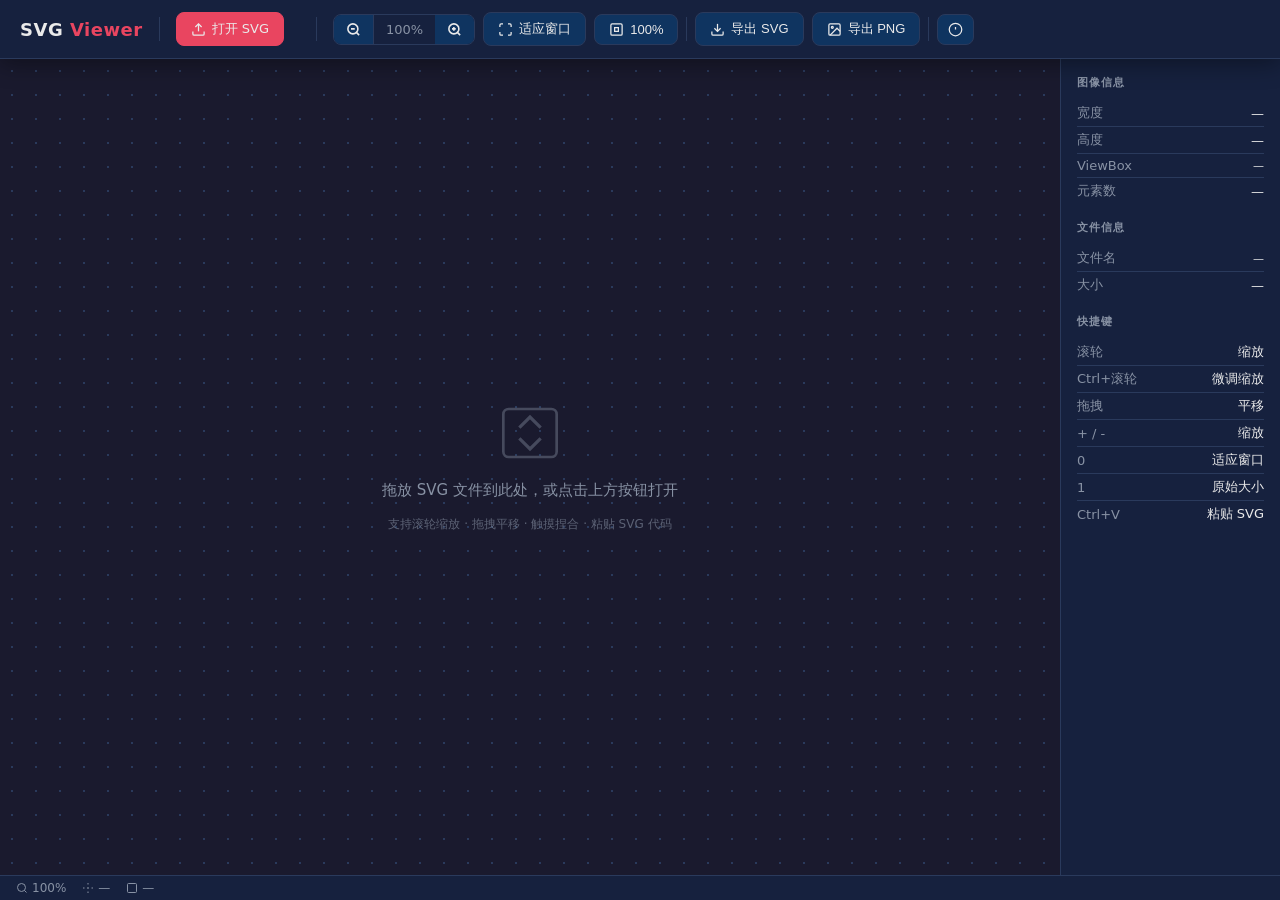
<file: A5/index.html>
<!DOCTYPE html>
<html lang="zh-CN">
<head>
  <meta charset="UTF-8" />
  <meta name="viewport" content="width=device-width, initial-scale=1.0, maximum-scale=1.0, user-scalable=no" />
  <title>SVG Viewer</title>
  <link rel="stylesheet" href="css/style.css" />
</head>
<body>

<!-- ═══════════════════════════ HEADER ═══════════════════════════ -->
<header>
  <h1>SVG <span>Viewer</span></h1>
  <div class="header-divider"></div>

  <!-- File open -->
  <input type="file" id="file-input" accept=".svg,image/svg+xml" />
  <label id="file-label" for="file-input" class="btn primary">
    <svg viewBox="0 0 24 24" fill="none" stroke="currentColor" stroke-width="2">
      <path d="M21 15v4a2 2 0 0 1-2 2H5a2 2 0 0 1-2-2v-4"/>
      <polyline points="17 8 12 3 7 8"/>
      <line x1="12" y1="3" x2="12" y2="15"/>
    </svg>
    打开 SVG
  </label>
  <span id="file-name"></span>

  <div class="header-divider"></div>

  <!-- Zoom controls -->
  <div class="toolbar">
    <div class="zoom-group">
      <button class="btn btn-icon" id="btn-zoom-out" title="缩小 (-)">
        <svg viewBox="0 0 24 24" fill="none" stroke="currentColor" stroke-width="2.5">
          <circle cx="11" cy="11" r="8"/><line x1="21" y1="21" x2="16.65" y2="16.65"/>
          <line x1="8" y1="11" x2="14" y2="11"/>
        </svg>
      </button>
      <span id="zoom-display">100%</span>
      <button class="btn btn-icon" id="btn-zoom-in" title="放大 (+)">
        <svg viewBox="0 0 24 24" fill="none" stroke="currentColor" stroke-width="2.5">
          <circle cx="11" cy="11" r="8"/><line x1="21" y1="21" x2="16.65" y2="16.65"/>
          <line x1="11" y1="8" x2="11" y2="14"/><line x1="8" y1="11" x2="14" y2="11"/>
        </svg>
      </button>
    </div>

    <button class="btn" id="btn-fit" title="适应窗口 (0)">
      <svg viewBox="0 0 24 24" fill="none" stroke="currentColor" stroke-width="2">
        <path d="M8 3H5a2 2 0 0 0-2 2v3m18 0V5a2 2 0 0 0-2-2h-3m0 18h3a2 2 0 0 0 2-2v-3M3 16v3a2 2 0 0 0 2 2h3"/>
      </svg>
      适应窗口
    </button>

    <button class="btn" id="btn-actual" title="原始大小 (1)">
      <svg viewBox="0 0 24 24" fill="none" stroke="currentColor" stroke-width="2">
        <rect x="3" y="3" width="18" height="18" rx="2"/>
        <path d="M9 9h6v6H9z"/>
      </svg>
      100%
    </button>

    <div class="header-divider"></div>

    <button class="btn" id="btn-export-svg">
      <svg viewBox="0 0 24 24" fill="none" stroke="currentColor" stroke-width="2">
        <path d="M21 15v4a2 2 0 0 1-2 2H5a2 2 0 0 1-2-2v-4"/>
        <polyline points="7 10 12 15 17 10"/>
        <line x1="12" y1="15" x2="12" y2="3"/>
      </svg>
      导出 SVG
    </button>

    <button class="btn" id="btn-export-png">
      <svg viewBox="0 0 24 24" fill="none" stroke="currentColor" stroke-width="2">
        <rect x="3" y="3" width="18" height="18" rx="2"/><circle cx="8.5" cy="8.5" r="1.5"/>
        <polyline points="21 15 16 10 5 21"/>
      </svg>
      导出 PNG
    </button>

    <div class="header-divider"></div>

    <button class="btn btn-icon" id="btn-toggle-panel" title="信息面板">
      <svg viewBox="0 0 24 24" fill="none" stroke="currentColor" stroke-width="2">
        <circle cx="12" cy="12" r="10"/>
        <line x1="12" y1="8" x2="12" y2="12"/>
        <line x1="12" y1="16" x2="12.01" y2="16"/>
      </svg>
    </button>
  </div>
</header>

<!-- ════════════════════════════ MAIN ════════════════════════════ -->
<div class="main">

  <!-- Canvas -->
  <div id="canvas-wrapper">

    <!-- Drop overlay -->
    <div id="drop-overlay">
      <svg viewBox="0 0 24 24" fill="none" stroke="currentColor" stroke-width="1.5">
        <path d="M21 15v4a2 2 0 0 1-2 2H5a2 2 0 0 1-2-2v-4"/>
        <polyline points="17 8 12 3 7 8"/>
        <line x1="12" y1="3" x2="12" y2="15"/>
      </svg>
      <p>释放以加载 SVG</p>
    </div>

    <!-- Empty state hint -->
    <div id="empty-hint">
      <svg viewBox="0 0 24 24" fill="none" stroke="currentColor" stroke-width="1">
        <rect x="2" y="3" width="20" height="18" rx="2"/>
        <path d="M8 10l4-4 4 4M8 14l4 4 4-4" stroke-width="1.2"/>
      </svg>
      <p>拖放 SVG 文件到此处，或点击上方按钮打开</p>
      <small>支持滚轮缩放 · 拖拽平移 · 触摸捏合 · 粘贴 SVG 代码</small>
    </div>

    <!-- SVG renders here -->
    <div id="svg-container"></div>
  </div>

  <!-- Info panel -->
  <aside id="info-panel">
    <div class="panel-section">
      <h3>图像信息</h3>
      <div class="info-row">
        <span class="info-label">宽度</span>
        <span class="info-value" id="info-width">—</span>
      </div>
      <div class="info-row">
        <span class="info-label">高度</span>
        <span class="info-value" id="info-height">—</span>
      </div>
      <div class="info-row">
        <span class="info-label">ViewBox</span>
        <span class="info-value" id="info-viewbox" style="font-size:11px">—</span>
      </div>
      <div class="info-row">
        <span class="info-label">元素数</span>
        <span class="info-value" id="info-element-count">—</span>
      </div>
    </div>
    <div class="panel-section">
      <h3>文件信息</h3>
      <div class="info-row">
        <span class="info-label">文件名</span>
        <span class="info-value" id="info-filename" style="font-size:11px;word-break:break-all">—</span>
      </div>
      <div class="info-row">
        <span class="info-label">大小</span>
        <span class="info-value" id="info-filesize">—</span>
      </div>
    </div>
    <div class="panel-section">
      <h3>快捷键</h3>
      <div class="info-row"><span class="info-label">滚轮</span><span class="info-value">缩放</span></div>
      <div class="info-row"><span class="info-label">Ctrl+滚轮</span><span class="info-value">微调缩放</span></div>
      <div class="info-row"><span class="info-label">拖拽</span><span class="info-value">平移</span></div>
      <div class="info-row"><span class="info-label">+ / -</span><span class="info-value">缩放</span></div>
      <div class="info-row"><span class="info-label">0</span><span class="info-value">适应窗口</span></div>
      <div class="info-row"><span class="info-label">1</span><span class="info-value">原始大小</span></div>
      <div class="info-row"><span class="info-label">Ctrl+V</span><span class="info-value">粘贴 SVG</span></div>
    </div>
  </aside>

</div>

<!-- ════════════════════════════ STATUS BAR ══════════════════════ -->
<div id="status-bar">
  <span title="缩放比例">
    <svg width="12" height="12" viewBox="0 0 24 24" fill="none" stroke="currentColor" stroke-width="2">
      <circle cx="11" cy="11" r="8"/><line x1="21" y1="21" x2="16.65" y2="16.65"/>
    </svg>
    <span id="status-zoom">100%</span>
  </span>
  <span title="鼠标坐标">
    <svg width="12" height="12" viewBox="0 0 24 24" fill="none" stroke="currentColor" stroke-width="2">
      <circle cx="12" cy="12" r="1"/><path d="M12 2v3M12 19v3M2 12h3M19 12h3"/>
    </svg>
    <span id="status-pos">—</span>
  </span>
  <span title="图像尺寸">
    <svg width="12" height="12" viewBox="0 0 24 24" fill="none" stroke="currentColor" stroke-width="2">
      <rect x="3" y="3" width="18" height="18" rx="2"/>
    </svg>
    <span id="status-dim">—</span>
  </span>
  <span id="status-msg"></span>
</div>

<!-- Toast -->
<div id="toast"></div>

<script src="js/main.js"></script>
</body>
</html>
</file>
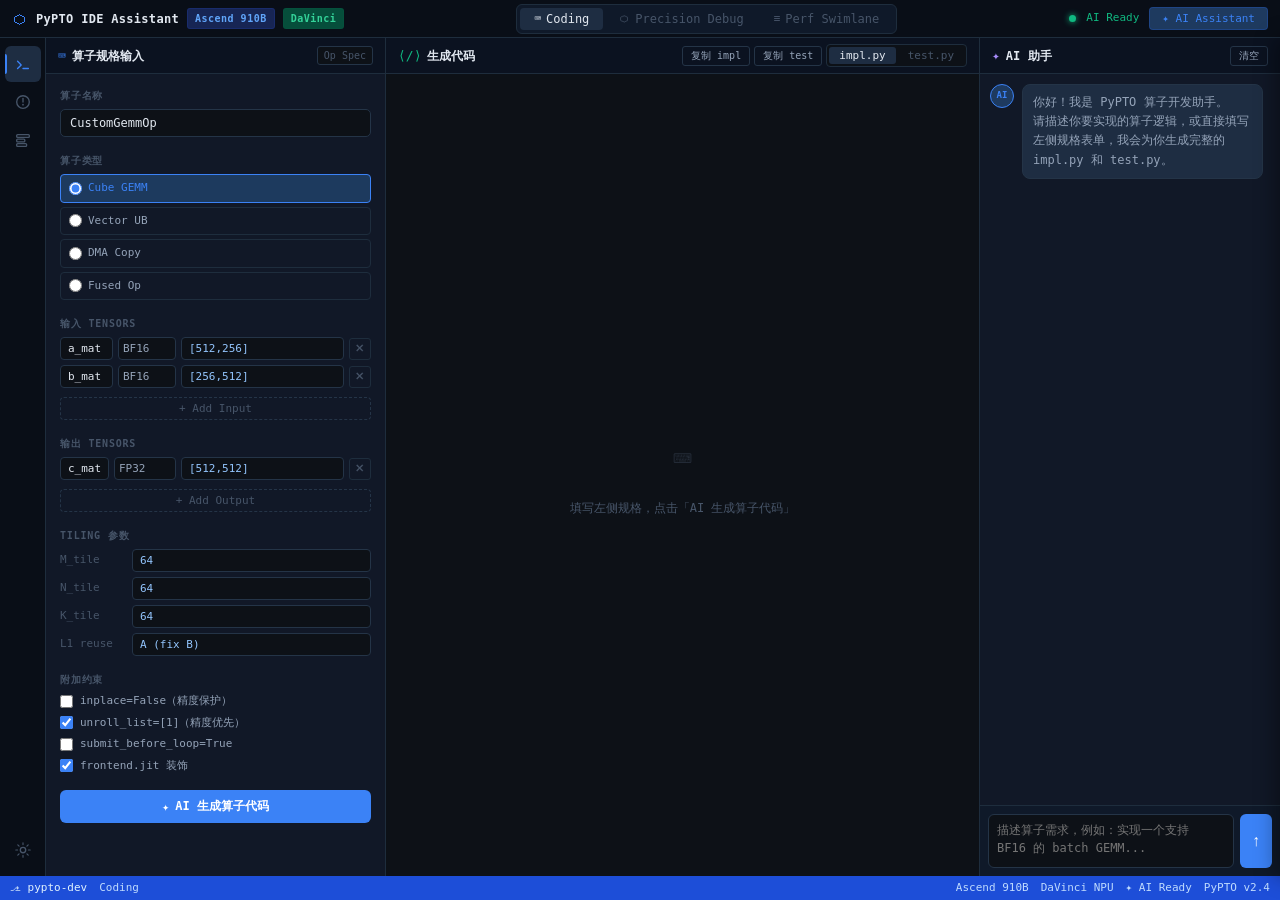
<file: op-ide-assistant/index.html>
<!DOCTYPE html>
<html lang="zh-CN">
<head>
<meta charset="UTF-8">
<meta name="viewport" content="width=device-width, initial-scale=1.0">
<title>PyPTO IDE Assistant — Ascend 910B</title>
<link rel="stylesheet" href="css/ide.css">
<link rel="stylesheet" href="css/components.css">
</head>
<body>

<!-- ═══════════════════════════════ TITLE BAR ═══════════════════════════════ -->
<div id="titlebar">
  <div class="tb-left">
    <span class="tb-icon">⬡</span>
    <span class="tb-title">PyPTO IDE Assistant</span>
    <span class="tb-badge chip">Ascend 910B</span>
    <span class="tb-badge framework">DaVinci</span>
  </div>
  <div class="tb-center">
    <div class="tb-tabs">
      <button class="tb-tab active" data-scenario="coding" onclick="switchScenario('coding')">
        <span class="tab-icon">⌨</span> Coding
      </button>
      <button class="tb-tab" data-scenario="precision" onclick="switchScenario('precision')">
        <span class="tab-icon">⬡</span> Precision Debug
      </button>
      <button class="tb-tab" data-scenario="swimlane" onclick="switchScenario('swimlane')">
        <span class="tab-icon">≡</span> Perf Swimlane
      </button>
    </div>
  </div>
  <div class="tb-right">
    <span class="tb-status-dot"></span>
    <span class="tb-status-text">AI Ready</span>
    <button class="tb-btn" onclick="toggleAIPanel()">✦ AI Assistant</button>
  </div>
</div>

<!-- ═══════════════════════════════ MAIN LAYOUT ══════════════════════════════ -->
<div id="main-layout">

  <!-- ── ACTIVITY BAR ── -->
  <div id="activity-bar">
    <div class="ab-group">
      <button class="ab-btn active" data-scenario="coding" onclick="switchScenario('coding')" title="算子 Coding">
        <svg viewBox="0 0 20 20" fill="none"><polyline points="4,7 8,11 4,15" stroke="currentColor" stroke-width="1.5" stroke-linecap="round" stroke-linejoin="round"/><line x1="10" y1="15" x2="16" y2="15" stroke="currentColor" stroke-width="1.5" stroke-linecap="round"/></svg>
      </button>
      <button class="ab-btn" data-scenario="precision" onclick="switchScenario('precision')" title="精度调试">
        <svg viewBox="0 0 20 20" fill="none"><circle cx="10" cy="10" r="7" stroke="currentColor" stroke-width="1.5"/><line x1="10" y1="6" x2="10" y2="10" stroke="currentColor" stroke-width="1.5" stroke-linecap="round"/><circle cx="10" cy="13" r="1" fill="currentColor"/></svg>
      </button>
      <button class="ab-btn" data-scenario="swimlane" onclick="switchScenario('swimlane')" title="性能泳道图">
        <svg viewBox="0 0 20 20" fill="none"><rect x="3" y="4" width="14" height="3" rx="1" stroke="currentColor" stroke-width="1.5"/><rect x="3" y="9" width="9" height="3" rx="1" stroke="currentColor" stroke-width="1.5"/><rect x="3" y="14" width="11" height="3" rx="1" stroke="currentColor" stroke-width="1.5"/></svg>
      </button>
    </div>
    <div class="ab-group ab-bottom">
      <button class="ab-btn" title="设置">
        <svg viewBox="0 0 20 20" fill="none"><circle cx="10" cy="10" r="3" stroke="currentColor" stroke-width="1.5"/><path d="M10 2v2M10 16v2M2 10h2M16 10h2M4.22 4.22l1.42 1.42M14.36 14.36l1.42 1.42M4.22 15.78l1.42-1.42M14.36 5.64l1.42-1.42" stroke="currentColor" stroke-width="1.3" stroke-linecap="round"/></svg>
      </button>
    </div>
  </div>

  <!-- ── EDITOR AREA ── -->
  <div id="editor-area">

    <!-- ============================== SCENARIO: CODING ============================== -->
    <div id="scenario-coding" class="scenario active">

      <!-- Left: Spec Input Panel -->
      <div class="panel panel-left" style="width:340px;min-width:260px;max-width:400px;">
        <div class="panel-header">
          <span class="ph-icon" style="color:#3b82f6">⌨</span>
          <span class="ph-title">算子规格输入</span>
          <span class="ph-badge">Op Spec</span>
        </div>
        <div class="panel-body scroll">

          <div class="form-section">
            <div class="form-label">算子名称</div>
            <input class="form-input" id="op-name" placeholder="e.g. MyGemmOp" value="CustomGemmOp">
          </div>

          <div class="form-section">
            <div class="form-label">算子类型</div>
            <div class="radio-group">
              <label class="radio-opt active" data-val="gemm"><input type="radio" name="op-type" value="gemm" checked> Cube GEMM</label>
              <label class="radio-opt" data-val="vector"><input type="radio" name="op-type" value="vector"> Vector UB</label>
              <label class="radio-opt" data-val="dma"><input type="radio" name="op-type" value="dma"> DMA Copy</label>
              <label class="radio-opt" data-val="fused"><input type="radio" name="op-type" value="fused"> Fused Op</label>
            </div>
          </div>

          <div class="form-section">
            <div class="form-label">输入 Tensors</div>
            <div id="input-tensors-list">
              <div class="tensor-row" data-idx="0">
                <input class="ti-name" placeholder="a_mat" value="a_mat">
                <select class="ti-dtype">
                  <option>BF16</option><option>FP16</option><option>FP32</option><option>INT8</option>
                </select>
                <input class="ti-shape" placeholder="[M,K]" value="[512,256]">
                <button class="ti-del" onclick="removeTensor(this)">✕</button>
              </div>
              <div class="tensor-row" data-idx="1">
                <input class="ti-name" placeholder="b_mat" value="b_mat">
                <select class="ti-dtype">
                  <option>BF16</option><option>FP16</option><option>FP32</option><option>INT8</option>
                </select>
                <input class="ti-shape" placeholder="[K,N]" value="[256,512]">
                <button class="ti-del" onclick="removeTensor(this)">✕</button>
              </div>
            </div>
            <button class="btn-add" onclick="addInputTensor()">+ Add Input</button>
          </div>

          <div class="form-section">
            <div class="form-label">输出 Tensors</div>
            <div id="output-tensors-list">
              <div class="tensor-row out-row" data-idx="0">
                <input class="ti-name" placeholder="c_mat" value="c_mat">
                <select class="ti-dtype">
                  <option>FP32</option><option>BF16</option><option>FP16</option><option>INT32</option>
                </select>
                <input class="ti-shape" placeholder="[M,N]" value="[512,512]">
                <button class="ti-del" onclick="removeTensor(this)">✕</button>
              </div>
            </div>
            <button class="btn-add" onclick="addOutputTensor()">+ Add Output</button>
          </div>

          <div class="form-section">
            <div class="form-label">Tiling 参数</div>
            <div class="kv-grid">
              <div class="kv-row">
                <span class="kv-k">M_tile</span>
                <input class="kv-v" id="m-tile" value="64">
              </div>
              <div class="kv-row">
                <span class="kv-k">N_tile</span>
                <input class="kv-v" id="n-tile" value="64">
              </div>
              <div class="kv-row">
                <span class="kv-k">K_tile</span>
                <input class="kv-v" id="k-tile" value="64">
              </div>
              <div class="kv-row">
                <span class="kv-k">L1 reuse</span>
                <select class="kv-v" id="l1-reuse">
                  <option value="A">A (fix B)</option>
                  <option value="B">B (fix A)</option>
                  <option value="none">none</option>
                </select>
              </div>
            </div>
          </div>

          <div class="form-section">
            <div class="form-label">附加约束</div>
            <div class="check-list">
              <label class="ck-item"><input type="checkbox" id="ck-inplace"> inplace=False（精度保护）</label>
              <label class="ck-item"><input type="checkbox" id="ck-unroll" checked> unroll_list=[1]（精度优先）</label>
              <label class="ck-item"><input type="checkbox" id="ck-submit"> submit_before_loop=True</label>
              <label class="ck-item"><input type="checkbox" id="ck-jit" checked> frontend.jit 装饰</label>
            </div>
          </div>

          <button class="btn-primary full-width" onclick="generateCode()">
            <span>✦</span> AI 生成算子代码
          </button>

        </div>
      </div>

      <!-- Center: Generated Code -->
      <div class="panel panel-center flex-grow">
        <div class="panel-header">
          <span class="ph-icon" style="color:#10b981">⟨/⟩</span>
          <span class="ph-title">生成代码</span>
          <div class="ph-actions">
            <button class="ph-act-btn" onclick="copyCode('code-impl')">复制 impl</button>
            <button class="ph-act-btn" onclick="copyCode('code-test')">复制 test</button>
            <div class="file-tabs">
              <button class="ftab active" data-tab="impl" onclick="switchCodeTab('impl',this)">impl.py</button>
              <button class="ftab" data-tab="test" onclick="switchCodeTab('test',this)">test.py</button>
            </div>
          </div>
        </div>
        <div class="panel-body" style="padding:0;position:relative;">
          <div id="code-impl" class="code-pane active">
            <div class="code-placeholder">
              <div class="cp-icon">⌨</div>
              <div class="cp-text">填写左侧规格，点击「AI 生成算子代码」</div>
            </div>
          </div>
          <div id="code-test" class="code-pane">
            <div class="code-placeholder">
              <div class="cp-icon">⟨/⟩</div>
              <div class="cp-text">生成 impl.py 后自动生成对应 test.py</div>
            </div>
          </div>

          <!-- Constraint Checker Overlay -->
          <div id="constraint-panel" class="constraint-panel hidden">
            <div class="ct-header">
              <span class="ct-title">⚡ 实时约束检查</span>
              <button onclick="this.closest('.constraint-panel').classList.add('hidden')">✕</button>
            </div>
            <div id="constraint-list"></div>
          </div>
        </div>
      </div>

      <!-- Right: AI Chat -->
      <div class="panel panel-right" style="width:300px;min-width:240px;">
        <div class="panel-header">
          <span class="ph-icon" style="color:#a78bfa">✦</span>
          <span class="ph-title">AI 助手</span>
          <button class="ph-act-btn" onclick="clearChat('coding-chat')">清空</button>
        </div>
        <div class="panel-body flex-col" style="padding:0;">
          <div class="chat-messages" id="coding-chat">
            <div class="chat-msg ai">
              <div class="cm-avatar">AI</div>
              <div class="cm-bubble">你好！我是 PyPTO 算子开发助手。<br>请描述你要实现的算子逻辑，或直接填写左侧规格表单，我会为你生成完整的 impl.py 和 test.py。</div>
            </div>
          </div>
          <div class="chat-input-area">
            <textarea class="chat-input" id="coding-input" placeholder="描述算子需求，例如：实现一个支持 BF16 的 batch GEMM..." onkeydown="handleChatKey(event,'coding')"></textarea>
            <button class="chat-send" onclick="sendChat('coding')">↑</button>
          </div>
        </div>
      </div>
    </div>

    <!-- ============================== SCENARIO: PRECISION DEBUG ============================== -->
    <div id="scenario-precision" class="scenario">

      <!-- Left: Compute Graph -->
      <div class="panel panel-left" style="width:480px;min-width:360px;flex-shrink:0;">
        <div class="panel-header">
          <span class="ph-icon" style="color:#3b82f6">⬡</span>
          <span class="ph-title">计算图</span>
          <div class="ph-actions">
            <button class="ph-act-btn active-toggle" id="risk-overlay-btn" onclick="toggleRiskOverlay()">精度风险</button>
            <button class="ph-act-btn" onclick="fitGraph()">Fit</button>
          </div>
        </div>
        <div class="panel-body" style="padding:0;position:relative;overflow:hidden;">
          <svg id="precision-graph" width="100%" height="100%">
            <defs>
              <filter id="glow-red"><feGaussianBlur stdDeviation="3" result="blur"/><feMerge><feMergeNode in="blur"/><feMergeNode in="SourceGraphic"/></feMerge></filter>
              <filter id="glow-orange"><feGaussianBlur stdDeviation="2" result="blur"/><feMerge><feMergeNode in="blur"/><feMergeNode in="SourceGraphic"/></feMerge></filter>
            </defs>
            <g id="pg-transform"></g>
          </svg>
          <div class="graph-legend">
            <div class="gl-item"><span class="gl-dot" style="background:#ef4444"></span>High Risk</div>
            <div class="gl-item"><span class="gl-dot" style="background:#f97316"></span>Medium</div>
            <div class="gl-item"><span class="gl-dot" style="background:#10b981"></span>Normal</div>
            <div class="gl-item"><span class="gl-dot" style="background:#3b82f6;border:2px dashed #60a5fa;background:transparent"></span>Checkpoint</div>
          </div>
        </div>
      </div>

      <!-- Center: Debug Workbench -->
      <div class="panel panel-center flex-grow">
        <div class="panel-header">
          <span class="ph-icon" style="color:#ef4444">⊘</span>
          <span class="ph-title">精度调试工作台</span>
          <div class="ph-actions">
            <button class="ph-act-btn" onclick="runBinarySearch()">⟳ 二分定位</button>
            <button class="ph-act-btn" onclick="insertCheckpoint()">+ 插入检查点</button>
          </div>
        </div>
        <div class="panel-body scroll" style="padding:16px;">

          <div class="debug-section" id="selected-op-info">
            <div class="ds-title">选中算子</div>
            <div class="ds-placeholder">← 点击计算图中的算子节点</div>
          </div>

          <div class="debug-section">
            <div class="ds-title">精度风险矩阵</div>
            <div class="risk-matrix" id="risk-matrix"></div>
          </div>

          <div class="debug-section">
            <div class="ds-title">修复策略推荐</div>
            <div id="workaround-list" class="wa-list">
              <div class="wa-item prio-1">
                <div class="wa-prio">P1</div>
                <div class="wa-content">
                  <div class="wa-name">frontend.jit 装饰</div>
                  <div class="wa-desc">在 kernel 函数上添加 <code>@pypto.frontend.jit</code>，触发编译器精度优化路径</div>
                  <div class="wa-actions"><button class="btn-mini apply-btn" onclick="applyWorkaround('jit')">应用</button><button class="btn-mini" onclick="previewWorkaround('jit')">预览</button></div>
                </div>
              </div>
              <div class="wa-item prio-2">
                <div class="wa-prio">P2</div>
                <div class="wa-content">
                  <div class="wa-name">inplace=False</div>
                  <div class="wa-desc">为 inplace 算子添加 <code>inplace=False</code> 参数，避免数据覆盖精度损失</div>
                  <div class="wa-actions"><button class="btn-mini apply-btn" onclick="applyWorkaround('inplace')">应用</button><button class="btn-mini" onclick="previewWorkaround('inplace')">预览</button></div>
                </div>
              </div>
              <div class="wa-item prio-3">
                <div class="wa-prio">P3</div>
                <div class="wa-content">
                  <div class="wa-name">unroll_list=[1]</div>
                  <div class="wa-desc">关闭 loop unroll 展开，消除浮点累积误差</div>
                  <div class="wa-actions"><button class="btn-mini apply-btn" onclick="applyWorkaround('unroll')">应用</button><button class="btn-mini" onclick="previewWorkaround('unroll')">预览</button></div>
                </div>
              </div>
              <div class="wa-item prio-4">
                <div class="wa-prio">P4</div>
                <div class="wa-content">
                  <div class="wa-name">submit_before_loop=True</div>
                  <div class="wa-desc">在循环前强制 pipeline submit，确保中间结果刷写</div>
                  <div class="wa-actions"><button class="btn-mini apply-btn" onclick="applyWorkaround('submit')">应用</button><button class="btn-mini" onclick="previewWorkaround('submit')">预览</button></div>
                </div>
              </div>
              <div class="wa-item prio-5">
                <div class="wa-prio">P5</div>
                <div class="wa-content">
                  <div class="wa-name">+0.0 精度技巧</div>
                  <div class="wa-desc">关键累加点插入 <code>tensor = tensor + 0.0</code> 强制类型提升</div>
                  <div class="wa-actions"><button class="btn-mini apply-btn" onclick="applyWorkaround('plus0')">应用</button><button class="btn-mini" onclick="previewWorkaround('plus0')">预览</button></div>
                </div>
              </div>
              <div class="wa-item prio-6">
                <div class="wa-prio">P6</div>
                <div class="wa-content">
                  <div class="wa-name">Shape 调整</div>
                  <div class="wa-desc">调整 tile shape 使边界对齐 32B，消除 padding 引入的精度问题</div>
                  <div class="wa-actions"><button class="btn-mini apply-btn" onclick="applyWorkaround('shape')">应用</button><button class="btn-mini" onclick="previewWorkaround('shape')">预览</button></div>
                </div>
              </div>
            </div>
          </div>

          <div class="debug-section" id="checkpoint-section" style="display:none;">
            <div class="ds-title">检查点对比</div>
            <div id="checkpoint-results"></div>
          </div>

        </div>
      </div>

      <!-- Right: AI Precision Chat -->
      <div class="panel panel-right" style="width:300px;min-width:240px;">
        <div class="panel-header">
          <span class="ph-icon" style="color:#ef4444">✦</span>
          <span class="ph-title">精度分析助手</span>
          <button class="ph-act-btn" onclick="clearChat('precision-chat')">清空</button>
        </div>
        <div class="panel-body flex-col" style="padding:0;">
          <div class="chat-messages" id="precision-chat">
            <div class="chat-msg ai">
              <div class="cm-avatar">AI</div>
              <div class="cm-bubble">精度调试助手已就绪。<br>点击计算图中的节点，我会分析该算子的精度风险并推荐修复策略。</div>
            </div>
          </div>
          <div class="chat-input-area">
            <textarea class="chat-input" id="precision-input" placeholder="描述精度问题，例如：softmax 输出与 PyTorch 对比误差超过 1e-3..." onkeydown="handleChatKey(event,'precision')"></textarea>
            <button class="chat-send" onclick="sendChat('precision')">↑</button>
          </div>
        </div>
      </div>
    </div>

    <!-- ============================== SCENARIO: SWIMLANE ============================== -->
    <div id="scenario-swimlane" class="scenario">

      <!-- Left: Config -->
      <div class="panel panel-left" style="width:280px;min-width:220px;flex-shrink:0;">
        <div class="panel-header">
          <span class="ph-icon" style="color:#f97316">≡</span>
          <span class="ph-title">任务配置</span>
        </div>
        <div class="panel-body scroll" style="padding:14px;">

          <div class="form-section">
            <div class="form-label">Profile 数据源</div>
            <div class="file-drop-area" id="profile-drop" onclick="document.getElementById('profile-file').click()">
              <input type="file" id="profile-file" style="display:none" accept=".json,.csv" onchange="loadProfile(this)">
              <div class="fda-icon">⬆</div>
              <div class="fda-text">拖拽 profile JSON/CSV<br>或点击上传</div>
            </div>
            <button class="btn-secondary full-width" style="margin-top:8px;" onclick="loadDemoProfile()">载入演示数据</button>
          </div>

          <div class="form-section">
            <div class="form-label">AIC 核数</div>
            <input class="form-input" id="aic-count" value="24" type="number" min="1" max="64">
          </div>
          <div class="form-section">
            <div class="form-label">AIV 核数</div>
            <input class="form-input" id="aiv-count" value="24" type="number" min="1" max="64">
          </div>

          <div class="form-section">
            <div class="form-label">高亮模式</div>
            <div class="radio-group">
              <label class="radio-opt active"><input type="radio" name="highlight-mode" value="bubble" checked> Bubble 检测</label>
              <label class="radio-opt"><input type="radio" name="highlight-mode" value="hot"> 热点任务</label>
              <label class="radio-opt"><input type="radio" name="highlight-mode" value="imbalance"> 负载不均</label>
            </div>
          </div>

          <button class="btn-primary full-width" onclick="analyzePerf()">
            <span>✦</span> AI 分析性能瓶颈
          </button>

          <div class="stat-cards" id="perf-stats" style="margin-top:16px;">
            <div class="sc-card">
              <div class="sc-label">核利用率</div>
              <div class="sc-val" id="st-util">—</div>
            </div>
            <div class="sc-card">
              <div class="sc-label">Bubble 率</div>
              <div class="sc-val warning" id="st-bubble">—</div>
            </div>
            <div class="sc-card">
              <div class="sc-label">最长任务</div>
              <div class="sc-val" id="st-longest">—</div>
            </div>
            <div class="sc-card">
              <div class="sc-label">负载方差</div>
              <div class="sc-val" id="st-variance">—</div>
            </div>
          </div>

        </div>
      </div>

      <!-- Center: Canvas -->
      <div class="panel panel-center flex-grow" style="min-width:0;">
        <div class="panel-header">
          <span class="ph-icon" style="color:#f97316">≡</span>
          <span class="ph-title">任务泳道图</span>
          <div class="ph-actions">
            <div class="legend-row">
              <span class="lg-dot" style="background:#3b82f6"></span><span>DMA</span>
              <span class="lg-dot" style="background:#f97316"></span><span>Cube</span>
              <span class="lg-dot" style="background:#10b981"></span><span>Vector</span>
              <span class="lg-dot bubble-dot"></span><span>Bubble</span>
            </div>
            <button class="ph-act-btn" onclick="zoomSwimlane(1.2)">+</button>
            <button class="ph-act-btn" onclick="zoomSwimlane(0.8)">−</button>
            <button class="ph-act-btn" onclick="resetSwimlane()">Fit</button>
          </div>
        </div>
        <div class="panel-body" style="padding:0;position:relative;overflow:hidden;">
          <canvas id="swimlane-canvas"></canvas>
          <div id="swimlane-placeholder" class="canvas-placeholder">
            <div class="cp-icon">≡</div>
            <div class="cp-text">载入 Profile 数据后展示泳道图<br>或点击「载入演示数据」快速体验</div>
          </div>
          <div id="task-tooltip" class="task-tooltip hidden"></div>
        </div>
        <div id="timeline-ruler" class="timeline-ruler"></div>
      </div>

      <!-- Right: Optimization -->
      <div class="panel panel-right" style="width:320px;min-width:260px;">
        <div class="panel-header">
          <span class="ph-icon" style="color:#f97316">✦</span>
          <span class="ph-title">优化建议</span>
          <span class="ph-badge" id="opt-score-badge">—</span>
        </div>
        <div class="panel-body flex-col" style="padding:0;">
          <div class="scroll" style="padding:12px;flex:1 1 0;overflow-y:auto;" id="opt-list">
            <div class="opt-placeholder">点击「AI 分析性能瓶颈」后查看优化建议</div>
          </div>
          <div class="chat-divider">AI 性能助手</div>
          <div class="chat-messages short" id="swimlane-chat">
            <div class="chat-msg ai">
              <div class="cm-avatar">AI</div>
              <div class="cm-bubble">性能分析助手已就绪。载入 profile 数据后我会自动分析 bubble、负载不均等问题。</div>
            </div>
          </div>
          <div class="chat-input-area">
            <textarea class="chat-input" id="swimlane-input" placeholder="询问性能优化问题..." onkeydown="handleChatKey(event,'swimlane')"></textarea>
            <button class="chat-send" onclick="sendChat('swimlane')">↑</button>
          </div>
        </div>
      </div>
    </div>

  </div><!-- end editor-area -->

</div><!-- end main-layout -->

<!-- ═══════════════════════════════ STATUS BAR ═══════════════════════════════ -->
<div id="statusbar">
  <div class="sb-left">
    <span class="sb-item sb-branch">⎇ pypto-dev</span>
    <span class="sb-item" id="sb-scenario">Coding</span>
  </div>
  <div class="sb-right">
    <span class="sb-item" id="sb-chip">Ascend 910B</span>
    <span class="sb-item">DaVinci NPU</span>
    <span class="sb-item" id="sb-ai-status">✦ AI Ready</span>
    <span class="sb-item">PyPTO v2.4</span>
  </div>
</div>

<!-- ═══════════════════════════════ AI SIDE PANEL ════════════════════════════ -->
<div id="ai-side-panel" class="hidden">
  <div class="asp-header">
    <span class="asp-title">✦ PyPTO AI Assistant</span>
    <button class="asp-close" onclick="toggleAIPanel()">✕</button>
  </div>
  <div class="asp-tabs">
    <button class="asp-tab active" onclick="switchAspTab('chat',this)">Chat</button>
    <button class="asp-tab" onclick="switchAspTab('snippets',this)">代码片段</button>
    <button class="asp-tab" onclick="switchAspTab('docs',this)">API 文档</button>
  </div>
  <div class="asp-body" id="asp-chat-panel">
    <div class="chat-messages tall" id="global-chat">
      <div class="chat-msg ai">
        <div class="cm-avatar">AI</div>
        <div class="cm-bubble">PyPTO AI 全局助手。你可以问我任何关于算子开发、精度调试、性能优化的问题。</div>
      </div>
    </div>
    <div class="chat-input-area">
      <textarea class="chat-input" id="global-input" placeholder="Ask anything about PyPTO..." onkeydown="handleChatKey(event,'global')"></textarea>
      <button class="chat-send" onclick="sendChat('global')">↑</button>
    </div>
  </div>
  <div class="asp-body hidden" id="asp-snippets-panel">
    <div class="snippet-list" id="snippet-list"></div>
  </div>
  <div class="asp-body hidden" id="asp-docs-panel">
    <div class="docs-search">
      <input class="form-input" placeholder="搜索 API..." id="docs-search-input" oninput="searchDocs(this.value)">
    </div>
    <div class="docs-list" id="docs-list"></div>
  </div>
</div>

<script src="js/ide.js"></script>
<script src="js/coding.js"></script>
<script src="js/graph.js"></script>
<script src="js/swimlane.js"></script>
</body>
</html>
</file>
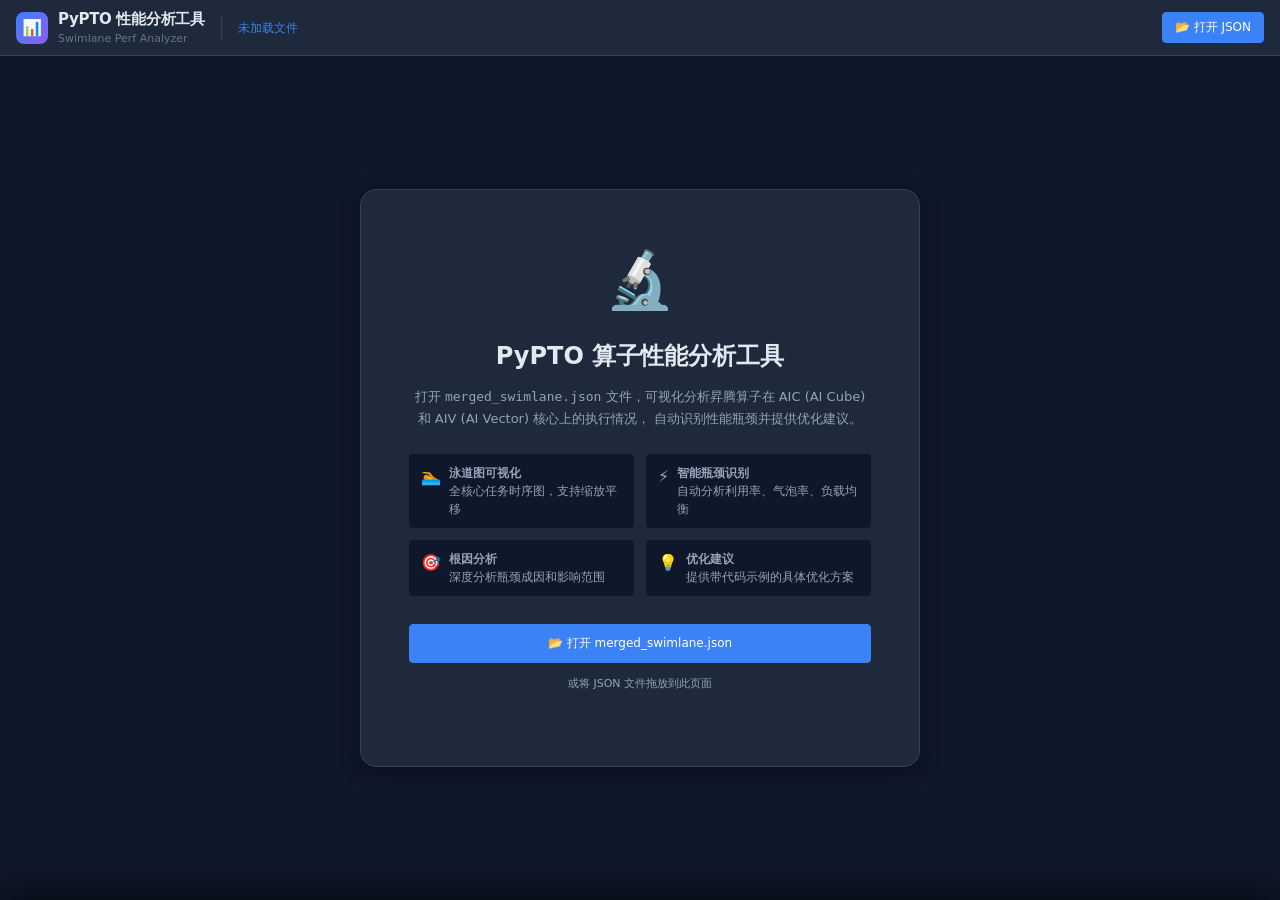
<file: pypto-swimlane-perf-tool/index.html>
<!DOCTYPE html>
<html lang="zh-CN">
<head>
  <meta charset="UTF-8">
  <meta name="viewport" content="width=device-width, initial-scale=1.0">
  <title>PyPTO 泳道图性能分析工具</title>
  <link rel="stylesheet" href="css/styles.css">
</head>
<body>

<div class="app-layout">

  <!-- ===== 顶部导航栏 ===== -->
  <header class="header">
    <div class="header-logo">
      <div class="header-logo-icon">📊</div>
      <div>
        <div class="header-title">PyPTO 性能分析工具</div>
        <div class="header-subtitle">Swimlane Perf Analyzer</div>
      </div>
    </div>

    <div class="header-divider"></div>

    <div class="header-file-info">
      <span id="fileName" class="file-name">未加载文件</span>
      <span id="eventCount" class="file-stats"></span>
      <span id="coreCount" class="file-stats"></span>
    </div>

    <div class="header-spacer"></div>

    <div class="header-controls">
      <button class="btn btn-primary" id="loadBtn">
        📂 打开 JSON
      </button>
      <input type="file" id="fileInput" accept=".json" style="display:none">
    </div>
  </header>

  <!-- ===== 主区域 ===== -->
  <div class="main-area">

    <!-- ===== 欢迎页 ===== -->
    <div id="welcomePanel">
      <div class="welcome-card">
        <div class="welcome-icon">🔬</div>
        <h1>PyPTO 算子性能分析工具</h1>
        <p>
          打开 <code>merged_swimlane.json</code> 文件，可视化分析昇腾算子在
          AIC (AI Cube) 和 AIV (AI Vector) 核心上的执行情况，
          自动识别性能瓶颈并提供优化建议。
        </p>
        <div class="welcome-features">
          <div class="welcome-feature">
            <span class="welcome-feature-icon">🏊</span>
            <div>
              <strong>泳道图可视化</strong><br>
              全核心任务时序图，支持缩放平移
            </div>
          </div>
          <div class="welcome-feature">
            <span class="welcome-feature-icon">⚡</span>
            <div>
              <strong>智能瓶颈识别</strong><br>
              自动分析利用率、气泡率、负载均衡
            </div>
          </div>
          <div class="welcome-feature">
            <span class="welcome-feature-icon">🎯</span>
            <div>
              <strong>根因分析</strong><br>
              深度分析瓶颈成因和影响范围
            </div>
          </div>
          <div class="welcome-feature">
            <span class="welcome-feature-icon">💡</span>
            <div>
              <strong>优化建议</strong><br>
              提供带代码示例的具体优化方案
            </div>
          </div>
        </div>
        <button class="btn btn-primary" id="loadBtn2" onclick="document.getElementById('fileInput').click()" style="width:100%;justify-content:center;padding:10px">
          📂 打开 merged_swimlane.json
        </button>
        <p class="drop-hint">或将 JSON 文件拖放到此页面</p>
      </div>
    </div>

    <!-- ===== 主内容区 ===== -->
    <div id="mainContent" style="display:none; flex-direction:column; flex:1; overflow:hidden;">

      <!-- 指标概览条 -->
      <div class="metrics-strip">
        <div class="metric-card" id="metricUtilization" style="border-left-color:#3B82F6">
          <div class="metric-card-title">平均核心利用率</div>
          <div class="metric-value">--</div>
          <div class="metric-subtitle">--</div>
          <canvas width="100" height="24"></canvas>
        </div>
        <div class="metric-card" id="metricBubble" style="border-left-color:#EF4444">
          <div class="metric-card-title">平均气泡率</div>
          <div class="metric-value">--</div>
          <div class="metric-subtitle">--</div>
          <canvas width="100" height="24"></canvas>
        </div>
        <div class="metric-card" id="metricBalance" style="border-left-color:#10B981">
          <div class="metric-card-title">负载均衡度</div>
          <div class="metric-value">--</div>
          <div class="metric-subtitle">--</div>
          <canvas width="100" height="24"></canvas>
        </div>
        <div class="metric-card" id="metricTime" style="border-left-color:#8B5CF6">
          <div class="metric-card-title">总执行时长</div>
          <div class="metric-value">--</div>
          <div class="metric-subtitle">--</div>
        </div>
        <div class="metric-card" id="metricRating" style="border-left-color:#F59E0B; min-width:110px">
          <div class="metric-card-title">综合评级</div>
          <div class="metric-stars">☆☆☆☆☆</div>
          <div class="metric-label">--</div>
          <div class="metric-score">-- 分</div>
        </div>
      </div>

      <!-- 内容分割 -->
      <div class="content-split">

        <!-- ===== 泳道图区域 ===== -->
        <div class="swimlane-area">
          <!-- 泳道工具栏 -->
          <div class="toolbar">
            <div class="toolbar-group">
              <button class="btn btn-sm btn-icon" id="fitBtn" title="适应视图">⊡</button>
              <button class="btn btn-sm btn-icon" id="zoomInBtn" title="放大">+</button>
              <button class="btn btn-sm btn-icon" id="zoomOutBtn" title="缩小">−</button>
              <button class="btn btn-sm btn-icon" id="exportBtn" title="导出图片">💾</button>
            </div>
            <div class="toolbar-divider"></div>
            <div class="toggle-group">
              <label class="toggle-label">
                <input type="checkbox" id="showAIC" checked>
                <span style="color:#60A5FA">AIC 核心</span>
              </label>
              <label class="toggle-label">
                <input type="checkbox" id="showAIV" checked>
                <span style="color:#34D399">AIV 核心</span>
              </label>
              <label class="toggle-label">
                <input type="checkbox" id="showBubbles" checked>
                <span>显示气泡</span>
              </label>
              <label class="toggle-label">
                <input type="checkbox" id="highlightBottlenecks" checked>
                <span>标记瓶颈</span>
              </label>
              <label class="toggle-label">
                <input type="checkbox" id="showGroups" checked>
                <span style="color:#A78BFA">分组标记</span>
              </label>
            </div>
            <div class="toolbar-divider"></div>
            <span style="font-size:11px; color:var(--text-muted)">
              滚轮缩放时间粒度 · Shift+滚轮横向平移 · 拖拽平移 · 点击行查看详情
            </span>
          </div>

          <!-- 泳道图视口: 单一滚动容器, 横纵均可滚动 -->
          <div class="swimlane-viewport" id="swimlaneViewport">
            <div class="swimlane-inner">
              <!-- 左侧标签: sticky left, 随内容纵向滚动 -->
              <div class="swimlane-labels" id="swimlaneLabel"></div>
              <!-- 主泳道 canvas -->
              <div id="swimlaneCanvas"></div>
            </div>
          </div>

          <!-- 核心点击详情浮层 -->
          <div id="coreDetailPanel" style="display:none; position:absolute; bottom:0; left:0; right:0; background:var(--bg-secondary); border-top:1px solid var(--border); z-index:10; max-height:200px; overflow-y:auto;"></div>
        </div>

        <!-- ===== 侧边分析面板 ===== -->
        <div class="sidebar">
          <div class="tab-nav">
            <button class="tab-btn active" data-tab="bottlenecks">
              瓶颈分析
              <span class="tab-badge" id="bottleneckCount">0</span>
            </button>
            <button class="tab-btn" data-tab="recommendations">
              优化建议
              <span class="tab-badge" id="recCount" style="background:var(--accent-blue)">0</span>
            </button>
            <button class="tab-btn" data-tab="charts">图表</button>
            <button class="tab-btn" data-tab="cores">核心详情</button>
          </div>

          <!-- Tab: 瓶颈分析 -->
          <div id="tab-bottlenecks" class="tab-panel active">
            <div style="font-size:11px; color:var(--text-muted); margin-bottom:4px;">
              点击瓶颈条目可在泳道图中高亮对应核心
            </div>
            <div id="bottleneckList">
              <div class="no-issues">
                <span class="no-issues-icon">🔍</span>
                <p>加载数据后自动分析</p>
              </div>
            </div>
          </div>

          <!-- Tab: 优化建议 -->
          <div id="tab-recommendations" class="tab-panel">
            <div style="font-size:11px; color:var(--text-muted); margin-bottom:4px;">
              点击展开查看详细说明和代码示例
            </div>
            <div id="recommendationList">
              <div class="no-issues">
                <span class="no-issues-icon">💡</span>
                <p>加载数据后生成建议</p>
              </div>
            </div>
          </div>

          <!-- Tab: 图表 -->
          <div id="tab-charts" class="tab-panel">
            <div class="charts-section">

              <div class="chart-block">
                <div class="chart-title">📊 AIC 核心利用率</div>
                <div class="chart-container" id="chartUtilAIC"></div>
              </div>

              <div class="chart-block">
                <div class="chart-title">📊 AIV 核心利用率</div>
                <div class="chart-container" id="chartUtilAIV"></div>
              </div>

              <div class="chart-block">
                <div class="chart-title">🫧 核心气泡率 (越低越好)</div>
                <div class="chart-container" id="chartBubble"></div>
              </div>

              <div class="chart-block">
                <div class="chart-title">🔥 利用率热力图</div>
                <div class="chart-container-sm" id="chartHeatmap"></div>
              </div>

              <div class="chart-block">
                <div class="chart-title">🎨 操作类型耗时分布 Top 10</div>
                <div class="chart-container-op" id="chartOps"></div>
              </div>

            </div>
          </div>

          <!-- Tab: 核心详情 -->
          <div id="tab-cores" class="tab-panel">
            <div class="table-filters">
              <select class="table-filter-select" id="coreTypeFilter">
                <option value="ALL">全部核心</option>
                <option value="AIC">AIC 核心</option>
                <option value="AIV">AIV 核心</option>
              </select>
              <input type="text" class="table-search" id="coreSearch" placeholder="搜索核心名称...">
            </div>
            <div class="core-table-wrap">
              <table class="core-table">
                <thead>
                  <tr>
                    <th>核心</th>
                    <th>任务数</th>
                    <th>活跃(μs)</th>
                    <th>利用率</th>
                    <th>气泡率</th>
                    <th>均值(μs)</th>
                    <th>峰值(μs)</th>
                    <th>空闲(μs)</th>
                  </tr>
                </thead>
                <tbody id="coreTableBody">
                  <tr>
                    <td colspan="8" style="text-align:center; color:var(--text-muted); padding:20px">
                      加载数据后显示
                    </td>
                  </tr>
                </tbody>
              </table>
            </div>
          </div>

        </div><!-- /sidebar -->
      </div><!-- /content-split -->
    </div><!-- /mainContent -->

  </div><!-- /main-area -->
</div><!-- /app-layout -->

<!-- 加载覆盖层 -->
<div id="loadingOverlay" style="display:none">
  <div class="loading-spinner"></div>
  <div class="loading-msg">正在加载...</div>
</div>

<!-- 错误提示 -->
<div id="errorToast" style="display:none"></div>

<!-- ===== 计算图面板 (从底部滑出) ===== -->
<div id="computeGraphPanel" class="cg-panel">
  <div class="cg-panel-resize" id="cgPanelResize"></div>
  <div class="cg-panel-header">
    <div class="cg-panel-title">
      <span class="cg-panel-icon">⊞</span>
      <span id="cgPanelTaskName">计算图</span>
    </div>
    <div class="cg-panel-header-right">
      <div id="cgPanelSummary" class="cg-panel-summary-inline"></div>
      <button class="cg-panel-close" id="cgPanelClose" title="关闭">✕</button>
    </div>
  </div>
  <div class="cg-panel-body">
    <div class="cg-panel-info" id="cgPanelInfo"></div>
    <div class="cg-panel-graph" id="cgPanelGraph">
      <div class="cg-empty">选择任务后显示计算图</div>
    </div>
  </div>
</div>

<!-- 脚本 (顺序重要) -->
<script src="js/parser.js"></script>
<script src="js/analyzer.js"></script>
<script src="js/swimlane.js"></script>
<script src="js/charts.js"></script>
<script src="js/compute-graph.js"></script>
<script src="js/main.js"></script>

</body>
</html>
</file>
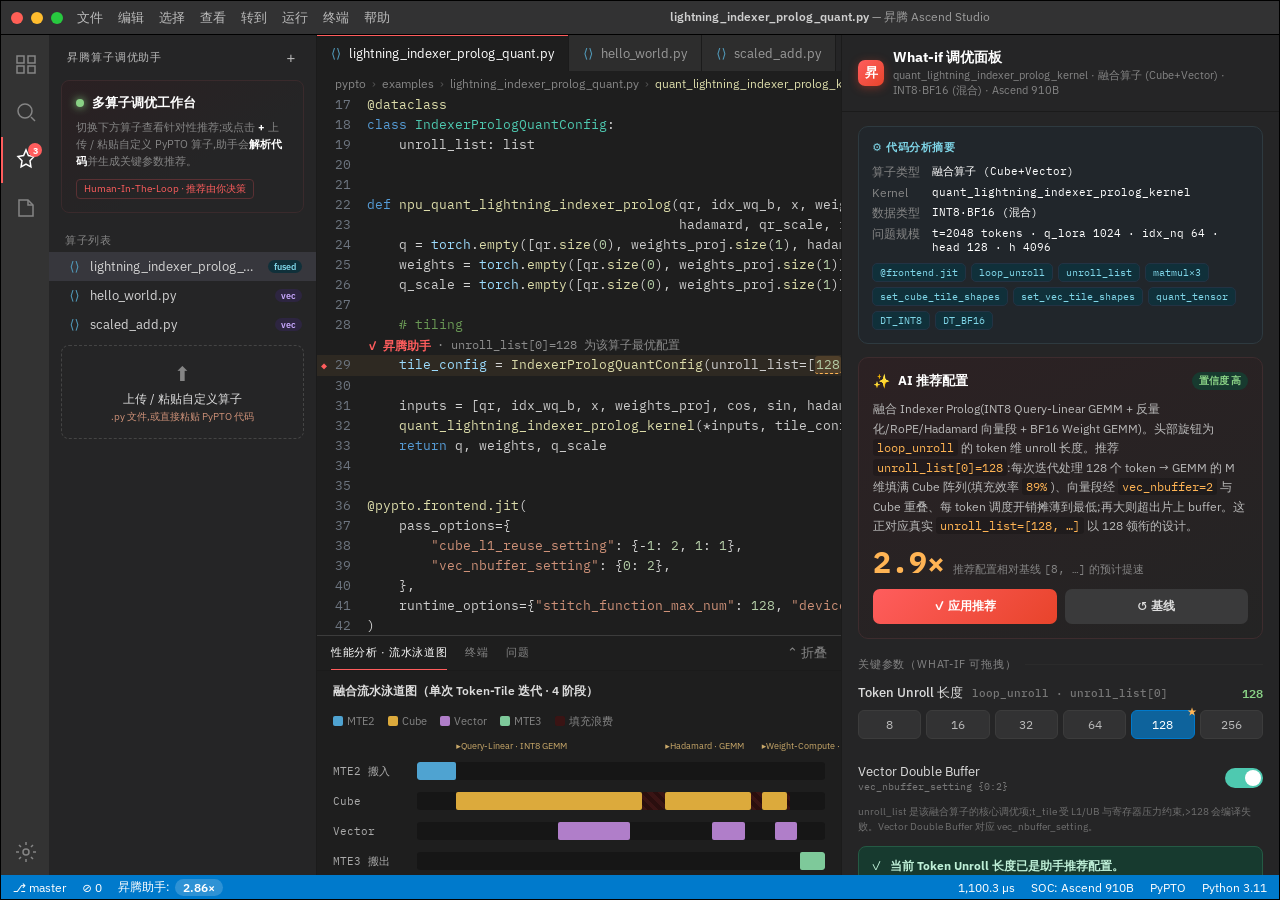
<file: ascend-operator-tuning-assistant_V4.html>
<!DOCTYPE html>
<html lang="zh-CN">
<head>
<meta charset="UTF-8">
<meta name="viewport" content="width=device-width, initial-scale=1.0">
<title>昇腾算子调优助手 · 多算子 + 自定义上传 (Demo)</title>
<link rel="preconnect" href="https://fonts.googleapis.com">
<link rel="preconnect" href="https://fonts.gstatic.com" crossorigin>
<link href="https://fonts.googleapis.com/css2?family=IBM+Plex+Mono:wght@400;500;600&family=IBM+Plex+Sans:wght@400;500;600;700&display=swap" rel="stylesheet">
<style>
:root{
  --bg-editor:#1e1e1e; --bg-side:#252526; --bg-activity:#333333; --bg-title:#323233;
  --bg-panel:#1e1e1e; --bg-input:#3c3c3c; --bg-hover:#2a2d2e;
  --line:#1b1b1b; --border:#3c3c3c; --border-soft:#2b2b2b;
  --text:#cccccc; --text-dim:#858585; --text-bright:#ffffff;
  --blue:#007acc; --blue-hi:#0e639c; --link:#3794ff; --sel:#264f78;
  --accent:#ff5d5d; --accent-deep:#e8442b; --gold:#ffb454;
  --green:#4ec9b0; --green-bar:#89d185; --red:#f14c4c; --purple:#c586c0;
  --kw:#569cd6; --type:#4ec9b0; --fn:#dcdcaa; --str:#ce9178; --num:#b5cea8;
  --com:#6a9955; --ns:#9cdcfe; --op:#d4d4d4;
}
*{box-sizing:border-box;margin:0;padding:0}
html,body{height:100%}
body{font-family:'IBM Plex Sans',system-ui,sans-serif;background:#181818;color:var(--text);
  font-size:13px;overflow:hidden;-webkit-font-smoothing:antialiased;}
.mono{font-family:'IBM Plex Mono',monospace}
.app{display:flex;flex-direction:column;height:100vh;width:100vw;border:1px solid #000;background:var(--bg-editor)}

.titlebar{height:34px;background:var(--bg-title);display:flex;align-items:center;padding:0 10px;flex-shrink:0;border-bottom:1px solid #000;user-select:none}
.traffic{display:flex;gap:8px;margin-right:14px}
.traffic span{width:12px;height:12px;border-radius:50%}
.traffic .r{background:#ff5f56}.traffic .y{background:#ffbd2e}.traffic .g{background:#27c93f}
.menu{display:flex;gap:15px;color:#bbb;font-size:12.5px}.menu span:hover{color:#fff}
.title-center{flex:1;text-align:center;color:#9d9d9d;font-size:12px}.title-center b{color:#cfcfcf;font-weight:600}

.main{flex:1;display:flex;min-height:0}
.activity{width:48px;background:var(--bg-activity);display:flex;flex-direction:column;align-items:center;padding-top:6px;flex-shrink:0;justify-content:space-between}
.act-top,.act-bot{display:flex;flex-direction:column;align-items:center;gap:2px}
.act{width:48px;height:46px;display:flex;align-items:center;justify-content:center;color:#858585;cursor:pointer;position:relative;border-left:2px solid transparent}
.act:hover{color:#fff}.act.active{color:#fff;border-left:2px solid var(--text-bright)}
.act svg{width:24px;height:24px;fill:none;stroke:currentColor;stroke-width:1.5}
.act.ascend.active{border-left:2px solid var(--accent)}
.act .badge{position:absolute;top:6px;right:7px;background:var(--accent);color:#fff;font-size:9px;min-width:14px;height:14px;border-radius:7px;display:flex;align-items:center;justify-content:center;font-weight:700;padding:0 3px}

.sidebar{width:268px;background:var(--bg-side);flex-shrink:0;display:flex;flex-direction:column;border-right:1px solid var(--line);overflow:hidden}
.side-head{padding:11px 14px 6px 18px;font-size:11px;letter-spacing:.9px;color:#bbb;text-transform:uppercase;display:flex;justify-content:space-between;align-items:center}
.side-head .add{display:flex;gap:6px}
.side-head .add button{background:none;border:none;color:#bbb;cursor:pointer;font-size:15px;width:22px;height:22px;border-radius:4px;line-height:1}
.side-head .add button:hover{background:#ffffff15;color:#fff}
.side-scroll{overflow-y:auto;flex:1}
.assistant-hero{margin:6px 12px 10px;padding:13px 14px;border-radius:8px;background:linear-gradient(150deg,#2a2022,#252526 60%);border:1px solid #3a2a2c}
.assistant-hero .h-title{display:flex;align-items:center;gap:8px;font-weight:600;color:#fff;font-size:13px}
.assistant-hero .dot{width:8px;height:8px;border-radius:50%;background:var(--green-bar);box-shadow:0 0 8px var(--green-bar)}
.assistant-hero p{color:var(--text-dim);font-size:11px;margin-top:7px;line-height:1.55}
.assistant-hero code{color:#9cdcfe;font-family:'IBM Plex Mono'}
.assistant-hero .tag{display:inline-block;margin-top:9px;font-size:10px;color:var(--accent);border:1px solid #5a3033;border-radius:4px;padding:2px 7px}
.tree-section{font-size:11px;color:var(--text-dim);padding:10px 16px 4px;text-transform:uppercase;letter-spacing:.5px}
.op-item{display:flex;align-items:center;gap:8px;padding:6px 14px 6px 18px;cursor:pointer;font-size:13px}
.op-item:hover{background:var(--bg-hover)}.op-item.sel{background:#37373d}
.op-item .ico{width:15px;text-align:center}
.op-item .nm{flex:1;color:#d4d4d4;white-space:nowrap;overflow:hidden;text-overflow:ellipsis}
.op-item .st{font-size:9px;padding:1px 6px;border-radius:9px;font-weight:600;white-space:nowrap}
.st.vec{background:#2d2540;color:#c9a9ff}.st.cube{background:#3a2a12;color:var(--gold)}
.st.fused{background:#10303a;color:#7fd6e8}.st.custom{background:#4a1d1f;color:var(--accent)}
.upload-tile{margin:6px 12px 12px;border:1.5px dashed #444;border-radius:8px;padding:14px;text-align:center;cursor:pointer;color:var(--text-dim);transition:.15s}
.upload-tile:hover{border-color:var(--accent);color:#ddd;background:#2a2022}
.upload-tile .big{font-size:20px}.upload-tile .t{font-size:12px;margin-top:4px;color:#ddd}.upload-tile .s{font-size:10px;margin-top:2px}

.center{flex:1;display:flex;flex-direction:column;min-width:0}
.tabs{height:36px;background:#252526;display:flex;flex-shrink:0;align-items:flex-end;overflow-x:auto}
.tab{height:36px;display:flex;align-items:center;gap:8px;padding:0 14px;font-size:13px;color:#9a9a9a;background:#2d2d2d;border-right:1px solid var(--line);cursor:pointer;position:relative;white-space:nowrap}
.tab.active{background:var(--bg-editor);color:#fff}
.tab.active::before{content:"";position:absolute;top:0;left:0;right:0;height:1px;background:var(--accent)}
.tab .ico{color:#519aba}
.editor-wrap{flex:1;display:flex;flex-direction:column;min-height:0;background:var(--bg-editor)}
.breadcrumb{height:24px;display:flex;align-items:center;padding:0 18px;font-size:11.5px;color:var(--text-dim);gap:6px;flex-shrink:0}
.breadcrumb .sep{opacity:.5}
.code{flex:1;overflow:auto;font-family:'IBM Plex Mono',monospace;font-size:13px;line-height:20px;padding-bottom:14px}
.row{display:flex;min-height:20px}
.gutter{width:50px;text-align:right;padding-right:16px;color:#6e7681;flex-shrink:0;user-select:none}
.gutter .marker{color:var(--accent);font-size:10px}
.ln{flex:1;white-space:pre;padding-right:24px}
.row:hover{background:#ffffff08}.row.cur{background:rgba(255,180,84,.07)}
.row.flash{animation:flash 1s ease}
@keyframes flash{0%{background:rgba(255,93,93,.28)}100%{background:transparent}}
.lens-row{display:flex;min-height:19px;align-items:center}
.lens-gutter{width:50px;flex-shrink:0}
.lens{font-size:11.5px;color:#8c8c8c;display:flex;align-items:center;gap:6px;padding-left:2px}
.lens .ai{color:var(--accent);font-weight:600}.lens a{color:var(--link);cursor:pointer}.lens a:hover{text-decoration:underline}
.lens .delta{color:var(--green-bar);font-weight:600}
.k{color:var(--kw)}.t{color:var(--type)}.f{color:var(--fn)}.s{color:var(--str)}.n{color:var(--num)}.c{color:var(--com)}.ns{color:var(--ns)}.o{color:var(--op)}
.hl{background:rgba(255,180,84,.16);border-radius:3px;padding:0 1px;border-bottom:1px dashed var(--gold)}

.bottom{height:240px;background:var(--bg-panel);border-top:1px solid var(--border);flex-shrink:0;display:flex;flex-direction:column;transition:height .2s}
.bottom.collapsed{height:35px}
.panel-tabs{height:35px;display:flex;align-items:center;padding:0 14px;gap:18px;flex-shrink:0;border-bottom:1px solid var(--line)}
.ptab{font-size:11px;letter-spacing:.6px;text-transform:uppercase;color:var(--text-dim);cursor:pointer;padding:9px 0;border-bottom:1px solid transparent}
.ptab.active{color:#fff;border-bottom:1px solid var(--accent)}
.panel-actions{margin-left:auto;display:flex;gap:10px;color:var(--text-dim)}.panel-actions span{cursor:pointer}.panel-actions span:hover{color:#fff}
.panel-body{flex:1;overflow:auto;padding:12px 16px}
.swim-head{display:flex;align-items:center;gap:14px;margin-bottom:11px;flex-wrap:wrap}
.swim-head .title{font-size:12px;color:#ddd;font-weight:600}
.swim-head .legend{display:flex;gap:13px;font-size:10.5px;color:var(--text-dim)}
.swim-head .legend i{display:inline-block;width:10px;height:10px;border-radius:2px;margin-right:4px;vertical-align:-1px}
.lane{display:flex;align-items:center;height:26px;margin-bottom:4px}
.lane-label{width:84px;font-size:11px;color:#aaa;flex-shrink:0;font-family:'IBM Plex Mono'}
.lane-track{flex:1;height:18px;position:relative;background:#161616;border-radius:3px;overflow:hidden}
.blk{position:absolute;top:0;height:18px;border-radius:2px;transition:left .35s,width .35s}
.bubble{position:absolute;top:0;height:18px;background:repeating-linear-gradient(45deg,#3a1414,#3a1414 4px,#2a0e0e 4px,#2a0e0e 8px);border-radius:2px;transition:left .35s,width .35s}
.swim-note{margin-top:10px;font-size:11px;color:var(--text-dim);line-height:1.6}.swim-note b{color:var(--gold)}
.swim-foot{display:flex;gap:24px;margin-top:12px;border-top:1px solid var(--border-soft);padding-top:11px}
.swim-foot .fm .v{font-size:17px;font-weight:700;color:#fff;font-family:'IBM Plex Mono'}.swim-foot .fm .v.good{color:var(--green-bar)}
.swim-foot .fm .l{font-size:10px;color:var(--text-dim)}
.term{font-family:'IBM Plex Mono';font-size:12.5px;line-height:1.7;color:#cfcfcf}
.term .pmt{color:var(--green-bar)}.term .dim{color:var(--text-dim)}.term .acc{color:var(--gold)}.term .ok{color:var(--green-bar)}

.rpanel{width:438px;flex-shrink:0;background:var(--bg-side);border-left:1px solid var(--line);display:flex;flex-direction:column;overflow:hidden}
.rp-head{padding:13px 16px;border-bottom:1px solid var(--line);display:flex;align-items:center;gap:9px;flex-shrink:0}
.rp-head .logo{width:26px;height:26px;border-radius:7px;background:linear-gradient(135deg,var(--accent),var(--accent-deep));display:flex;align-items:center;justify-content:center;font-weight:800;color:#fff;font-size:13px;flex-shrink:0;box-shadow:0 2px 10px rgba(232,68,43,.4)}
.rp-head .ti{font-weight:700;color:#fff;font-size:13.5px}.rp-head .sub{font-size:10.5px;color:var(--text-dim);margin-top:1px}
.rp-scroll{flex:1;overflow-y:auto;padding:14px 16px 60px}
.rp-scroll::-webkit-scrollbar,.side-scroll::-webkit-scrollbar,.panel-body::-webkit-scrollbar,.code::-webkit-scrollbar{width:11px;height:11px}
.rp-scroll::-webkit-scrollbar-thumb,.side-scroll::-webkit-scrollbar-thumb,.panel-body::-webkit-scrollbar-thumb,.code::-webkit-scrollbar-thumb{background:#4a4a4a;border-radius:6px;border:3px solid transparent;background-clip:content-box}

.analysis{background:#21262b;border:1px solid #2e3a40;border-radius:10px;padding:13px;margin-bottom:13px}
.analysis .at{display:flex;align-items:center;gap:7px;font-size:11px;text-transform:uppercase;letter-spacing:.6px;color:#7fd6e8;font-weight:600;margin-bottom:9px}
.analysis .grid{display:grid;grid-template-columns:auto 1fr;gap:5px 12px;font-size:11.5px}
.analysis .grid .lab{color:var(--text-dim)}.analysis .grid .val{color:#fff;font-family:'IBM Plex Mono';font-size:11px}
.chips{display:flex;flex-wrap:wrap;gap:5px;margin-top:9px}
.chip{font-family:'IBM Plex Mono';font-size:10px;background:#10303a;color:#7fd6e8;border:1px solid #234;border-radius:5px;padding:2px 7px}
.chip.warn{background:#3a3112;color:var(--gold);border-color:#5a4a20}

.rec-card{background:linear-gradient(155deg,#2c2123,#242424);border:1px solid #3e2c2e;border-radius:10px;padding:14px;margin-bottom:14px}
.rec-card .rc-top{display:flex;align-items:center;gap:8px;margin-bottom:9px}
.rec-card .spark{font-size:14px}.rec-card .rc-title{font-weight:700;color:#fff;font-size:13px;flex:1}
.rec-card .conf{font-size:10px;color:var(--green-bar);background:#173a2f;padding:2px 7px;border-radius:9px;font-weight:600}
.rec-card .reason{font-size:11.5px;color:#b9b9b9;line-height:1.7}
.rec-card .reason code{font-family:'IBM Plex Mono';color:var(--gold);background:#0003;padding:1px 4px;border-radius:3px}
.rec-card .speedup{margin-top:11px;display:flex;align-items:baseline;gap:8px}
.rec-card .speedup .big{font-size:30px;font-weight:800;color:var(--gold);font-family:'IBM Plex Mono';line-height:1}
.rec-card .speedup .lbl{font-size:11px;color:var(--text-dim)}
.btn-row{display:flex;gap:8px;margin-top:12px}
.btn{flex:1;border:none;border-radius:7px;padding:9px;font-size:12px;font-weight:600;cursor:pointer;font-family:inherit;transition:.15s;display:flex;align-items:center;justify-content:center;gap:6px}
.btn.primary{background:linear-gradient(135deg,var(--accent),var(--accent-deep));color:#fff}.btn.primary:hover{filter:brightness(1.1)}
.btn.ghost{background:#3a3a3b;color:#ddd}.btn.ghost:hover{background:#454547}

.sec-title{font-size:11px;text-transform:uppercase;letter-spacing:.8px;color:var(--text-dim);margin:18px 0 11px;display:flex;align-items:center;gap:8px}
.sec-title::after{content:"";flex:1;height:1px;background:var(--border-soft)}
.ctrl{margin-bottom:15px}
.ctrl .clab{display:flex;justify-content:space-between;align-items:center;margin-bottom:7px}
.ctrl .clab .name{font-size:12.5px;color:#ddd;font-weight:500}
.ctrl .clab .name .api{font-family:'IBM Plex Mono';font-size:10.5px;color:#777;margin-left:6px}
.ctrl .clab .val{font-family:'IBM Plex Mono';font-size:12px;color:var(--gold);font-weight:600}
.ctrl .clab .val.rec-match{color:var(--green-bar)}
.seg{display:flex;gap:5px}
.seg button{flex:1;background:#323233;border:1px solid #3c3c3c;color:#bbb;border-radius:6px;padding:6px 0;font-size:11.5px;cursor:pointer;font-family:'IBM Plex Mono';transition:.12s;position:relative}
.seg button:hover{background:#3a3a3c;color:#fff}.seg button.on{background:var(--blue-hi);border-color:var(--blue);color:#fff}
.seg button .star{position:absolute;top:-6px;right:-3px;color:var(--gold);font-size:10px}
.toggle-row{display:flex;justify-content:space-between;align-items:center;padding:9px 0}
.toggle-row .tt{font-size:12.5px;color:#ddd}.toggle-row .tt .api{font-family:'IBM Plex Mono';font-size:10px;color:#777;display:block;margin-top:1px}
.sw{width:38px;height:20px;background:#4a4a4a;border-radius:11px;position:relative;cursor:pointer;transition:.2s;flex-shrink:0}
.sw.on{background:var(--green)}.sw::after{content:"";position:absolute;top:2px;left:2px;width:16px;height:16px;border-radius:50%;background:#fff;transition:.2s}.sw.on::after{left:20px}
.gen-note{font-size:10px;color:#6f6f6f;margin:2px 0 6px;line-height:1.5}

.metrics{display:grid;grid-template-columns:1fr 1fr;gap:9px;margin-bottom:6px}
.metric{background:#2d2d2e;border-radius:8px;padding:11px 12px;border:1px solid transparent}
.metric.hero{grid-column:span 2;background:linear-gradient(135deg,#22302c,#242424);border-color:#2e463f}
.metric .mv{font-size:21px;font-weight:700;color:#fff;font-family:'IBM Plex Mono';display:flex;align-items:baseline;gap:5px}
.metric.hero .mv{font-size:25px;color:var(--green-bar)}
.metric .mv .u{font-size:12px;color:var(--text-dim);font-weight:400}
.metric .ml{font-size:10.5px;color:var(--text-dim);margin-top:3px}
.metric .trend{font-size:10px;font-weight:600;margin-left:auto}.trend.up{color:var(--green-bar)}.trend.down{color:var(--red)}
.bar-block{margin-top:13px}
.bar-item{margin-bottom:11px}
.bar-item .bt{display:flex;justify-content:space-between;font-size:11.5px;margin-bottom:5px}
.bar-item .bt .bn{color:#cfcfcf}.bar-item .bt .bv{font-family:'IBM Plex Mono';color:#aaa}
.bar-track{height:7px;background:#161616;border-radius:4px;overflow:hidden}
.bar-fill{height:100%;border-radius:4px;transition:width .4s,background .3s}
.alert{margin-top:12px;padding:10px 12px;border-radius:8px;font-size:11.5px;line-height:1.6;display:none;gap:8px;align-items:flex-start}
.alert.show{display:flex}
.alert.warn{background:#3a3112;border:1px solid #6a5a20;color:#ffe0a0}
.alert.good{background:#173a2f;border:1px solid #245a44;color:#bff0d8}
.alert.bad{background:#3a1414;border:1px solid #6a2020;color:#ffb0b0}
.sweep-wrap{margin-top:8px}
canvas{display:block;width:100%}

.statusbar{height:24px;background:var(--blue);display:flex;align-items:center;padding:0 12px;font-size:11.5px;color:#fff;flex-shrink:0;gap:16px}
.statusbar .seg-s{display:flex;align-items:center;gap:5px}.statusbar .right{margin-left:auto;display:flex;gap:16px;align-items:center}
.statusbar .sp{background:rgba(255,255,255,.18);padding:1px 8px;border-radius:10px;font-weight:600}
.glow{animation:glow 1.4s ease}@keyframes glow{0%,100%{box-shadow:0 0 0 transparent}50%{box-shadow:0 0 0 2px var(--gold)}}

/* modal */
.mask{position:fixed;inset:0;background:rgba(0,0,0,.55);display:none;align-items:center;justify-content:center;z-index:50}
.mask.show{display:flex}
.modal{width:620px;max-width:92vw;max-height:88vh;overflow:auto;background:#252526;border:1px solid #3c3c3c;border-radius:12px;box-shadow:0 20px 60px #000a}
.modal .mh{padding:16px 20px;border-bottom:1px solid var(--line);display:flex;align-items:center;gap:10px}
.modal .mh .logo{width:28px;height:28px;border-radius:7px;background:linear-gradient(135deg,var(--accent),var(--accent-deep));display:flex;align-items:center;justify-content:center;font-weight:800;color:#fff}
.modal .mh .t{font-weight:700;color:#fff;font-size:15px}.modal .mh .s{font-size:11px;color:var(--text-dim)}
.modal .mh .close{margin-left:auto;color:#999;cursor:pointer;font-size:20px}
.modal .mb{padding:18px 20px}
.drop{border:1.5px dashed #4a4a4a;border-radius:10px;padding:22px;text-align:center;color:var(--text-dim);cursor:pointer;transition:.15s}
.drop:hover,.drop.over{border-color:var(--accent);background:#2a2022;color:#ddd}
.drop .big{font-size:26px}.drop .t{color:#fff;margin-top:6px;font-size:13px}.drop .s{font-size:11px;margin-top:3px}
.modal .or{text-align:center;color:#666;font-size:11px;margin:14px 0;position:relative}
.modal label{font-size:11px;color:var(--text-dim);display:block;margin-bottom:6px}
.modal input[type=text],.modal textarea{width:100%;background:#1e1e1e;border:1px solid #3c3c3c;border-radius:7px;color:#ddd;font-family:'IBM Plex Mono';font-size:12px;padding:9px 11px}
.modal textarea{height:200px;resize:vertical;line-height:1.5}
.modal .samples{display:flex;gap:8px;margin-top:10px;flex-wrap:wrap}
.modal .samples button{background:#2d2d2e;border:1px solid #3c3c3c;color:#bbb;border-radius:6px;padding:6px 11px;font-size:11px;cursor:pointer}
.modal .samples button:hover{color:#fff;border-color:var(--accent)}
.modal .mf{display:flex;gap:10px;justify-content:flex-end;padding:14px 20px;border-top:1px solid var(--line)}
.modal .mf .btn{flex:none;padding:9px 18px}

.toast{position:fixed;bottom:34px;right:24px;background:#1d2b24;border:1px solid #2e5a44;color:#bff0d8;padding:12px 16px;border-radius:9px;font-size:12.5px;box-shadow:0 8px 30px #0008;z-index:60;opacity:0;transform:translateY(10px);transition:.25s;max-width:340px;line-height:1.5}
.toast.show{opacity:1;transform:translateY(0)}
.toast b{color:#fff}

/* API hover 浮层 */
.api-link{border-bottom:1px dotted rgba(156,220,254,.55);cursor:help}
.api-link:hover{background:rgba(156,220,254,.12);border-radius:3px}
.apipop{position:fixed;z-index:80;display:none;width:392px;max-width:92vw;background:#21252b;
  border:1px solid #3a4350;border-radius:11px;box-shadow:0 14px 44px #000c;padding:15px 16px;
  font-family:'IBM Plex Sans';font-size:12px;color:#cfcfcf;line-height:1.6}
.ap-head{display:flex;align-items:center;gap:8px;margin-bottom:8px}
.ap-title{font-family:'IBM Plex Mono';font-size:13.5px;font-weight:600;color:#9cdcfe}
.ap-tag{font-size:10px;color:#7fd6e8;background:#10303a;border:1px solid #234;border-radius:5px;padding:2px 7px;margin-left:auto}
.ap-sum{color:#cdcdcd;margin-bottom:11px}
.ap-diag{background:#181c20;border:1px solid #2b333b;border-radius:8px;padding:11px 11px 9px;margin-bottom:11px}
.ap-diag .cap{font-size:10.5px;color:#8a9aa8;margin-top:8px;line-height:1.55}
.ap-diag .cap b{color:var(--gold)}
.ap-sig{background:#181c20;border:1px solid #2b333b;border-radius:6px;padding:8px 10px;font-family:'IBM Plex Mono';
  font-size:10.5px;color:#dcdcaa;margin-bottom:10px;white-space:pre-wrap;word-break:break-word}
.ap-sec{font-size:10px;text-transform:uppercase;letter-spacing:.6px;color:#7f8a96;margin:10px 0 6px}
.ap-p{display:flex;gap:9px;margin-bottom:6px}
.ap-pk{font-family:'IBM Plex Mono';color:#9cdcfe;font-size:10.5px;flex-shrink:0;width:38%;word-break:break-word}
.ap-pd{color:#b4b4b4;font-size:11px;flex:1}
.ap-ret{color:#b4b4b4}
.ap-warn{margin-top:10px;background:#3a3112;border:1px solid #5a4a20;color:#ffe0a0;border-radius:7px;padding:8px 10px;font-size:11px}
.ap-note{margin-top:10px;background:#1d2b24;border:1px solid #2e5a44;color:#bff0d8;border-radius:7px;padding:8px 10px;font-size:11px}
.ap-note code,.ap-warn code{font-family:'IBM Plex Mono';color:#fff;background:#0004;padding:0 3px;border-radius:3px}
.ap-doc{display:inline-block;margin-top:11px;color:#3794ff;font-size:11.5px;text-decoration:none}
.ap-doc:hover{text-decoration:underline}
</style>
</head>
<body>
<div class="app">
  <div class="titlebar">
    <div class="traffic"><span class="r"></span><span class="y"></span><span class="g"></span></div>
    <div class="menu"><span>文件</span><span>编辑</span><span>选择</span><span>查看</span><span>转到</span><span>运行</span><span>终端</span><span>帮助</span></div>
    <div class="title-center"><b id="tbName">hello_world.py</b> — 昇腾 Ascend Studio</div>
  </div>

  <div class="main">
    <div class="activity">
      <div class="act-top">
        <div class="act"><svg viewBox="0 0 24 24"><path d="M3 4h7v7H3zM14 4h7v7h-7zM3 14h7v7H3zM14 14h7v7h-7z"/></svg></div>
        <div class="act"><svg viewBox="0 0 24 24"><circle cx="11" cy="11" r="7"/><path d="M21 21l-4-4"/></svg></div>
        <div class="act ascend active" title="昇腾算子调优助手">
          <svg viewBox="0 0 24 24"><path d="M12 2l2.4 5.6L20 8.6l-4 4.2.9 6L12 16l-4.9 2.8.9-6-4-4.2 5.6-1z"/></svg>
          <span class="badge" id="actBadge">2</span>
        </div>
        <div class="act"><svg viewBox="0 0 24 24"><path d="M5 4h9l5 5v11H5z"/><path d="M14 4v5h5"/></svg></div>
      </div>
      <div class="act-bot">
        <div class="act"><svg viewBox="0 0 24 24"><circle cx="12" cy="12" r="3"/><path d="M12 2v3M12 19v3M2 12h3M19 12h3M5 5l2 2M17 17l2 2M19 5l-2 2M7 17l-2 2"/></svg></div>
      </div>
    </div>

    <div class="sidebar">
      <div class="side-head"><span>昇腾算子调优助手</span><span class="add"><button id="btnUpload" title="上传/粘贴自定义算子">+</button></span></div>
      <div class="side-scroll">
        <div class="assistant-hero">
          <div class="h-title"><span class="dot"></span>多算子调优工作台</div>
          <p>切换下方算子查看针对性推荐;或点击 <b style="color:#fff">+</b> 上传 / 粘贴自定义 PyPTO 算子,助手会<b style="color:#fff">解析代码</b>并生成关键参数推荐。</p>
          <span class="tag">Human-In-The-Loop · 推荐由你决策</span>
        </div>
        <div class="tree-section">算子列表</div>
        <div id="opList"></div>
        <div class="upload-tile" id="uploadTile">
          <div class="big">⬆</div>
          <div class="t">上传 / 粘贴自定义算子</div>
          <div class="s">.py 文件,或直接粘贴 PyPTO 代码</div>
        </div>
      </div>
    </div>

    <div class="center">
      <div class="tabs" id="tabs"></div>
      <div class="editor-wrap">
        <div class="breadcrumb" id="breadcrumb"></div>
        <div class="code" id="code"></div>
      </div>
      <div class="bottom" id="bottom">
        <div class="panel-tabs">
          <div class="ptab active" data-p="prof">性能分析 · 流水泳道图</div>
          <div class="ptab" data-p="term">终端</div>
          <div class="ptab" data-p="prob">问题</div>
          <div class="panel-actions"><span id="collapseBtn">⌃ 折叠</span></div>
        </div>
        <div class="panel-body" id="panel-prof">
          <div class="swim-head">
            <span class="title" id="swimTitle">流水线泳道图</span>
            <span class="legend" id="swimLegend"></span>
          </div>
          <div id="swim"></div>
          <div class="swim-note" id="swim-note"></div>
          <div class="swim-foot" id="swimFoot"></div>
        </div>
        <div class="panel-body term" id="panel-term" style="display:none"><div id="termBody"></div></div>
        <div class="panel-body term" id="panel-prob" style="display:none"><div id="probBody"></div></div>
      </div>
    </div>

    <div class="rpanel">
      <div class="rp-head">
        <div class="logo">昇</div>
        <div><div class="ti">What-if 调优面板</div><div class="sub" id="rpSub">—</div></div>
      </div>
      <div class="rp-scroll">
        <div class="analysis" id="analysis"></div>
        <div class="rec-card" id="recCard">
          <div class="rc-top"><span class="spark">✨</span><span class="rc-title">AI 推荐配置</span><span class="conf" id="recConf">置信度 高</span></div>
          <div class="reason" id="recReason"></div>
          <div class="speedup"><span class="big" id="recBig">—</span><span class="lbl" id="recLbl"></span></div>
          <div class="btn-row"><button class="btn primary" id="applyBtn">✓ 应用推荐</button><button class="btn ghost" id="resetBtn">↺ 基线</button></div>
        </div>
        <div class="sec-title">关键参数（What-if 可拖拽）</div>
        <div id="ctrls"></div>
        <div class="gen-note" id="genNote"></div>
        <div class="alert" id="alertBox"><span class="ai"></span><span id="alertText"></span></div>
        <div class="sec-title">实时性能预估</div>
        <div class="metrics">
          <div class="metric hero"><div class="mv"><span id="m-hero">—</span><span class="u" id="m-hero-u"></span><span class="trend up" id="m-tr"></span></div><div class="ml" id="m-hero-l"></div></div>
          <div class="metric"><div class="mv"><span id="m-2">—</span></div><div class="ml" id="m-2-l"></div></div>
          <div class="metric"><div class="mv"><span id="m-3">—</span><span class="u">×</span></div><div class="ml" id="m-3-l">vs 基线</div></div>
        </div>
        <div class="bar-block" id="bars"></div>
        <div class="sec-title" id="sweepTitle">调优空间扫描</div>
        <div class="sweep-wrap"><canvas id="sweep" height="150"></canvas></div>
      </div>
    </div>
  </div>

  <div class="statusbar">
    <span class="seg-s">⎇ master</span>
    <span class="seg-s" id="stProblems">⊘ 0</span>
    <span class="seg-s">昇腾助手: <span class="sp" id="status-speedup">—</span></span>
    <div class="right">
      <span class="seg-s" id="status-cyc">—</span>
      <span class="seg-s">SOC: Ascend 910B</span>
      <span class="seg-s">PyPTO</span>
      <span class="seg-s">Python 3.11</span>
    </div>
  </div>
</div>

<!-- 上传/粘贴弹窗 -->
<div class="mask" id="mask">
  <div class="modal">
    <div class="mh">
      <div class="logo">昇</div>
      <div><div class="t">上传自定义 PyPTO 算子</div><div class="s">助手将解析代码,识别算子类型与可调 API,并生成关键参数推荐</div></div>
      <div class="close" id="modalClose">×</div>
    </div>
    <div class="mb">
      <div class="drop" id="drop">
        <div class="big">⬆</div>
        <div class="t">点击选择 .py 文件,或拖拽到此处</div>
        <div class="s">文件不会上传到服务器,全部在本地浏览器解析</div>
        <input type="file" id="fileInput" accept=".py,.txt" style="display:none">
      </div>
      <div class="or">— 或直接粘贴代码 —</div>
      <label>算子名称</label>
      <input type="text" id="opName" placeholder="例如 my_fused_op">
      <label style="margin-top:12px">PyPTO 算子代码</label>
      <textarea id="opCode" placeholder="将 PyPTO 算子源码粘贴到这里…"></textarea>
      <div class="samples">
        <span style="font-size:11px;color:#666;align-self:center">试用示例:</span>
        <button data-sample="matmul">融合 MatMul + 量化（Cube）</button>
        <button data-sample="softmax">Softmax（向量）</button>
      </div>
    </div>
    <div class="mf">
      <button class="btn ghost" id="modalCancel">取消</button>
      <button class="btn primary" id="analyzeBtn">⚙ 分析并生成推荐</button>
    </div>
  </div>
</div>
<div class="toast" id="toast"></div>
<div class="apipop" id="apiPop"></div>

<!-- 内置算子源码 -->
<script type="text/plain" id="src-hello">#!/usr/bin/env python3
# coding: utf-8
# Copyright (c) 2025 Huawei Technologies Co., Ltd.
# CANN Open Software License Agreement Version 2.0.
"""
Hello World Example for PyPTO
This example demonstrates the simplest tensor addition.
"""
import os
import argparse
import pypto
import torch
import numpy as np


def create_add_kernel(shape: tuple, run_mode: str = "npu"):
    if run_mode == "npu":
        mode = pypto.RunMode.NPU
    elif run_mode == "sim":
        mode = pypto.RunMode.SIM
    else:
        raise ValueError(f"Invalid run_mode: {run_mode}.")

    @pypto.frontend.jit(runtime_options={"run_mode": mode})
    def add_kernel(
        x: pypto.Tensor([...], pypto.DT_FP32),
        y: pypto.Tensor([...], pypto.DT_FP32),
        out: pypto.Tensor([...], pypto.DT_FP32),
    ):
        pypto.set_vec_tile_shapes(1, 4, 1, 64)
        out[:] = x + y

    return add_kernel


def test_add_direct(device_id=None, run_mode: str = "npu") -> None:
    device = f'npu:{device_id}' if run_mode == "npu" else 'cpu'
    shape = (1, 4, 1, 64)
    input_data0 = torch.rand(shape, dtype=torch.float, device=device)
    input_data1 = torch.rand(shape, dtype=torch.float, device=device)
    output_data = torch.empty(shape, dtype=torch.float32, device=device)
    create_add_kernel(shape, run_mode)(input_data0, input_data1, output_data)
    golden = torch.add(input_data0, input_data1)
    print("Output shape:", output_data.shape)
    print("Hello world example passed")
</script>

<script type="text/plain" id="src-veclarge">#!/usr/bin/env python3
# coding: utf-8
# 示例变体: 大张量逐元素融合 (scale + add)
# 使用与 hello_world 相同的真实 API: pypto.set_vec_tile_shapes
import pypto
import torch


def create_scaled_add_kernel(run_mode: str = "sim"):
    mode = pypto.RunMode.SIM if run_mode == "sim" else pypto.RunMode.NPU

    @pypto.frontend.jit(runtime_options={"run_mode": mode})
    def scaled_add_kernel(
        x: pypto.Tensor([...], pypto.DT_FP16),
        y: pypto.Tensor([...], pypto.DT_FP16),
        out: pypto.Tensor([...], pypto.DT_FP16),
    ):
        # 大张量需切 Tile;下面是一个未调优的保守初值
        pypto.set_vec_tile_shapes(8, 16, 8, 32)
        out[:] = x * 0.5 + y

    return scaled_add_kernel


shape = (8, 16, 128, 512)
</script>

<script type="text/plain" id="src-indexer">#!/usr/bin/env python3
# coding: utf-8
# Copyright (c) 2026 Huawei Technologies Co., Ltd.
# CANN Open Software License Agreement Version 2.0.
"""
Lightning Indexer Prolog Quantization Module (DeepSeek serie)
- Query computation with dynamic quantization
- Weight computation for indexer attention
"""
import pypto
import math
import torch
from dataclasses import dataclass
from common import inverse_rope_3d, quant_tensor


@dataclass
class IndexerPrologQuantConfig:
    unroll_list: list


def npu_quant_lightning_indexer_prolog(qr, idx_wq_b, x, weights_proj, cos, sin,
                                       hadamard, qr_scale, idx_wq_b_scale):
    q = torch.empty([qr.size(0), weights_proj.size(1), hadamard.size(0)], dtype=qr.dtype, device=qr.device)
    weights = torch.empty([qr.size(0), weights_proj.size(1)], dtype=torch.float16, device=weights_proj.device)
    q_scale = torch.empty([qr.size(0), weights_proj.size(1)], dtype=torch.float16, device=weights_proj.device)

    # tiling
    tile_config = IndexerPrologQuantConfig(unroll_list=[128, 64, 32, 16, 8, 1])

    inputs = [qr, idx_wq_b, x, weights_proj, cos, sin, hadamard, qr_scale, idx_wq_b_scale, q, weights, q_scale]
    quant_lightning_indexer_prolog_kernel(*inputs, tile_config)
    return q, weights, q_scale


@pypto.frontend.jit(
    pass_options={
        "cube_l1_reuse_setting": {-1: 2, 1: 1},
        "vec_nbuffer_setting": {0: 2},
    },
    runtime_options={"stitch_function_max_num": 128, "device_sched_mode": 1},
)
def quant_lightning_indexer_prolog_kernel(
    qr: pypto.Tensor([pypto.DYNAMIC, pypto.STATIC], pypto.DT_INT8),
    idx_wq_b: pypto.Tensor([pypto.STATIC, pypto.STATIC], pypto.DT_INT8, format=pypto.TileOpFormat.TILEOP_NZ),
    x: pypto.Tensor([pypto.DYNAMIC, pypto.STATIC], pypto.DT_BF16),
    weights_proj: pypto.Tensor([pypto.STATIC, pypto.STATIC], pypto.DT_BF16, format=pypto.TileOpFormat.TILEOP_NZ),
    cos: pypto.Tensor([pypto.DYNAMIC, pypto.STATIC], pypto.DT_BF16),
    sin: pypto.Tensor([pypto.DYNAMIC, pypto.STATIC], pypto.DT_BF16),
    hadamard: pypto.Tensor([pypto.STATIC, pypto.STATIC], pypto.DT_BF16),
    qr_scale: pypto.Tensor([pypto.DYNAMIC, pypto.STATIC], pypto.DT_FP32),
    idx_wq_b_scale: pypto.Tensor([pypto.STATIC, pypto.STATIC], pypto.DT_FP32),
    q: pypto.Tensor([pypto.DYNAMIC, pypto.STATIC, pypto.STATIC], pypto.DT_INT8),
    weights: pypto.Tensor([pypto.DYNAMIC, pypto.STATIC], pypto.DT_FP16),
    q_scale: pypto.Tensor([pypto.DYNAMIC, pypto.STATIC], pypto.DT_FP16),
    tile_config
):
    """Lightning Indexer Prolog Quantization: INT8 Query-Linear + dequant/RoPE/Hadamard + BF16 Weight."""
    idx_wq_b.set_cache_policy(pypto.CachePolicy.NONE_CACHEABLE, True)
    weights_proj.set_cache_policy(pypto.CachePolicy.NONE_CACHEABLE, True)
    hadamard.set_cache_policy(pypto.CachePolicy.NONE_CACHEABLE, True)
    x_dtype = x.dtype
    t = qr.shape[0]                 # dynamic axis (tokens)
    q_lora_rank = qr.shape[1]       # 1024
    h = x.shape[1]                  # 4096
    idx_nq = weights_proj.shape[1]  # 64
    head_dim = hadamard.shape[0]    # 128
    rope_dim = cos.shape[1]         # 64

    w_qb_scale = pypto.reshape(idx_wq_b_scale, [1, idx_nq * head_dim], inplace=True)
    hadamard_q = pypto.reshape(hadamard, [1, head_dim, head_dim], inplace=True)

    unroll_list = tile_config.unroll_list
    for t_idx, unrollLength in pypto.loop_unroll(
        0, t, 1, name="IndexerPrologLoop", idx_name="t_idx", unroll_list=unroll_list,
    ):
        pypto.experimental.set_operation_options(combine_axis=True)
        t_tile = unrollLength
        qr_in = pypto.view(qr, [t_tile, q_lora_rank], [t_idx, 0])
        qs_in = pypto.view(qr_scale, [t_tile, 1], [t_idx, 0])

        pypto.set_semantic_label("Query-Linear")
        # (t_tile, q_lora_rank) @ (q_lora_rank, idx_nq*head_dim) -> (t_tile, idx_nq*head_dim)
        pypto.set_cube_tile_shapes([128, 128], [256, 1024], [256, 256])
        q_s32 = pypto.matmul(qr_in, idx_wq_b, pypto.DT_INT32)

        pypto.set_semantic_label("Query-Dequant")
        pypto.set_vec_tile_shapes(1, idx_nq * head_dim)
        q_f32 = pypto.cast(q_s32, pypto.DT_FP32)
        q_f32 = q_f32 * qs_in
        q_f32 = q_f32 * w_qb_scale
        q_cast = pypto.cast(q_f32, x_dtype)
        q_re = pypto.reshape(q_cast, [t_tile, idx_nq, head_dim])

        q_nope = pypto.view(q_re, [t_tile, idx_nq, head_dim - rope_dim], [0, 0, 0])
        q_rope = pypto.view(q_re, [t_tile, idx_nq, rope_dim], [0, 0, head_dim - rope_dim])
        rope_cos = pypto.view(cos, [t_tile, rope_dim], [t_idx, 0])
        rope_sin = pypto.view(sin, [t_tile, rope_dim], [t_idx, 0])
        q_roped = inverse_rope_3d(q_rope, rope_cos, rope_sin)

        pypto.set_vec_tile_shapes(1, idx_nq, head_dim)
        q_assemble = pypto.tensor([t_tile, idx_nq, head_dim], x_dtype, "q_assemble")
        pypto.assemble(pypto.clone(q_nope), [0, 0, 0], q_assemble)
        pypto.assemble(q_roped, [0, 0, head_dim - rope_dim], q_assemble)

        pypto.set_semantic_label("Hadamard-Compute")
        pypto.set_cube_tile_shapes([idx_nq, idx_nq], [head_dim, head_dim], [head_dim, head_dim])
        q_hadamard = pypto.matmul(q_assemble, hadamard_q, x_dtype)
        pypto.set_vec_tile_shapes(1, idx_nq, head_dim)
        q_res, q_scale_res = quant_tensor(q_hadamard)
        q_scale_out = pypto.reshape(q_scale_res, [t_tile, idx_nq])
        pypto.set_vec_tile_shapes(t_tile, idx_nq)
        q_scale_cast = pypto.cast(q_scale_out, pypto.DT_FP16)
        pypto.assemble(q_res, [t_idx, 0, 0], q)
        pypto.assemble(q_scale_cast, [t_idx, 0], q_scale)

        pypto.set_semantic_label("Weight-Compute")
        x_in = pypto.view(x, [t_tile, h], [t_idx, 0])
        # (t_tile, h) @ (h, idx_nq) -> (t_tile, idx_nq)
        pypto.set_cube_tile_shapes([32, 64], [h // 4, h], [idx_nq // 4, idx_nq // 4])
        pypto.set_vec_tile_shapes(t_tile, idx_nq)
        weights_fp32 = pypto.cast(pypto.matmul(x_in, weights_proj, x_dtype), pypto.DT_FP32)
        weights_mul = pypto.mul(weights_fp32, 1.0 / (math.sqrt(idx_nq) * math.sqrt(head_dim)))
        weights_fp16 = pypto.cast(weights_mul, pypto.DT_FP16)
        pypto.assemble(weights_fp16, [t_idx, 0], weights)
</script>

<script type="text/plain" id="sample-matmul">#!/usr/bin/env python3
# coding: utf-8
# 示例: 融合 MatMul + 量化 (Cube 类算子) —— API 为示意
import pypto
import torch


def create_matmul_quant_kernel(run_mode: str = "sim"):
    mode = pypto.RunMode.SIM if run_mode == "sim" else pypto.RunMode.NPU

    @pypto.frontend.jit(runtime_options={"run_mode": mode})
    def matmul_quant_kernel(
        a: pypto.Tensor([...], pypto.DT_FP16),
        b: pypto.Tensor([...], pypto.DT_FP16),
        out: pypto.Tensor([...], pypto.DT_INT8),
    ):
        pypto.set_pass_option("enable_double_buffer", True)
        pypto.set_pass_option("unroll_factor", 4)
        # 关键: Cube TileShape (M, N, K)
        pypto.set_cube_tile_shapes(128, 128, 64)
        c = pypto.matmul(a, b)
        out[:] = pypto.quant(c)

    return matmul_quant_kernel


shape = (4096, 4096, 4096)
</script>

<script type="text/plain" id="sample-softmax">#!/usr/bin/env python3
# coding: utf-8
# 示例: Softmax (向量类算子)
import pypto
import torch


def create_softmax_kernel(run_mode: str = "sim"):
    mode = pypto.RunMode.SIM if run_mode == "sim" else pypto.RunMode.NPU

    @pypto.frontend.jit(runtime_options={"run_mode": mode})
    def softmax_kernel(
        x: pypto.Tensor([...], pypto.DT_FP16),
        out: pypto.Tensor([...], pypto.DT_FP16),
    ):
        pypto.set_vec_tile_shapes(4, 8, 16, 64)
        out[:] = pypto.softmax(x, axis=-1)

    return softmax_kernel


shape = (4, 32, 128, 1024)
</script>

<script>
/* ============================================================
   硬件常量 (Ascend 910B 级, illustrative)
   ============================================================ */
const HW={ freqGHz:1.8, bw:256/*B/cyc*/, ovhV:12, residV:4, UB:192*1024, cubeMac:4096, L0:128*1024, baseOvhC:18 };
const DT_BYTES={FP32:4,FP16:2,BF16:2,INT8:1,INT32:4};
function ceilDiv(a,b){return Math.ceil(a/b);}
function prod(a){return a.reduce((x,y)=>x*y,1);}
function fmt(n,d=1){return n.toLocaleString('en-US',{maximumFractionDigits:d,minimumFractionDigits:d});}
function fmt0(n){return n.toLocaleString('en-US',{maximumFractionDigits:0});}

/* ============================================================
   代价模型
   ============================================================ */
function vecMetrics(op,cfg){
  const S=op.shape, bytes=op.bytes, lanes=Math.max(1,Math.floor(256/bytes));
  const T=S.map((d,i)=> op.tunSet.has(i)? cfg['t'+i] : d);
  const tileElems=prod(T);
  const nIter=S.reduce((a,d,i)=>a*ceilDiv(d,T[i]),1);
  const comp=Math.max(1,Math.ceil(tileElems/lanes));
  const load=op.nIn*tileElems*bytes/HW.bw, store=op.nOut*tileElems*bytes/HW.bw;
  let ovh=HW.ovhV*ceilDiv(nIter,cfg.unroll)+HW.residV*nIter; if(cfg.unroll>4) ovh+=(cfg.unroll-4)*2*ceilDiv(nIter,cfg.unroll);
  let cycles,ov=0;
  if(cfg.db){cycles=nIter*Math.max(load,comp)+store+load+ovh; ov=Math.min(nIter*load,nIter*comp);}
  else cycles=nIter*(load+comp+store)+ovh;
  const ub=tileElems*bytes*(op.nIn+op.nOut)*(cfg.db?2:1)/HW.UB;
  return {kind:'vector',valid:ub<=1,cycles,ns:cycles/HW.freqGHz,nIter,tileElems,ovhRatio:ovh/cycles,
    vecUtil:Math.min(1,nIter*comp/cycles),mteUtil:Math.min(1,nIter*load/cycles),ub,overlap:ov/cycles};
}
function cubeMetrics(op,cfg){
  const P=op.problem, bytes=op.bytes, L0=Math.floor(HW.L0/bytes);
  const m=cfg.tileM,n=cfg.tileN,k=cfg.tileK;
  const l0a=m*k*(cfg.db?2:1)/L0, l0b=k*n*(cfg.db?2:1)/L0, l0c=m*n/L0;
  const valid=l0a<=1&&l0b<=1&&l0c<=1;
  const nm=ceilDiv(P.M,m),nn=ceilDiv(P.N,n),nk=ceilDiv(P.K,k),tiles=nm*nn*nk;
  const comp=m*n*k/HW.cubeMac, load=(m*k+k*n)*bytes/HW.bw, store=m*n*bytes/HW.bw;
  const tC=comp*tiles,tL=load*tiles,tS=store*nm*nn;
  let ovh=HW.baseOvhC/cfg.unroll*tiles; if(cfg.unroll>4) ovh+=(cfg.unroll-4)*0.9*tiles;
  const bub=cfg.align?1:1.27;
  let cycles=cfg.db? Math.max(tL,tC*bub)+tS+load+ovh : tL+tC*bub+tS+ovh;
  return {kind:'cube',valid,cycles,ns:cycles/HW.freqGHz,latencyUs:cycles/(HW.freqGHz*1000),
    cubeUtil:Math.min(1,tC/cycles),mteUtil:Math.min(1,tL/cycles),l0a,l0b,l0c,tiles,
    bubble:cfg.align?0:tC*0.27/cycles,overlap:cfg.db?Math.min(tL,tC)/cycles:0};
}

/* 网格搜索推荐 / 基线 */
function searchVec(op){
  const axes=op.tunAxes, A0=op.optMap[axes[0]], A1=axes[1]!=null?op.optMap[axes[1]]:[null];
  let best=1e30,rec=null;
  for(const u of (op.hasUnroll?[1,2,4,8]:[1]))for(const db of [true,false])for(const v0 of A0)for(const v1 of A1){
    const c={unroll:u,db}; c['t'+axes[0]]=v0; if(axes[1]!=null)c['t'+axes[1]]=v1;
    const r=vecMetrics(op,c); if(r.valid&&r.cycles<best){best=r.cycles;rec=c;}
  }
  const baseC={unroll:1,db:false}; baseC['t'+axes[0]]=op.optMap[axes[0]][0]; if(axes[1]!=null)baseC['t'+axes[1]]=op.optMap[axes[1]][0];
  return {rec,base:baseC};
}
function searchCube(op){
  const O=[64,128,256,512]; let best=1e30,rec=null;
  for(const tM of O)for(const tN of O)for(const tK of O)for(const u of (op.hasUnroll?[1,2,4,8]:[1]))for(const db of [true,false])for(const al of [true,false]){
    const c={tileM:tM,tileN:tN,tileK:tK,unroll:u,db,align:al};
    const r=cubeMetrics(op,c); if(r.valid&&r.cycles<best){best=r.cycles;rec=c;}
  }
  return {rec,base:{tileM:64,tileN:64,tileK:64,unroll:1,db:false,align:false}};
}

/* ---- 融合算子(Lightning Indexer Prolog)专属模型 ----
   头部旋钮: token 维 unroll 长度 t_tile (= unroll_list[0])
   每次迭代处理 t_tile 个 token,流经 4 个阶段(2× INT8/BF16 GEMM + 向量段) */
function indexerMetrics(op,cfg){
  const T=op.T, tt=cfg.ttile;
  const nIter=ceilDiv(T,tt);
  // 每迭代原始 Cube 周期(QL INT8 + Hadamard + Weight),与 t_tile 线性
  const rawCubePerTok=512+256+64;            // = 832 cyc/token
  const fillEff=tt/(tt+16);                   // Cube 阵列填充效率(M=t_tile 太小则浪费)
  const cubePerIter=rawCubePerTok*tt/fillEff; // = 832*(tt+16)
  const vecPerIter=160*tt;                    // 反量化/RoPE/assemble/quant/cast
  const ovhPer=900;                           // 每迭代调度 + 权重预取 + 同步
  let perIter,overlap=0;
  if(cfg.db){ perIter=cubePerIter+ovhPer+0.15*vecPerIter; overlap=0.85*Math.min(vecPerIter,cubePerIter); }
  else perIter=cubePerIter+vecPerIter+ovhPer;
  const cycles=nIter*perIter;
  const ub=tt/128;                            // L1/UB 预算: t_tile>128 溢出
  const valid=ub<=1;
  const useCube=T*rawCubePerTok;
  return {kind:'fused',valid,cycles,ns:cycles/HW.freqGHz,latencyUs:cycles/(HW.freqGHz*1000),
    nIter,tiles:nIter,ttile:tt,fillEff,
    cubeUtil:Math.min(1,useCube/cycles),vecUtil:Math.min(1,(T*160)/cycles),
    schedUtil:Math.min(1,nIter*ovhPer/cycles),ub,
    overlap: cfg.db?Math.min(1,overlap*nIter/cycles):0, bubble:1-fillEff};
}
function searchIndexer(op){
  let best=1e30,rec=null;
  for(const ttile of op.optTtile)for(const db of [true,false]){
    const r=indexerMetrics(op,{ttile,db}); if(r.valid&&r.cycles<best){best=r.cycles;rec={ttile,db};}
  }
  return {rec,base:{ttile:8,db:false}};
}
function buildIndexer(){
  const op={id:'indexer',name:'lightning_indexer_prolog',file:'lightning_indexer_prolog_quant.py',
    kernel:'quant_lightning_indexer_prolog_kernel',kind:'fused',tuneMode:'unroll',
    dtype:'INT8·BF16 (混合)',bytes:1,source:getSrc('src-indexer'),builtin:true,hasUnroll:true,
    detected:['@frontend.jit','loop_unroll','unroll_list','matmul×3','set_cube_tile_shapes','set_vec_tile_shapes','quant_tensor','DT_INT8','DT_BF16'],
    T:2048, dims:{q_lora_rank:1024,idx_nq:64,head_dim:128,rope_dim:64,h:4096},
    tileApi:'unroll', tileRegex:/IndexerPrologQuantConfig\(unroll_list=\[/, optTtile:[8,16,32,64,128,256]};
  op.model=(c)=>indexerMetrics(op,c);
  op.params=[{key:'ttile',label:'Token Unroll 长度',api:'loop_unroll · unroll_list[0]',options:op.optTtile}];
  op.toggles=[{key:'db',label:'Vector Double Buffer',api:'vec_nbuffer_setting {0:2}'}];
  op.cfg={ttile:128,db:true};
  const sr=searchIndexer(op); op.recommend=sr.rec; op.baseline=sr.base;
  return op;
}

/* ============================================================
   静态分析器: 源码 → 算子描述 + 推荐
   ============================================================ */
function genOptions(dim,must){
  const set=new Set(); for(let v=1;v<=dim;v*=2)set.add(v); set.add(dim); if(must&&must<=dim)set.add(must);
  let o=[...set].filter(v=>v<=dim).sort((a,b)=>a-b);
  if(o.length>6)o=o.slice(o.length-6);
  if(must&&must<=dim&&!o.includes(must)){o.push(must);o.sort((a,b)=>a-b);}
  return o;
}
function parseNums(str){return str.split(',').map(x=>parseInt(x.trim())).filter(x=>!isNaN(x));}

function analyze(src,name){
  const s=src;
  const dm=s.match(/DT_(FP32|FP16|BF16|INT8|INT32)/);
  const dtype=dm?dm[1]:'FP16'; const bytes=DT_BYTES[dtype];
  const hasCube=/set_cube_tile_shapes|SetCubeTile|\bmatmul\b|\bMatmul\b/.test(s);
  const hasVec=/set_vec_tile_shapes|SetVecTile/.test(s);
  const kind = (hasCube&&hasVec)?'fused' : hasCube?'cube' : 'vector';
  const detected=[];
  if(/@pypto\.frontend\.jit/.test(s))detected.push('@frontend.jit');
  if(hasVec)detected.push('set_vec_tile_shapes');
  if(/set_cube_tile_shapes|SetCubeTile/.test(s))detected.push('set_cube_tile_shapes');
  if(/\bmatmul\b|\bMatmul\b/.test(s))detected.push('matmul');
  const hasUnroll=/unroll/i.test(s);
  if(hasUnroll)detected.push('unroll');
  if(/double_buffer|nbuffer|enable_double/i.test(s))detected.push('double_buffer');
  detected.push('DT_'+dtype);

  const knm=s.match(/def\s+(\w+_kernel)\s*\(/)||s.match(/def\s+(\w+)\s*\(\s*\n?\s*\w+\s*:\s*pypto\.Tensor/);
  const kernel=knm?knm[1]:(name||'custom_kernel');
  const unary=/softmax|relu|\bexp\b|sigmoid|\bsqrt\b|gelu|\bneg\b|rsqrt|\babs\b/.test(s) && !/\bx\s*[\+\*]\s*y\b|\+ y|x \*/.test(s);

  const op={id:'op_'+Math.random().toString(36).slice(2,8),name:name||kernel,kernel,kind,dtype,bytes,source:src,detected,hasUnroll,
            nIn: unary?1:2, nOut:1};

  if(kind==='cube'||kind==='fused'){
    let P={M:4096,N:4096,K:4096};
    const ct=s.match(/set_cube_tile_shapes\s*\(([^)]*)\)/)||s.match(/SetCubeTile\s*\(\s*\{([^}]*)\}/);
    const shp=s.match(/shape\s*=\s*\(([^)]*)\)/);
    if(shp){const n=parseNums(shp[1]); if(n.length>=3){P={M:n[0],N:n[1],K:n[2]};}}
    op.problem=P; op.tileApi='cube';
    op.tileRegex=/set_cube_tile_shapes\s*\(|SetCubeTile\s*\(/;
    let cur={tileM:128,tileN:128,tileK:64,unroll:1,db:/double|nbuffer/.test(s),align:false};
    if(ct){const n=parseNums(ct[1]); if(n.length>=3){cur.tileM=n[0];cur.tileN=n[1];cur.tileK=n[2];}}
    op.cfg=cur;
    const sr=searchCube(op); op.recommend=sr.rec; op.baseline=sr.base;
    op.params=[
      {key:'tileM',label:'Cube Tile · M',api:'SetCubeTile({M,·,·})',options:[64,128,256,512]},
      {key:'tileN',label:'Cube Tile · N',api:'SetCubeTile({·,N,·})',options:[64,128,256,512]},
      {key:'tileK',label:'Cube Tile · K',api:'SetCubeTile({·,·,K})',options:[64,128,256,512]},
    ];
    if(hasUnroll) op.params.push({key:'unroll',label:'循环展开',api:'unroll',options:[1,2,4,8]});
    op.toggles=[{key:'db',label:'Double Buffer 流水',api:'enable_double_buffer'},
                {key:'align',label:'MatMul / Vector 输出对齐',api:'消除流水气泡'}];
    op.model=(c)=>cubeMetrics(op,c); op.tuneMode='cube';
  } else {
    let shape=null;
    const shp=s.match(/shape\s*=\s*\(([^)]*)\)/); if(shp)shape=parseNums(shp[1]);
    const vt=s.match(/set_vec_tile_shapes\s*\(([^)]*)\)/); const vtile=vt?parseNums(vt[1]):null;
    if(!shape) shape = vtile? vtile.slice() : [1,4,1,64];
    while(shape.length<4) shape.push(1);
    op.shape=shape; op.tileApi='vec'; op.tileRegex=/set_vec_tile_shapes\s*\(/;
    // 选两个最大且 >1 的轴作为可调
    const order=shape.map((d,i)=>i).filter(i=>shape[i]>1).sort((a,b)=>shape[b]-shape[a]);
    const tunAxes=order.slice(0,2).sort((a,b)=>a-b);
    op.tunAxes=tunAxes.length?tunAxes:[shape.indexOf(Math.max(...shape))];
    op.tunSet=new Set(op.tunAxes);
    op.optMap={};
    op.tunAxes.forEach(i=>op.optMap[i]=genOptions(shape[i], vtile?vtile[i]:null));
    const cur={unroll:1,db:true};
    op.tunAxes.forEach(i=>{ const must=vtile&&op.optMap[i].includes(vtile[i])?vtile[i]:op.optMap[i][op.optMap[i].length-1]; cur['t'+i]=must; });
    op.cfg=cur;
    const sr=searchVec(op); op.recommend=sr.rec; op.baseline=sr.base;
    op.params=op.tunAxes.map(i=>({key:'t'+i,label:'Tile · 轴'+i,api:'shape['+i+']='+shape[i],options:op.optMap[i]}));
    if(hasUnroll) op.params.push({key:'unroll',label:'循环展开',api:'unroll',options:[1,2,4,8]});
    op.toggles=[{key:'db',label:'Double Buffer 流水',api:'搬运 / 计算重叠'}];
    op.model=(c)=>vecMetrics(op,c); op.tuneMode='vec';
  }
  return op;
}

/* ============================================================
   算子注册表 + 初始化
   ============================================================ */
const OPERATORS={}; let activeId=null;
function getSrc(id){return document.getElementById(id).textContent.replace(/^\n/,'').replace(/\n$/,'');}

function registerBuiltin(){
  const idx=buildIndexer(); OPERATORS[idx.id]=idx;
  const a=analyze(getSrc('src-hello'),'hello_world'); a.id='hello'; a.file='hello_world.py'; a.builtin=true;
  const b=analyze(getSrc('src-veclarge'),'scaled_add'); b.id='veclarge'; b.file='scaled_add.py'; b.builtin=true;
  OPERATORS[a.id]=a; OPERATORS[b.id]=b;
}

/* ============================================================
   渲染
   ============================================================ */
const KIND_LABEL={vector:'向量算子 (Vector)',cube:'矩阵算子 (Cube/MatMul)',fused:'融合算子 (Cube+Vector)'};
const KIND_BADGE={vector:'vec',cube:'cube',fused:'fused'};

function renderSidebar(){
  const list=document.getElementById('opList'); list.innerHTML='';
  Object.values(OPERATORS).forEach(op=>{
    const d=document.createElement('div');
    d.className='op-item'+(op.id===activeId?' sel':'');
    d.innerHTML='<span class="ico" style="color:#519aba">⟨⟩</span><span class="nm">'+(op.file||op.name)+'</span>'+
      '<span class="st '+(op.builtin?KIND_BADGE[op.kind]:'custom')+'">'+(op.builtin?KIND_BADGE[op.kind]:'自定义')+'</span>';
    d.onclick=()=>switchOp(op.id);
    list.appendChild(d);
  });
  document.getElementById('actBadge').textContent=Object.keys(OPERATORS).length;
}
function renderTabs(){
  const t=document.getElementById('tabs'); t.innerHTML='';
  Object.values(OPERATORS).forEach(op=>{
    const d=document.createElement('div'); d.className='tab'+(op.id===activeId?' active':'');
    d.innerHTML='<span class="ico">⟨⟩</span>'+(op.file||op.name+'.py');
    d.onclick=()=>switchOp(op.id); t.appendChild(d);
  });
}

function mountControls(op){
  const c=document.getElementById('ctrls'); c.innerHTML='';
  op.params.forEach(p=>{
    const wrap=document.createElement('div'); wrap.className='ctrl';
    wrap.innerHTML='<div class="clab"><span class="name">'+p.label+' <span class="api">'+p.api+'</span></span><span class="val" id="val-'+p.key+'"></span></div><div class="seg" id="seg-'+p.key+'"></div>';
    c.appendChild(wrap);
    const seg=wrap.querySelector('#seg-'+p.key);
    p.options.forEach(v=>{
      const b=document.createElement('button'); b.textContent=v; b.dataset.v=v;
      if(v===op.recommend[p.key]) b.innerHTML=v+'<span class="star">★</span>';
      b.onclick=()=>{op.cfg[p.key]=v;render();flashTile();};
      seg.appendChild(b);
    });
  });
  op.toggles.forEach(tg=>{
    const wrap=document.createElement('div'); wrap.className='toggle-row';
    wrap.innerHTML='<div class="tt">'+tg.label+'<span class="api">'+tg.api+'</span></div><div class="sw" id="sw-'+tg.key+'"></div>';
    c.appendChild(wrap);
    wrap.querySelector('#sw-'+tg.key).onclick=()=>{op.cfg[tg.key]=!op.cfg[tg.key];render();flashTile();};
  });
  // bars container labels
  const bars=document.getElementById('bars');
  const barSpec = op.tuneMode==='vec'
    ? [['Vector 单元利用率','vec','#b07ec9'],['MTE2 搬运占比','mte','#4fa3d1'],['循环开销占比','ovh','var(--gold)'],['UB 占用 (3 buffer)','ub','var(--green-bar)']]
    : op.tuneMode==='unroll'
    ? [['Cube 算力利用率','cube','#dcaa3c'],['Vector 利用率','vec','#b07ec9'],['调度开销占比','sched','var(--gold)'],['L1/UB 占用','ub','var(--green-bar)']]
    : [['Cube 算力利用率','cube','var(--gold)'],['MTE2 搬运占比','mte','#4fa3d1'],['L0C 占用 (M×N)','l0c','var(--green-bar)'],['L0A 占用 (M×K)','l0a','var(--green-bar)']];
  bars.innerHTML=barSpec.map(b=>'<div class="bar-item"><div class="bt"><span class="bn">'+b[0]+'</span><span class="bv" id="bv-'+b[1]+'"></span></div><div class="bar-track"><div class="bar-fill" id="bf-'+b[1]+'" style="background:'+b[2]+'"></div></div></div>').join('');
  // swim legend
  document.getElementById('swimLegend').innerHTML = op.tuneMode==='vec'
    ? '<span><i style="background:#4fa3d1"></i>MTE2</span><span><i style="background:#b07ec9"></i>Vector</span><span><i style="background:#7ec99a"></i>MTE3</span><span><i style="background:#3a1414"></i>循环开销</span>'
    : '<span><i style="background:#4fa3d1"></i>MTE2</span><span><i style="background:#dcaa3c"></i>Cube</span><span><i style="background:#b07ec9"></i>Vector</span><span><i style="background:#7ec99a"></i>MTE3</span><span><i style="background:#3a1414"></i>'+(op.tuneMode==='unroll'?'填充浪费':'气泡')+'</span>';
  document.getElementById('swimFoot').innerHTML = op.tuneMode==='vec'
    ? '<div class="fm"><div class="v" id="foot-a">—</div><div class="l">迭代次数</div></div><div class="fm"><div class="v" id="foot-b">—</div><div class="l">总周期</div></div><div class="fm"><div class="v" id="foot-c">—</div><div class="l">循环开销占比</div></div><div class="fm"><div class="v good" id="foot-d">—</div><div class="l">搬运/计算重叠</div></div>'
    : op.tuneMode==='unroll'
    ? '<div class="fm"><div class="v" id="foot-a">—</div><div class="l">Token 组数(迭代)</div></div><div class="fm"><div class="v" id="foot-b">—</div><div class="l">总耗时(µs)</div></div><div class="fm"><div class="v" id="foot-c">—</div><div class="l">Cube 填充效率</div></div><div class="fm"><div class="v good" id="foot-d">—</div><div class="l">向量/计算重叠</div></div>'
    : '<div class="fm"><div class="v" id="foot-a">—</div><div class="l">Tile 总数</div></div><div class="fm"><div class="v" id="foot-b">—</div><div class="l">总周期</div></div><div class="fm"><div class="v" id="foot-c">—</div><div class="l">流水气泡占比</div></div><div class="fm"><div class="v good" id="foot-d">—</div><div class="l">搬运/计算重叠</div></div>';
}

function switchOp(id){
  activeId=id; const op=OPERATORS[id];
  document.getElementById('tbName').textContent=op.file||op.name+'.py';
  document.getElementById('breadcrumb').innerHTML='pypto <span class="sep">›</span> '+(op.builtin?'examples':'custom')+' <span class="sep">›</span> '+(op.file||op.name)+' <span class="sep">›</span> <span style="color:#dcdcaa">'+op.kernel+'</span>';
  document.getElementById('rpSub').textContent=op.kernel+' · '+KIND_LABEL[op.kind]+' · '+op.dtype+' · Ascend 910B';
  document.getElementById('sweepTitle').textContent= op.tuneMode==='vec'? '调优空间扫描（扫 Tile · 轴'+op.tunAxes[op.tunAxes.length-1]+'）': op.tuneMode==='unroll'?'调优空间扫描（扫 Token Unroll 长度）':'调优空间扫描（扫 Cube Tile · N）';
  document.getElementById('swimTitle').textContent= op.tuneMode==='vec'? '向量流水线泳道图（按迭代展开）': op.tuneMode==='unroll'?'融合流水泳道图（单次 Token-Tile 迭代 · 4 阶段）':'Cube/Vector 流水线泳道图（稳态窗口）';
  renderSidebar(); renderTabs(); mountControls(op); render();
  setTimeout(()=>{const el=document.getElementById('row-'+tileRowNo);if(el)el.scrollIntoView({block:'center'});},60);
}

/* ============================================================
   API hover 浮层(loop_unroll 重点解释,含可视化)
   ============================================================ */
const API_HOVER=new Set(['loop_unroll','loop','matmul','set_vec_tile_shapes','set_cube_tile_shapes']);
const LOOP_UNROLL_SVG=
 '<svg viewBox="0 0 352 92" width="100%" xmlns="http://www.w3.org/2000/svg">'+
 '<rect x="4" y="14" width="118" height="26" rx="4" fill="#dcaa3c"/>'+
 '<rect x="126" y="14" width="118" height="26" rx="4" fill="#dcaa3c"/>'+
 '<rect x="248" y="14" width="58" height="26" rx="4" fill="#c586c0"/>'+
 '<rect x="310" y="14" width="28" height="26" rx="4" fill="#4fa3d1"/>'+
 '<text x="63" y="31" text-anchor="middle" font-family="IBM Plex Mono" font-size="12" font-weight="700" fill="#1a1a1a">×4</text>'+
 '<text x="185" y="31" text-anchor="middle" font-family="IBM Plex Mono" font-size="12" font-weight="700" fill="#1a1a1a">×4</text>'+
 '<text x="277" y="31" text-anchor="middle" font-family="IBM Plex Mono" font-size="12" font-weight="700" fill="#1a1a1a">×2</text>'+
 '<text x="324" y="31" text-anchor="middle" font-family="IBM Plex Mono" font-size="11" font-weight="700" fill="#1a1a1a">×1</text>'+
 '<rect x="4" y="52" width="334" height="18" rx="3" fill="#11151a" stroke="#2b333b"/>'+
 '<line x1="124" y1="52" x2="124" y2="70" stroke="#44505c" stroke-dasharray="2 2"/>'+
 '<line x1="246" y1="52" x2="246" y2="70" stroke="#44505c" stroke-dasharray="2 2"/>'+
 '<line x1="308" y1="52" x2="308" y2="70" stroke="#44505c" stroke-dasharray="2 2"/>'+
 '<text x="171" y="65" text-anchor="middle" font-size="9.5" fill="#6f7d8a">迭代区间 [0, t)</text>'+
 '<text x="4" y="86" font-size="9" fill="#8a9aa8">0</text>'+
 '<text x="338" y="86" text-anchor="end" font-size="9" fill="#8a9aa8">t = 11</text>'+
 '</svg>';
const API_DOCS={
  loop_unroll:{
    title:'pypto.loop_unroll', tag:'控制流 · 循环展开',
    summary:'支持循环展开的循环迭代器。功能与 <code>pypto.loop</code> 类似,额外通过 <code>unroll_list</code> 提供多种展开方式以减少循环开销、提升流水。',
    diagram:LOOP_UNROLL_SVG,
    cap:'<b>unroll_list=[4, 2, 1]</b> 覆盖 11 次迭代 → 2×(展开因子 4) + 1×(×2) + 1×(×1 收尾)。因子越大,每次迭代体内重复越多、循环开销越省;余量由更小因子<b>贪心覆盖</b>,末尾必含 1。',
    sig:'loop_unroll(start, stop, step, *,\n            name, idx_name,\n            unroll_list, submit_before_loop)\n  → Iterator[(idx, unroll_factor)]',
    params:[
      ['start/stop/step','循环起止与步长。单参数 = loop_unroll(0, stop, 1);双参数补 step=1。'],
      ['unroll_list','展开因子集合(默认空)。因子 n:步长变 step×n、每次迭代执行 n 个循环体。列表会排序去重且总是包含 1、从大到小排列;每个因子生成一条独立代码路径。'],
      ['name / idx_name','循环与索引变量的标识名。'],
      ['submit_before_loop','循环前是否强制把累积计算提交到 AICore 执行(默认 False)。'],
    ],
    ret:'迭代器,每次产出 <code>(idx, unroll_factor)</code>:当前索引 + 本次选中的展开因子。',
    constraint:'多层循环都使用 loop_unroll + unroll_list 会大幅增加编译图数量,拖慢编译性能。',
    note:'本算子用 <code>unroll_list=[128, 64, 32, 16, 8, 1]</code> 覆盖 t 个 token;调大首项 → GEMM 的 M 维填满 Cube 阵列(见右侧 What-if 面板)。',
    doc:'https://pypto.gitcode.com/api/controlflow/pypto-loop_unroll.html'
  },
  loop:{ title:'pypto.loop', tag:'控制流 · 循环',
    summary:'基础循环迭代器,按 start/stop/step 生成循环。需要多展开方式时改用 <code>loop_unroll</code>。',
    doc:'https://pypto.gitcode.com/api/controlflow/pypto-loop.html' },
  matmul:{ title:'pypto.matmul', tag:'操作 · 矩阵乘',
    summary:'矩阵乘法算子(在 Cube 单元上执行),可指定输出 dtype(如 INT32 累加)。本算子的 Query-Linear / Hadamard / Weight 三处 GEMM 均由它实现。',
    doc:'https://pypto.gitcode.com/api/operation/pypto-matmul.html' },
  set_vec_tile_shapes:{ title:'pypto.set_vec_tile_shapes', tag:'配置 · 向量 Tiling',
    summary:'设置向量(Vector)计算的 Tile 形状,决定每次迭代处理的张量分块大小,直接影响 UB 占用、迭代次数与向量单元利用率。',
    note:'本 Demo 中是向量算子的主要调优旋钮。',
    doc:'https://pypto.gitcode.com/api/config/pypto-set_vec_tile_shapes.html' },
  set_cube_tile_shapes:{ title:'pypto.set_cube_tile_shapes', tag:'配置 · 矩阵 Tiling',
    summary:'设置矩阵(Cube/MatMul)计算的 Tile 分块(M, N, K),影响 L0 数据复用、算力利用率与片上 buffer 占用。',
    doc:'https://pypto.gitcode.com/api/config/pypto-set_cube_tile_shapes.html' },
};
function apiCardHtml(k){
  const d=API_DOCS[k]; if(!d)return'';
  let h='<div class="ap-head"><span class="ap-title">'+d.title+'</span><span class="ap-tag">'+d.tag+'</span></div>';
  h+='<div class="ap-sum">'+d.summary+'</div>';
  if(d.diagram) h+='<div class="ap-diag">'+d.diagram+(d.cap?'<div class="cap">'+d.cap+'</div>':'')+'</div>';
  if(d.sig) h+='<div class="ap-sig">'+d.sig+'</div>';
  if(d.params){ h+='<div class="ap-sec">参数</div>'; d.params.forEach(p=>h+='<div class="ap-p"><span class="ap-pk">'+p[0]+'</span><span class="ap-pd">'+p[1]+'</span></div>'); }
  if(d.ret) h+='<div class="ap-sec">返回</div><div class="ap-ret">'+d.ret+'</div>';
  if(d.constraint) h+='<div class="ap-warn">⚠ '+d.constraint+'</div>';
  if(d.note) h+='<div class="ap-note">💡 '+d.note+'</div>';
  if(d.doc) h+='<a class="ap-doc" href="'+d.doc+'" target="_blank" rel="noopener">查看官方文档 ↗</a>';
  return h;
}
function initApiHover(){
  const pop=document.getElementById('apiPop'), code=document.getElementById('code'); let timer=null;
  function show(el){
    const k=el.dataset.api; if(!API_DOCS[k])return;
    clearTimeout(timer); pop.innerHTML=apiCardHtml(k); pop.style.display='block';
    const r=el.getBoundingClientRect(), pw=pop.offsetWidth, ph=pop.offsetHeight, m=8;
    let left=Math.min(Math.max(m,r.left-4), window.innerWidth-pw-m);
    let top=r.bottom+7; if(top+ph>window.innerHeight-m) top=Math.max(m, r.top-ph-7);
    pop.style.left=left+'px'; pop.style.top=top+'px';
  }
  function hideSoon(){ timer=setTimeout(()=>{pop.style.display='none';},240); }
  code.addEventListener('mouseover',e=>{const el=e.target.closest&&e.target.closest('.api-link'); if(el)show(el);});
  code.addEventListener('mouseout',e=>{const el=e.target.closest&&e.target.closest('.api-link'); if(el)hideSoon();});
  pop.addEventListener('mouseenter',()=>clearTimeout(timer));
  pop.addEventListener('mouseleave',hideSoon);
}

/* ---- 语法高亮 ---- */
function esc(s){return s.replace(/&/g,'&amp;').replace(/</g,'&lt;').replace(/>/g,'&gt;');}
const PYKW=new Set(['import','from','as','def','return','if','elif','else','for','while','in','not','and','or','is','None','True','False','try','except','finally','raise','with','class','lambda','pass','break','continue']);
function hlLine(line,state){
  let i=0,n=line.length,html='';
  if(state.triple){const idx=line.indexOf(state.triple);
    if(idx===-1)return{html:'<span class="s">'+esc(line)+'</span>'};
    html+='<span class="s">'+esc(line.slice(0,idx+3))+'</span>';i=idx+3;state.triple=null;}
  while(i<n){const ch=line[i];
    if(ch==='#'){html+='<span class="c">'+esc(line.slice(i))+'</span>';break;}
    if(line.startsWith('"""',i)||line.startsWith("'''",i)){const q=line.substr(i,3),e=line.indexOf(q,i+3);
      if(e===-1){html+='<span class="s">'+esc(line.slice(i))+'</span>';state.triple=q;break;}
      html+='<span class="s">'+esc(line.slice(i,e+3))+'</span>';i=e+3;continue;}
    if(ch==='"'||ch==="'"){let j=i+1;while(j<n){if(line[j]==='\\'){j+=2;continue;}if(line[j]===ch){j++;break;}j++;}
      html+='<span class="s">'+esc(line.slice(i,j))+'</span>';i=j;continue;}
    if(ch==='@'){let j=i+1;while(j<n&&/[A-Za-z0-9_.]/.test(line[j]))j++;html+='<span class="f">'+esc(line.slice(i,j))+'</span>';i=j;continue;}
    if(/[0-9]/.test(ch)&&!/[A-Za-z0-9_]/.test(line[i-1]||'')){let j=i;while(j<n&&/[0-9eExXa-fA-F._]/.test(line[j]))j++;html+='<span class="n">'+esc(line.slice(i,j))+'</span>';i=j;continue;}
    if(/[A-Za-z_]/.test(ch)){let j=i;while(j<n&&/[A-Za-z0-9_]/.test(line[j]))j++;const w=line.slice(i,j);
      if((w==='f'||w==='r'||w==='b')&&(line[j]==='"'||line[j]==="'")){const q=line[j];let k=j+1;while(k<n){if(line[k]==='\\'){k+=2;continue;}if(line[k]===q){k++;break;}k++;}html+='<span class="s">'+esc(line.slice(i,k))+'</span>';i=k;continue;}
      let cls=''; if(PYKW.has(w))cls='k'; else if(line[j]==='(')cls='f'; else if(/[A-Z]/.test(w[0]))cls='t';
      else if(['pypto','os','sys','np','torch','argparse'].includes(w))cls='ns';
      if(cls==='f'&&API_HOVER.has(w)){ html+='<span class="f api-link" data-api="'+w+'">'+esc(w)+'</span>'; i=j; continue; }
      html+=cls?'<span class="'+cls+'">'+esc(w)+'</span>':esc(w);i=j;continue;}
    if('=+-*/%<>!&|^~:,.()[]{}'.includes(ch)){html+='<span class="o">'+esc(ch)+'</span>';i++;continue;}
    html+=esc(ch);i++;}
  return {html};
}
function tileLineHtml(op,indent){
  if(op.tuneMode==='unroll'){
    return indent+'<span class="ns">tile_config</span> <span class="o">=</span> <span class="f">IndexerPrologQuantConfig</span><span class="o">(</span>unroll_list<span class="o">=</span><span class="o">[</span>'+
      '<span class="n hl" id="cd-ttile">'+op.cfg.ttile+'</span><span class="o">,</span> <span class="n">64</span><span class="o">,</span> <span class="n">32</span><span class="o">,</span> <span class="n">16</span><span class="o">,</span> <span class="n">8</span><span class="o">,</span> <span class="n">1</span><span class="o">]</span><span class="o">)</span>';
  }
  if(op.tuneMode==='vec'){
    const parts=op.shape.map((d,i)=> op.tunSet.has(i)
      ? '<span class="n hl" id="cd-t'+i+'">'+op.cfg['t'+i]+'</span>'
      : '<span class="n">'+d+'</span>');
    return indent+'<span class="ns">pypto</span><span class="o">.</span><span class="f api-link" data-api="set_vec_tile_shapes">set_vec_tile_shapes</span><span class="o">(</span>'+parts.join('<span class="o">,</span> ')+'<span class="o">)</span>';
  }
  return indent+'<span class="ns">pypto</span><span class="o">.</span><span class="f api-link" data-api="set_cube_tile_shapes">set_cube_tile_shapes</span><span class="o">(</span>'+
    '<span class="n hl" id="cd-tileM">'+op.cfg.tileM+'</span><span class="o">,</span> <span class="n hl" id="cd-tileN">'+op.cfg.tileN+'</span><span class="o">,</span> <span class="n hl" id="cd-tileK">'+op.cfg.tileK+'</span><span class="o">)</span>';
}
function tileTuple(op,cfg){
  if(op.tuneMode==='unroll') return '['+cfg.ttile+', …]';
  if(op.tuneMode==='vec') return '('+op.shape.map((d,i)=>op.tunSet.has(i)?cfg['t'+i]:d).join(',')+')';
  return '('+cfg.tileM+','+cfg.tileN+','+cfg.tileK+')';
}
function isRecTile(op){
  if(op.tuneMode==='unroll') return op.cfg.ttile===op.recommend.ttile;
  if(op.tuneMode==='vec') return op.tunAxes.every(i=>op.cfg['t'+i]===op.recommend['t'+i]);
  return op.cfg.tileM===op.recommend.tileM&&op.cfg.tileN===op.recommend.tileN&&op.cfg.tileK===op.recommend.tileK;
}
function applyRecTile(op){
  if(op.tuneMode==='unroll') op.cfg.ttile=op.recommend.ttile;
  else if(op.tuneMode==='vec') op.tunAxes.forEach(i=>op.cfg['t'+i]=op.recommend['t'+i]);
  else {op.cfg.tileM=op.recommend.tileM;op.cfg.tileN=op.recommend.tileN;op.cfg.tileK=op.recommend.tileK;}
}

let tileRowNo=0;
function renderCode(op,r){
  const lines=op.source.split('\n'); const state={triple:null};
  let html='',ln=0; tileRowNo=0;
  lines.forEach(raw=>{
    ln++; const isTile=op.tileRegex.test(raw)&&tileRowNo===0;
    let body;
    if(isTile){tileRowNo=ln; const indent=(raw.match(/^\s*/)||[''])[0];
      body=tileLineHtml(op,indent);
      const rec=isRecTile(op);
      const apiName= op.tuneMode==='unroll'?'unroll_list': op.tuneMode==='vec'?'set_vec_tile_shapes':'set_cube_tile_shapes';
      const lensTxt= rec
        ? '<span class="ai">✓ 昇腾助手</span> · '+(op.tuneMode==='unroll'?'unroll_list[0]='+op.cfg.ttile:'tile '+tileTuple(op,op.cfg))+' 为该算子最优配置'
        : '<span class="ai">✨ 昇腾助手推荐</span> '+apiName+' '+tileTuple(op,op.recommend)+' · <a id="lens-apply">应用</a> <span class="delta">预计 '+fmt(op.model(op.baseline).cycles/op.model(op.recommend).cycles,1)+'× vs 基线</span>';
      html+='<div class="lens-row"><div class="lens-gutter"></div><div class="lens">'+lensTxt+'</div></div>';
    } else body=hlLine(raw,state).html;
    html+='<div class="row'+(isTile?' cur':'')+'" id="row-'+ln+'"><div class="gutter">'+(isTile?'<span class="marker">◆</span> ':'')+ln+'</div><div class="ln">'+body+'</div></div>';
  });
  document.getElementById('code').innerHTML=html;
  const la=document.getElementById('lens-apply'); if(la)la.onclick=()=>{applyRecTile(op);render();flashTile();};
}
function flashTile(){const el=document.getElementById('row-'+tileRowNo);if(el){el.classList.remove('flash');void el.offsetWidth;el.classList.add('flash');el.scrollIntoView({block:'center',behavior:'smooth'});}}

function setBar(key,val,suffix){
  const f=document.getElementById('bf-'+key),v=document.getElementById('bv-'+key); if(!f)return;
  f.style.width=Math.min(100,val*100)+'%'; f.style.background= val>1?'var(--red)': f.style.background;
  v.textContent=fmt(val*100,0)+'%'+(suffix||'');
}

function render(){
  const op=OPERATORS[activeId], cfg=op.cfg, r=op.model(cfg);
  const baseR=op.model(op.baseline), recR=op.model(op.recommend);
  const speed=baseR.cycles/r.cycles, recspeed=baseR.cycles/recR.cycles;

  // controls state
  op.params.forEach(p=>{
    const seg=document.getElementById('seg-'+p.key);
    [...seg.children].forEach(b=>b.classList.toggle('on',+b.dataset.v===cfg[p.key]));
    const vl=document.getElementById('val-'+p.key); vl.textContent=cfg[p.key];
    vl.classList.toggle('rec-match',cfg[p.key]===op.recommend[p.key]);
  });
  op.toggles.forEach(tg=>document.getElementById('sw-'+tg.key).classList.toggle('on',cfg[tg.key]));

  // analysis 摘要
  const detChips=op.detected.map(d=>'<span class="chip">'+d+'</span>').join('');
  const shapeStr= op.tuneMode==='vec'? '('+op.shape.join(', ')+') · '+prod(op.shape)+' 元素'
    : op.tuneMode==='unroll'? 't='+op.T+' tokens · q_lora '+op.dims.q_lora_rank+' · idx_nq '+op.dims.idx_nq+' · head '+op.dims.head_dim+' · h '+op.dims.h
    : 'M×N×K = '+op.problem.M+'×'+op.problem.N+'×'+op.problem.K;
  document.getElementById('analysis').innerHTML=
    '<div class="at">⚙ 代码分析摘要 '+(op.builtin?'':'· 自定义上传')+'</div>'+
    '<div class="grid">'+
    '<span class="lab">算子类型</span><span class="val">'+KIND_LABEL[op.kind]+'</span>'+
    '<span class="lab">Kernel</span><span class="val">'+op.kernel+'</span>'+
    '<span class="lab">数据类型</span><span class="val">'+op.dtype+(op.tuneMode==='unroll'?'':'（'+op.bytes+'B）')+'</span>'+
    '<span class="lab">'+(op.tuneMode==='unroll'?'问题规模':op.tuneMode==='vec'?'张量形状':'问题规模')+'</span><span class="val">'+shapeStr+'</span>'+
    '</div><div class="chips">'+detChips+'</div>';

  // 告警
  const ab=document.getElementById('alertBox'); ab.className='alert';
  if(!r.valid){ ab.className='alert bad show'; ab.querySelector('.ai').textContent='⛔';
    document.getElementById('alertText').innerHTML= op.tuneMode==='unroll'
      ? '<b>配置非法:</b> Token Unroll 长度 <b>'+cfg.ttile+'</b> 超出 L1/UB 预算,无法编译。请减小到 ≤128。'
      : '<b>配置非法:</b> 超出片上 Buffer 容量,无法编译。请减小 Tile 维度'+(cfg.db?',或关闭 Double Buffer。':'。');
  } else if(isRecTile(op)){ ab.className='alert good show'; ab.querySelector('.ai').textContent='✓';
    document.getElementById('alertText').innerHTML= op.tuneMode==='unroll'? '<b>当前 Token Unroll 长度已是助手推荐配置。</b>':'<b>当前 Tile 已是助手推荐配置。</b>';
  } else if(op.tuneMode==='unroll'){ ab.className='alert warn show'; ab.querySelector('.ai').textContent='⚠';
    document.getElementById('alertText').innerHTML='<b>Unroll 偏小:</b> 每次仅处理 <b>'+cfg.ttile+'</b> 个 token,Cube 阵列填充效率仅 <b>'+fmt(r.fillEff*100,0)+'%</b>,调度开销占比 <b>'+fmt(r.schedUtil*100,0)+'%</b>。';
  } else if(op.tuneMode==='vec'&&r.ovhRatio>0.4){ ab.className='alert warn show'; ab.querySelector('.ai').textContent='⚠';
    document.getElementById('alertText').innerHTML='<b>Tile 偏小:</b> 迭代 <b>'+r.nIter+'</b> 次,循环开销占比 <b>'+fmt(r.ovhRatio*100,0)+'%</b>。';
  } else if(op.tuneMode==='cube'&&!cfg.align){ ab.className='alert warn show'; ab.querySelector('.ai').textContent='⚠';
    document.getElementById('alertText').innerHTML='<b>未对齐:</b> 流水存在约 <b>'+fmt(r.bubble*100,0)+'%</b> 气泡,开启对齐可消除。';
  }

  // 指标
  const heroIsUs = op.tuneMode!=='vec';
  document.getElementById('m-hero').textContent= r.valid? (heroIsUs?fmt(r.latencyUs,0):fmt0(r.cycles)) : '—';
  document.getElementById('m-hero-u').textContent= heroIsUs?'µs':'cycles';
  document.getElementById('m-hero-l').innerHTML= op.tuneMode==='unroll'?'预计处理 '+op.T+' tokens 总耗时': heroIsUs?'预计单次执行耗时':'预计执行周期（≈ '+fmt(r.ns,0)+' ns @1.8GHz）';
  document.getElementById('m-2').textContent= op.tuneMode==='vec'? r.nIter : op.tuneMode==='unroll'? r.nIter : fmt0(r.tiles);
  document.getElementById('m-2-l').textContent= op.tuneMode==='unroll'? 'Token 组数(迭代)': op.tuneMode==='vec'? '迭代次数 num_iters':'Tile 总数';
  document.getElementById('m-3').textContent= r.valid? fmt(speed,2):'—';
  const tr=document.getElementById('m-tr');
  if(r.valid){tr.textContent=(speed>=1?'▼ 快':'▲ 慢')+' '+fmt(Math.abs(1-1/speed)*100,0)+'%';tr.className='trend '+(speed>=1?'up':'down');}else tr.textContent='';

  // bars
  if(op.tuneMode==='vec'){ setBar('vec',r.vecUtil);setBar('mte',r.mteUtil);setBar('ovh',r.ovhRatio);setBar('ub',r.ub,r.ub<0.01?' (极小)':''); }
  else if(op.tuneMode==='unroll'){ setBar('cube',r.cubeUtil);setBar('vec',r.vecUtil);setBar('sched',r.schedUtil);setBar('ub',r.ub); }
  else { setBar('cube',r.cubeUtil);setBar('mte',r.mteUtil);setBar('l0c',r.l0c);setBar('l0a',r.l0a); }

  // rec card
  let reason;
  if(op.tuneMode==='vec'){
    reason='张量 <code>('+op.shape.join(',')+')</code>,'+op.dtype+' 向量算子。推荐 tile <code>'+tileTuple(op,op.recommend)+'</code>:'+
      '在 UB 容量内尽量增大单 tile → 迭代降至 <code>'+recR.nIter+'</code> 次、向量单元（'+Math.floor(256/op.bytes)+' lane）高利用,循环开销最低。';
  } else if(op.tuneMode==='unroll'){
    reason='融合 Indexer Prolog(INT8 Query-Linear GEMM + 反量化/RoPE/Hadamard 向量段 + BF16 Weight GEMM)。头部旋钮为 <code>loop_unroll</code> 的 token 维 unroll 长度。推荐 <code>unroll_list[0]='+op.recommend.ttile+'</code>:'+
      '每次迭代处理 '+op.recommend.ttile+' 个 token → GEMM 的 M 维填满 Cube 阵列(填充效率 <code>'+fmt(recR.fillEff*100,0)+'%</code>)、'+(op.recommend.db?'向量段经 <code>vec_nbuffer=2</code> 与 Cube 重叠、':'')+'每 token 调度开销摊薄到最低;再大则超出片上 buffer。这正对应真实 <code>unroll_list=[128, …]</code> 以 128 领衔的设计。';
  } else {
    reason='M×N×K=<code>'+op.problem.M+'×'+op.problem.N+'×'+op.problem.K+'</code> 的 '+op.dtype+' 矩阵算子。推荐 <code>SetCubeTile'+tileTuple(op,op.recommend)+'</code>:'+
      '在 L0 容量内最大化数据复用,启用 <code>double_buffer</code> 重叠搬运与计算'+(op.hasUnroll?',<code>unroll='+op.recommend.unroll+'</code> 平衡 ILP':'')+(op.recommend.align?',并对齐输出消除气泡':'')+'。';
  }
  document.getElementById('recReason').innerHTML=reason;
  document.getElementById('recBig').textContent=fmt(recspeed,1)+'×';
  document.getElementById('recLbl').innerHTML='推荐配置相对基线 <code style="font-family:\'IBM Plex Mono\'">'+tileTuple(op,op.baseline)+'</code> 的预计提速';

  document.getElementById('genNote').textContent= op.tuneMode==='vec'
    ? '轴0/轴2 等形状为 1 的维度固定;'+(op.hasUnroll?'unroll 来自算子代码。':'当前算子代码未使用 unroll,故不显示该旋钮。')
    : op.tuneMode==='unroll'
    ? 'unroll_list 是该融合算子的核心调优项;t_tile 受 L1/UB 与寄存器压力约束,>128 会编译失败。Vector Double Buffer 对应 vec_nbuffer_setting。'
    : 'Cube TileShape 受 L0A/L0B/L0C 容量约束;超限配置会被标红且无法编译。'+(op.hasUnroll?'':'(当前算子未使用 unroll)');

  document.getElementById('status-speedup').textContent= r.valid? fmt(speed,2)+'×':'非法配置';
  document.getElementById('status-cyc').textContent= r.valid? (heroIsUs?fmt(r.latencyUs,1)+' µs':fmt0(r.cycles)+' cycles'):'—';

  // 终端 / 问题
  document.getElementById('termBody').innerHTML=
    '<div><span class="pmt">➜ '+(op.file||op.name)+'</span> <span class="dim">$</span> pypto build '+(op.file||op.name)+' --soc=910B</div>'+
    '<div class="dim">[PyPTO] frontend.jit → Tensor/Tile/Block Graph → Kernel ... ok</div>'+
    '<div class="dim">[Analyzer] 识别为 '+KIND_LABEL[op.kind]+',dtype='+op.dtype+',可调 API: '+op.detected.filter(x=>!x.startsWith('DT_')).join(', ')+'</div>'+
    '<div><span class="acc">[Assistant]</span> 已生成关键参数推荐(tile '+tileTuple(op,op.recommend)+'),预计 '+fmt(recspeed,1)+'× 提速 →</div>'+
    '<div><span class="pmt">➜ '+(op.file||op.name)+'</span> <span class="dim">$</span> <span style="opacity:.6">▌</span></div>';
  document.getElementById('probBody').innerHTML= isRecTile(op)
    ? '<div class="ok">✓ 未发现问题。当前配置为助手推荐的最优 Tile。</div>'
    : '<div><span style="color:var(--gold)">⚠ tuning</span> <span class="dim">'+(op.file||op.name)+'</span> 当前 tile '+tileTuple(op,op.cfg)+' 偏离推荐 '+tileTuple(op,op.recommend)+'。</div>';
  document.getElementById('stProblems').textContent= isRecTile(op)?'⊘ 0':'⚠ 1';

  drawSwim(op,r); renderCode(op,r); drawSweep(op);
}

/* ---- 泳道图 ---- */
function drawSwim(op,r){
  if(op.tuneMode==='vec') drawSwimVec(op,r);
  else if(op.tuneMode==='unroll') drawSwimFused(op,r);
  else drawSwimCube(op,r);
}
function drawSwimFused(op,r){
  const cfg=op.cfg, fb=Math.min(0.85, 16/cfg.ttile);
  const stages=[['Query-Linear · INT8 GEMM',520,200],['Hadamard · GEMM',240,90],['Weight-Compute · GEMM',70,60]];
  const loadW=110, storeW=70;
  const Cube=[],Vec=[],M2=[{s:0,w:loadW}],M3=[],labels=[]; let cur=loadW;
  stages.forEach((st)=>{
    const w=st[1],vw=st[2],bub=w*fb;
    Cube.push({s:cur,w:w,ovh:bub}); labels.push({s:cur,t:st[0]});
    if(cfg.db){ Vec.push({s:cur+w*0.55,w:vw}); cur+=w+bub+Math.max(0,vw-w*0.45); }
    else { Vec.push({s:cur+w+bub,w:vw}); cur+=w+bub+vw; }
  });
  M3.push({s:cur,w:storeW}); cur+=storeW;
  const span=cur, px=v=>v/span*100;
  let lab='<div style="position:relative;height:15px;margin-left:84px;margin-bottom:3px">';
  labels.forEach(l=>lab+='<span style="position:absolute;left:'+px(l.s)+'%;font-size:9px;color:#caa96a;white-space:nowrap">▸'+l.t+'</span>');
  lab+='</div>';
  const L={MTE2:M2,Cube:Cube,Vector:Vec,MTE3:M3};
  const colors={MTE2:'#4fa3d1',Cube:'#dcaa3c',Vector:'#b07ec9',MTE3:'#7ec99a'};
  const LB={MTE2:'MTE2 搬入',Cube:'Cube',Vector:'Vector',MTE3:'MTE3 搬出'};
  let html=lab;
  ['MTE2','Cube','Vector','MTE3'].forEach(k=>{
    html+='<div class="lane"><div class="lane-label">'+LB[k]+'</div><div class="lane-track">';
    L[k].forEach(b=>{html+='<div class="blk" style="left:'+px(b.s)+'%;width:'+Math.max(0.6,px(b.w))+'%;background:'+colors[k]+'"></div>';
      if(k==='Cube'&&b.ovh)html+='<div class="bubble" style="left:'+px(b.s+b.w)+'%;width:'+px(b.ovh)+'%"></div>';});
    html+='</div></div>';
  });
  document.getElementById('swim').innerHTML=html;
  document.getElementById('swim-note').innerHTML= !r.valid? '⛔ Token Unroll 长度超出片上 buffer,无法生成有效流水。'
    : '单次迭代处理 <b>'+cfg.ttile+'</b> 个 token,流经 4 个 semantic 阶段。'+
      (cfg.ttile>=128? ' Cube 阵列填满(填充效率 <b>'+fmt(r.fillEff*100,0)+'%</b>)'+(cfg.db?'、向量段与 GEMM 重叠':'')+',开销摊薄到最低。'
        : ' t_tile 偏小 → GEMM 的 M 维填不满 Cube 阵列,出现 <b>'+fmt((1-r.fillEff)*100,0)+'% 填充浪费</b>(斜纹),且每 token 调度开销更高。');
  foot(r.nIter,r.latencyUs,r.fillEff,cfg.db?r.overlap:null);
}
function drawSwimVec(op,r){
  const cfg=op.cfg, show=Math.min(r.nIter,8), more=r.nIter-show;
  const lanes=Math.max(1,r.tileElems), bytes=op.bytes;
  const comp=Math.max(1,Math.ceil(r.tileElems/Math.floor(256/bytes)));
  const load=op.nIn*r.tileElems*bytes/HW.bw, store=op.nOut*r.tileElems*bytes/HW.bw, ovhPer=(r.ovhRatio*r.cycles)/r.nIter;
  const L={MTE2:[],Vector:[],MTE3:[]}; let span;
  if(cfg.db){const step=Math.max(load,comp);
    for(let i=0;i<show;i++){const b=i*step;L.MTE2.push({s:b,w:load});L.Vector.push({s:b+(i===0?load:0),w:comp});L.MTE3.push({s:b+Math.max(load,comp),w:store});}
    span=show*step+Math.max(load,comp)+store;
  } else {let cur=0;for(let i=0;i<show;i++){L.MTE2.push({s:cur,w:load});cur+=load;L.Vector.push({s:cur,w:comp,ovh:ovhPer});cur+=comp;L.MTE3.push({s:cur,w:store});cur+=store+ovhPer;}span=cur;}
  paintLanes(['MTE2','Vector','MTE3'],{MTE2:'#4fa3d1',Vector:'#b07ec9',MTE3:'#7ec99a'},L,span,'Vector');
  const note=document.getElementById('swim-note');
  note.innerHTML= r.nIter===1? '✅ 单次迭代处理整块 tile,无循环开销,向量单元满载——<b>最紧密的流水</b>。'
    : (!cfg.db? '⚠ '+r.nIter+' 次迭代且未开 Double Buffer:串行搬运+计算,迭代间有循环开销(斜纹)。':'⚠ '+r.nIter+' 次迭代:已 Double Buffer 重叠,但 tile 偏小使循环开销占比偏高。')+(more>0?'（仅展示前 '+show+' 次,余 '+more+'）':'');
  foot(r.nIter,r.cycles,r.ovhRatio,cfg.db?r.overlap:null);
}
function drawSwimCube(op,r){
  const cfg=op.cfg, show=4;
  const comp=cfg.tileM*cfg.tileN*cfg.tileK/HW.cubeMac, load=(cfg.tileM*cfg.tileK+cfg.tileK*cfg.tileN)*op.bytes/HW.bw,
        store=cfg.tileM*cfg.tileN*op.bytes/HW.bw, vec=comp*0.45, bub=cfg.align?0:comp*0.27;
  const L={MTE2:[],Cube:[],Vector:[],MTE3:[]}; let span;
  if(cfg.db){const step=Math.max(load,comp);
    for(let i=0;i<show;i++){const b=i*step;L.MTE2.push({s:b,w:load});L.Cube.push({s:b+(i===0?load:0),w:comp,ovh:bub});L.Vector.push({s:b+load+comp*0.55,w:vec});L.MTE3.push({s:b+load+comp,w:store});}
    span=show*step+load+comp+store;
  } else {let cur=0;for(let i=0;i<show;i++){L.MTE2.push({s:cur,w:load});cur+=load;L.Cube.push({s:cur,w:comp,ovh:bub});cur+=comp+bub;L.Vector.push({s:cur,w:vec});cur+=vec;L.MTE3.push({s:cur,w:store});cur+=store;}span=cur;}
  paintLanes(['MTE2','Cube','Vector','MTE3'],{MTE2:'#4fa3d1',Cube:'#dcaa3c',Vector:'#b07ec9',MTE3:'#7ec99a'},L,span,'Cube');
  const note=document.getElementById('swim-note');
  note.innerHTML= !r.valid? '⛔ 超出片上 Buffer,无法生成有效流水。'
    : (cfg.db&&cfg.align? '✅ 搬运与计算高度重叠、气泡已消除——紧密泳道。'
    : !cfg.db? '⚠ 未开 Double Buffer:搬运与计算串行,Cube 等待 MTE2 时空转。'
    : '⚠ 未对齐:Cube 之后出现气泡/拖尾(斜纹区)。');
  foot(r.tiles,r.cycles,r.bubble,cfg.db?r.overlap:null);
}
function paintLanes(keys,colors,L,span,ovhLane){
  const px=v=>v/span*100; let html='';
  const LB={MTE2:'MTE2 搬入',Cube:'Cube',Vector:'Vector',MTE3:'MTE3 搬出'};
  keys.forEach(k=>{html+='<div class="lane"><div class="lane-label">'+LB[k]+'</div><div class="lane-track">';
    L[k].forEach(b=>{html+='<div class="blk" style="left:'+px(b.s)+'%;width:'+Math.max(0.6,px(b.w))+'%;background:'+colors[k]+'"></div>';
      if(k===ovhLane&&b.ovh)html+='<div class="bubble" style="left:'+px(b.s+b.w)+'%;width:'+px(b.ovh)+'%"></div>';});
    html+='</div></div>';});
  document.getElementById('swim').innerHTML=html;
}
function foot(a,b,c,d){document.getElementById('foot-a').textContent=fmt0(a);document.getElementById('foot-b').textContent=fmt0(b);
  document.getElementById('foot-c').textContent=fmt(c*100,0)+'%';document.getElementById('foot-d').textContent=d!=null?fmt(d*100,0)+'%':'—';}

/* ---- 扫描图 ---- */
function drawSweep(op){
  const cv=document.getElementById('sweep'),w=cv.clientWidth||400;cv.width=w;const h=150,ctx=cv.getContext('2d');ctx.clearRect(0,0,w,h);
  const pad={l:50,r:14,t:14,b:26}; let xs,vals,curX,recX,unit;
  if(op.tuneMode==='vec'){const ax=op.tunAxes[op.tunAxes.length-1];xs=op.optMap[ax];
    vals=xs.map(v=>{const c={...op.cfg};c['t'+ax]=v;const r=op.model(c);return r.valid?r.cycles:null;});
    curX=op.cfg['t'+ax];recX=op.recommend['t'+ax];unit='cycles';
  } else if(op.tuneMode==='unroll'){xs=op.optTtile;
    vals=xs.map(v=>{const r=op.model({...op.cfg,ttile:v});return r.valid?r.latencyUs:null;});
    curX=op.cfg.ttile;recX=op.recommend.ttile;unit='µs';
  } else {const O=[64,128,256,512];xs=O;vals=xs.map(v=>{const c={...op.cfg,tileN:v};const r=op.model(c);return r.valid?r.latencyUs:null;});
    curX=op.cfg.tileN;recX=op.recommend.tileN;unit='µs';}
  const valid=vals.filter(v=>v!=null),maxV=(valid.length?Math.max(...valid):1)*1.1;
  const X=i=>pad.l+(i/(xs.length-1))*(w-pad.l-pad.r),Y=v=>pad.t+(1-v/maxV)*(h-pad.t-pad.b);
  ctx.strokeStyle='#2c2c2c';ctx.fillStyle='#777';ctx.font="10px 'IBM Plex Mono'";
  for(let g=0;g<=3;g++){const yy=pad.t+g/3*(h-pad.t-pad.b);ctx.beginPath();ctx.moveTo(pad.l,yy);ctx.lineTo(w-pad.r,yy);ctx.stroke();ctx.fillText(fmt0(maxV*(1-g/3)),3,yy+3);}
  xs.forEach((v,i)=>ctx.fillText(v,X(i)-7,h-9));ctx.fillStyle='#666';ctx.fillText(unit,3,11);
  ctx.strokeStyle='#dcaa3c';ctx.lineWidth=2;ctx.beginPath();let st=false;
  vals.forEach((v,i)=>{if(v==null)return;const x=X(i),y=Y(v);st?ctx.lineTo(x,y):(ctx.moveTo(x,y),st=true);});ctx.stroke();
  vals.forEach((v,i)=>{if(v==null){ctx.fillStyle='#f14c4c';ctx.fillText('×',X(i)-3,Y(maxV*0.5));return;}const x=X(i),y=Y(v);
    let c='#dcaa3c',rd=3;if(xs[i]===curX){c='#fff';rd=5;}ctx.fillStyle=c;ctx.beginPath();ctx.arc(x,y,rd,0,7);ctx.fill();
    if(xs[i]===recX){ctx.strokeStyle='#7ec99a';ctx.lineWidth=2;ctx.beginPath();ctx.arc(x,y,7,0,7);ctx.stroke();}});
  ctx.font="10px 'IBM Plex Sans'";ctx.fillStyle='#fff';ctx.fillText('● 当前',w-pad.r-118,12);ctx.fillStyle='#7ec99a';ctx.fillText('◯ 推荐',w-pad.r-64,12);
}

/* ---- 顶部按钮 ---- */
document.getElementById('applyBtn').onclick=()=>{const op=OPERATORS[activeId];applyRecTile(op);op.toggles.forEach(t=>op.cfg[t.key]=op.recommend[t.key]);op.cfg.unroll=op.recommend.unroll;
  const c=document.getElementById('recCard');c.classList.add('glow');setTimeout(()=>c.classList.remove('glow'),1400);render();flashTile();};
document.getElementById('resetBtn').onclick=()=>{const op=OPERATORS[activeId];op.cfg={...op.baseline};render();flashTile();};
document.querySelectorAll('.ptab').forEach(t=>t.onclick=()=>{document.querySelectorAll('.ptab').forEach(x=>x.classList.remove('active'));t.classList.add('active');
  ['prof','term','prob'].forEach(p=>document.getElementById('panel-'+p).style.display='none');document.getElementById('panel-'+t.dataset.p).style.display='block';});
document.getElementById('collapseBtn').onclick=()=>{const b=document.getElementById('bottom');b.classList.toggle('collapsed');document.getElementById('collapseBtn').textContent=b.classList.contains('collapsed')?'⌄ 展开':'⌃ 折叠';};
window.addEventListener('resize',()=>drawSweep(OPERATORS[activeId]));

/* ============================================================
   上传 / 粘贴 / 分析
   ============================================================ */
const mask=document.getElementById('mask');
function openModal(){mask.classList.add('show');}
function closeModal(){mask.classList.remove('show');}
document.getElementById('btnUpload').onclick=openModal;
document.getElementById('uploadTile').onclick=openModal;
document.getElementById('modalClose').onclick=closeModal;
document.getElementById('modalCancel').onclick=closeModal;
mask.onclick=(e)=>{if(e.target===mask)closeModal();};

const drop=document.getElementById('drop'),fileInput=document.getElementById('fileInput');
drop.onclick=()=>fileInput.click();
fileInput.onchange=()=>{const f=fileInput.files[0];if(!f)return;const rd=new FileReader();
  rd.onload=()=>{document.getElementById('opCode').value=rd.result;if(!document.getElementById('opName').value)document.getElementById('opName').value=f.name.replace(/\.py$/,'');};rd.readAsText(f);};
['dragover','dragenter'].forEach(ev=>drop.addEventListener(ev,e=>{e.preventDefault();drop.classList.add('over');}));
['dragleave','drop'].forEach(ev=>drop.addEventListener(ev,e=>{e.preventDefault();drop.classList.remove('over');}));
drop.addEventListener('drop',e=>{const f=e.dataTransfer.files[0];if(!f)return;const rd=new FileReader();
  rd.onload=()=>{document.getElementById('opCode').value=rd.result;if(!document.getElementById('opName').value)document.getElementById('opName').value=f.name.replace(/\.py$/,'');};rd.readAsText(f);});

document.querySelectorAll('.samples button').forEach(b=>b.onclick=()=>{
  const id=b.dataset.sample==='matmul'?'sample-matmul':'sample-softmax';
  document.getElementById('opCode').value=getSrc(id);
  document.getElementById('opName').value=b.dataset.sample==='matmul'?'matmul_quant':'softmax';
});

function toast(msg){const t=document.getElementById('toast');t.innerHTML=msg;t.classList.add('show');setTimeout(()=>t.classList.remove('show'),4200);}

document.getElementById('analyzeBtn').onclick=()=>{
  const code=document.getElementById('opCode').value.trim();
  const nm=document.getElementById('opName').value.trim()||'custom_op';
  if(!code){toast('<b>请先粘贴或选择算子代码</b>');return;}
  const op=analyze(code,nm); op.file=nm+'.py'; op.builtin=false;
  OPERATORS[op.id]=op; activeId=op.id;
  closeModal();
  document.getElementById('opCode').value=''; document.getElementById('opName').value='';
  switchOp(op.id);
  const recR=op.model(op.recommend),baseR=op.model(op.baseline);
  toast('<b>✓ 分析完成:'+nm+'</b><br>识别为 '+KIND_LABEL[op.kind]+' · '+op.dtype+'。已生成关键参数推荐 tile '+tileTuple(op,op.recommend)+',预计 '+fmt(baseR.cycles/recR.cycles,1)+'× 提速。');
};

/* ---- 启动 ---- */
registerBuiltin();
switchOp('indexer');
initApiHover();
</script>
</body>
</html>
</file>
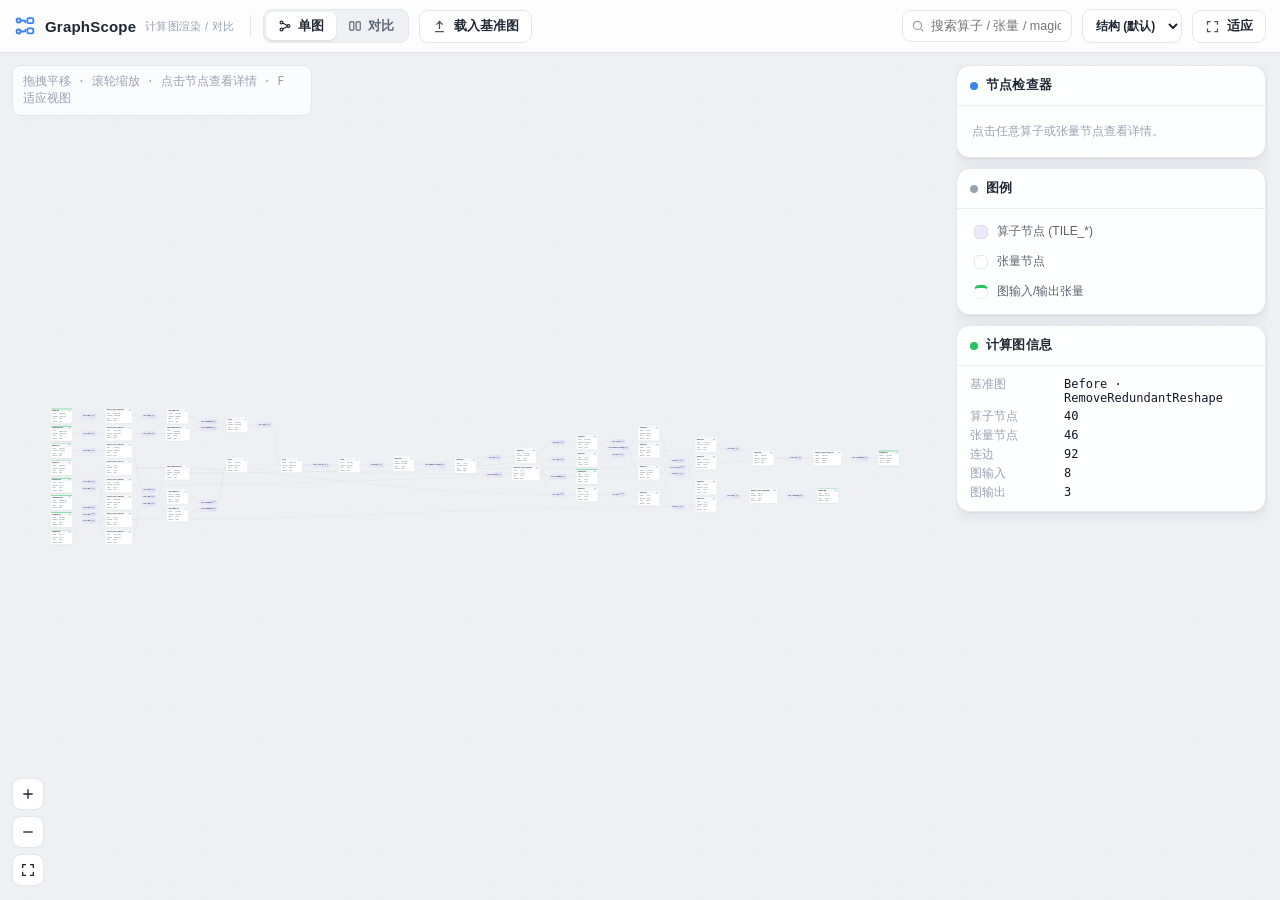
<file: GraphScope_V3.html>
<!DOCTYPE html>
<html lang="zh">
<head>
<meta charset="UTF-8">
<meta name="viewport" content="width=device-width, initial-scale=1.0">
<title>GraphScope · 计算图渲染 / 对比</title>
<style>
  :root{
    --bg:#eef0f4; --grid-dot:rgba(120,128,144,.34);
    --ink:#1f2733; --ink2:#5b6472; --ink3:#98a2b3; --val:#101828;
    --line:#e4e6ec; --line2:#eceef2;
    --panel:#ffffff; --panel2:#fafbfc;
    --card:#ffffff; --card-bd:#e4e6ec; --card-hd:#f6f7f9;
    --op:#e9ebf9; --op-bd:#d3d8f0; --op-tab:#dde1f3; --op-div:#cfd5ee; --op-ink:#343b59; --op-id:#5a6178;
    --port:#fff; --port-bd:#c2c7d2;
    --edge:#c2c7d2; --edge-hi:#8b93a3;
    --accent:#3b82f6; --accent-soft:#dbeafe;
    --green:#22c55e; --green-soft:#dcfce7; --green-bd:#86efac;
    --d-add:#16a34a; --d-add-bg:#e9f8ee;
    --d-rem:#e11d48; --d-rem-bg:#fdeaee;
    --d-mod:#d97706; --d-mod-bg:#fdf3e3;
    --shadow:0 1px 2px rgba(16,24,40,.05), 0 4px 14px rgba(16,24,40,.07);
    --shadow-lg:0 2px 6px rgba(16,24,40,.10), 0 12px 28px rgba(16,24,40,.12);
    --mono:'SF Mono','JetBrains Mono','Roboto Mono',ui-monospace,Menlo,Consolas,monospace;
    --sans:ui-sans-serif,-apple-system,'Segoe UI',Roboto,'Helvetica Neue',Arial,'PingFang SC','Microsoft YaHei',sans-serif;
  }
  *{box-sizing:border-box}
  html,body{margin:0;height:100%}
  body{font-family:var(--sans);color:var(--ink);background:var(--bg);overflow:hidden;-webkit-font-smoothing:antialiased}
  #app{display:flex;flex-direction:column;height:100vh}

  header{display:flex;align-items:center;gap:10px;padding:9px 14px;background:rgba(255,255,255,.86);
    backdrop-filter:saturate(1.4) blur(8px);border-bottom:1px solid var(--line);z-index:30;flex-wrap:wrap}
  .brand{display:flex;align-items:center;gap:9px;font-weight:700;font-size:15px;letter-spacing:.2px;margin-right:4px}
  .brand .glyph{width:22px;height:22px;color:var(--accent)}
  .brand small{font-weight:500;color:var(--ink3);font-size:11px;letter-spacing:.3px}
  .sep{width:1px;height:22px;background:var(--line);margin:0 2px}
  .seg{display:inline-flex;background:#f0f1f5;border:1px solid var(--line);border-radius:9px;padding:2px}
  .seg button{display:inline-flex;align-items:center;gap:6px;border:0;background:transparent;color:var(--ink2);
    font:600 12.5px/1 var(--sans);padding:7px 12px;border-radius:7px;cursor:pointer}
  .seg button.on{background:#fff;color:var(--ink);box-shadow:0 1px 2px rgba(16,24,40,.12)}
  .btn{display:inline-flex;align-items:center;gap:7px;border:1px solid var(--line);background:#fff;color:var(--ink);
    font:600 12.5px/1 var(--sans);padding:8px 12px;border-radius:9px;cursor:pointer;transition:.12s}
  .btn:hover{border-color:#cdd2db;box-shadow:0 1px 3px rgba(16,24,40,.08)}
  .btn:active{transform:translateY(1px)}
  .btn svg{width:15px;height:15px;opacity:.8}
  .btn.primary{background:var(--accent);border-color:var(--accent);color:#fff}
  .btn.primary:hover{background:#2f74ec}
  .btn.ghost{background:transparent}
  .btn[disabled]{opacity:.45;cursor:not-allowed;box-shadow:none}
  .search{position:relative;display:flex;align-items:center}
  .search svg{position:absolute;left:9px;width:14px;height:14px;color:var(--ink3)}
  .search input{border:1px solid var(--line);border-radius:9px;padding:8px 10px 8px 28px;font:500 12.5px var(--sans);
    background:#fff;width:170px;color:var(--ink)}
  .search input:focus{outline:none;border-color:var(--accent);box-shadow:0 0 0 3px var(--accent-soft)}
  select.ctl{border:1px solid var(--line);border-radius:9px;padding:8px 9px;font:600 12px var(--sans);background:#fff;color:var(--ink);cursor:pointer}
  .spacer{flex:1}
  .tag{font:600 11px/1 var(--mono);color:var(--ink2);background:#f0f1f5;border:1px solid var(--line);padding:5px 8px;border-radius:7px}

  #stage{position:relative;flex:1;overflow:hidden}
  #canvas{position:absolute;inset:0;width:100%;height:100%;cursor:grab;display:block;touch-action:none}
  #canvas.grabbing{cursor:grabbing}
  .node{cursor:pointer}
  .node *{ -webkit-user-select:none; user-select:none }
  text{ dominant-baseline:middle }

  #rail{position:absolute;top:12px;right:12px;bottom:12px;width:312px;display:flex;flex-direction:column;gap:10px;
    z-index:20;pointer-events:none}
  .card-ui{background:rgba(255,255,255,.94);backdrop-filter:blur(8px);border:1px solid var(--line);border-radius:14px;
    box-shadow:var(--shadow);pointer-events:auto;overflow:hidden}
  .card-ui .hd{display:flex;align-items:center;gap:8px;padding:11px 13px;border-bottom:1px solid var(--line2);
    font-weight:700;font-size:12.5px;letter-spacing:.2px}
  .card-ui .hd .dot{width:8px;height:8px;border-radius:50%}
  .card-ui .bd{padding:11px 13px;font-size:12.5px;color:var(--ink2);overflow:auto}
  #railScroll{flex:1;min-height:0;display:flex;flex-direction:column;gap:10px;overflow:auto;padding-right:2px}

  .kv{display:grid;grid-template-columns:84px 1fr;gap:4px 10px;align-items:baseline}
  .kv .k{color:var(--ink3);font-size:11.5px}
  .kv .v{color:var(--val);font-family:var(--mono);font-size:12px;word-break:break-word}
  .pill-ty{display:inline-flex;align-items:center;gap:5px;font:600 10.5px/1 var(--mono);padding:4px 8px;border-radius:999px}
  .empty{color:var(--ink3);font-size:12px;padding:6px 2px}

  .barrow{display:flex;align-items:center;gap:9px;margin:7px 0}
  .barrow .lbl{width:64px;font-size:11.5px;color:var(--ink2)}
  .barrow .track{flex:1;height:8px;background:#f0f1f5;border-radius:5px;overflow:hidden}
  .barrow .fill{height:100%;border-radius:5px}
  .barrow .num{width:30px;text-align:right;font:600 12px var(--mono);color:var(--ink)}
  .edgesum{margin-top:9px;padding-top:9px;border-top:1px solid var(--line2);font:600 11.5px var(--mono);color:var(--ink2)}

  .chgitem{display:flex;align-items:center;gap:8px;padding:6px 4px;border-radius:8px;cursor:pointer;font-size:12px}
  .chgitem:hover{background:#f5f6f8}
  .chgitem .sw{width:9px;height:9px;border-radius:3px;flex:none}
  .chgitem .nm{font-family:var(--mono);font-size:11.5px;color:var(--ink);overflow:hidden;text-overflow:ellipsis;white-space:nowrap;flex:1}
  .chgitem .ty{font-size:10px;color:var(--ink3)}

  .legend{display:flex;flex-direction:column;gap:7px}
  .legrow{display:flex;align-items:center;gap:9px;font-size:12px;color:var(--ink2);cursor:pointer;border-radius:7px;padding:3px 4px}
  .legrow:hover{background:#f5f6f8}
  .legrow.off{opacity:.4}
  .legrow .sw{width:14px;height:14px;border-radius:5px;border:1px solid rgba(0,0,0,.06)}

  #scrub{position:absolute;left:50%;transform:translateX(-50%);bottom:14px;z-index:25;width:min(680px,calc(100% - 360px));
    background:rgba(255,255,255,.96);backdrop-filter:blur(8px);border:1px solid var(--line);border-radius:14px;
    box-shadow:var(--shadow-lg);padding:11px 14px;display:none}
  #scrub.show{display:block}
  .scrub-top{display:flex;align-items:center;gap:12px}
  .tbtn{width:34px;height:34px;border-radius:9px;border:1px solid var(--line);background:#fff;display:grid;place-items:center;cursor:pointer;color:var(--ink)}
  .tbtn:hover{border-color:#cdd2db}
  .tbtn svg{width:16px;height:16px}
  .tbtn.play{background:var(--accent);border-color:var(--accent);color:#fff;width:38px;height:38px}
  #range{flex:1;-webkit-appearance:none;height:6px;border-radius:4px;background:linear-gradient(90deg,var(--d-rem) 0,var(--accent) 50%,var(--d-add) 100%);outline:none}
  #range::-webkit-slider-thumb{-webkit-appearance:none;width:18px;height:18px;border-radius:50%;background:#fff;border:2px solid var(--accent);cursor:pointer;box-shadow:0 1px 4px rgba(0,0,0,.2)}
  #range::-moz-range-thumb{width:18px;height:18px;border-radius:50%;background:#fff;border:2px solid var(--accent);cursor:pointer}
  .scrub-meta{display:flex;align-items:center;justify-content:space-between;margin-top:8px;font-size:11.5px;color:var(--ink2)}
  .phase{font-weight:600;font-family:var(--mono);font-size:11.5px}
  .scrub-meta label{display:inline-flex;align-items:center;gap:6px;cursor:pointer}

  #zoombox{position:absolute;left:12px;bottom:14px;z-index:20;display:flex;flex-direction:column;gap:6px}
  #zoombox .tbtn{width:32px;height:32px}
  #drop{position:absolute;inset:0;z-index:40;display:none;align-items:center;justify-content:center;
    background:rgba(238,240,244,.82);backdrop-filter:blur(3px)}
  #drop.show{display:flex}
  #drop .box{border:2px dashed var(--accent);border-radius:18px;padding:42px 60px;background:#fff;text-align:center;color:var(--ink);box-shadow:var(--shadow-lg)}
  #drop .box b{font-size:16px}#drop .box span{display:block;color:var(--ink2);font-size:12.5px;margin-top:6px}
  #toast{position:absolute;left:50%;top:14px;transform:translateX(-50%);z-index:50;background:#1f2733;color:#fff;
    font-size:12.5px;padding:9px 15px;border-radius:10px;opacity:0;transition:.25s;pointer-events:none;box-shadow:var(--shadow-lg)}
  #toast.show{opacity:1}
  .hint{position:absolute;left:12px;top:12px;z-index:15;font-size:11.5px;color:var(--ink3);background:rgba(255,255,255,.8);
    border:1px solid var(--line);border-radius:9px;padding:7px 10px;font-family:var(--mono);max-width:300px;line-height:1.5}
  ::-webkit-scrollbar{width:10px;height:10px}::-webkit-scrollbar-thumb{background:#d3d7de;border-radius:8px;border:2px solid transparent;background-clip:content-box}
</style>
</head>
<body>
<div id="app">
  <header>
    <div class="brand">
      <svg class="glyph" viewBox="0 0 24 24" fill="none" stroke="currentColor" stroke-width="2" stroke-linecap="round" stroke-linejoin="round">
        <circle cx="5" cy="6" r="2.2"/><circle cx="5" cy="18" r="2.2"/><rect x="14.5" y="3.4" width="6.6" height="5.4" rx="1.4"/><rect x="14.5" y="14.6" width="6.6" height="5.4" rx="1.4"/>
        <path d="M7.2 6h3.3a2 2 0 0 1 2 2v0M7.2 18h3.3a2 2 0 0 0 2-2v0"/>
      </svg>
      GraphScope <small>计算图渲染 / 对比</small>
    </div>
    <div class="sep"></div>
    <div class="seg" id="modeSeg">
      <button data-mode="single" class="on">
        <svg width="14" height="14" viewBox="0 0 24 24" fill="none" stroke="currentColor" stroke-width="2"><circle cx="6" cy="6" r="2.4"/><circle cx="18" cy="12" r="2.4"/><circle cx="6" cy="18" r="2.4"/><path d="M8 7l8 4M8 17l8-4"/></svg>
        单图
      </button>
      <button data-mode="compare">
        <svg width="14" height="14" viewBox="0 0 24 24" fill="none" stroke="currentColor" stroke-width="2"><rect x="3" y="5" width="7" height="14" rx="1.5"/><rect x="14" y="5" width="7" height="14" rx="1.5"/></svg>
        对比
      </button>
    </div>
    <button class="btn" id="loadA"><svg viewBox="0 0 24 24" fill="none" stroke="currentColor" stroke-width="2"><path d="M12 16V4M7 9l5-5 5 5M5 20h14"/></svg><span id="loadAlbl">载入基准图</span></button>
    <button class="btn" id="loadB" style="display:none"><svg viewBox="0 0 24 24" fill="none" stroke="currentColor" stroke-width="2"><path d="M12 16V4M7 9l5-5 5 5M5 20h14"/></svg><span id="loadBlbl">载入对比图 (After)</span></button>
    <select class="ctl" id="passSel" title="选择 PyPTO Pass" style="display:none;max-width:240px"></select>
    <button class="btn primary" id="applyPass" style="display:none"><svg viewBox="0 0 24 24" fill="none" stroke="currentColor" stroke-width="2"><path d="M5 3v4M3 5h4M6 17v4M4 19h4M13 3l2.5 6.5L22 12l-6.5 2.5L13 21l-2.5-6.5L4 12l6.5-2.5z"/></svg>应用 Pass</button>
    <input type="file" id="fileA" accept=".json,application/json" hidden>
    <input type="file" id="fileB" accept=".json,application/json" hidden>
    <div class="spacer"></div>
    <div class="search"><svg viewBox="0 0 24 24" fill="none" stroke="currentColor" stroke-width="2"><circle cx="11" cy="11" r="7"/><path d="M21 21l-4-4"/></svg><input id="search" placeholder="搜索算子 / 张量 / magic…"></div>
    <select class="ctl" id="colorMode" title="着色方式">
      <option value="struct">结构 (默认)</option>
      <option value="cat">算子类别</option>
      <option value="dtype">数据类型</option>
      <option value="lat">延迟热度</option>
    </select>
    <button class="btn" id="fitBtn"><svg viewBox="0 0 24 24" fill="none" stroke="currentColor" stroke-width="2"><path d="M4 9V4h5M20 9V4h-5M4 15v5h5M20 15v5h-5"/></svg>适应</button>
  </header>

  <div id="stage">
    <svg id="canvas" xmlns="http://www.w3.org/2000/svg">
      <defs>
        <pattern id="dots" width="24" height="24" patternUnits="userSpaceOnUse">
          <circle cx="2" cy="2" r="1.1" fill="var(--grid-dot)"/>
        </pattern>
        <filter id="cardShadow" x="-20%" y="-20%" width="140%" height="150%">
          <feDropShadow dx="0" dy="2" stdDeviation="3.2" flood-color="#101828" flood-opacity="0.10"/>
        </filter>
        <filter id="cardShadowLg" x="-30%" y="-30%" width="160%" height="170%">
          <feDropShadow dx="0" dy="4" stdDeviation="6" flood-color="#101828" flood-opacity="0.16"/>
        </filter>
      </defs>
      <g id="viewport">
        <rect id="grid" x="-4000" y="-4000" width="40000" height="40000" fill="url(#dots)"/>
        <g id="edgeLayer"></g>
        <g id="nodeLayer"></g>
      </g>
    </svg>

    <div class="hint" id="hint">拖拽平移 · 滚轮缩放 · 点击节点查看详情 · F 适应视图</div>

    <aside id="rail">
      <div id="railScroll">
        <div class="card-ui" id="inspCard">
          <div class="hd"><span class="dot" style="background:var(--accent)"></span><span id="inspTitle">节点检查器</span></div>
          <div class="bd" id="inspBody"><div class="empty">点击任意算子或张量节点查看详情。</div></div>
        </div>
        <div class="card-ui" id="passCard" style="display:none">
          <div class="hd"><span class="dot" style="background:var(--accent)"></span><span id="passHd">PyPTO Pass</span><span id="passBadge" class="tag" style="margin-left:auto"></span></div>
          <div class="bd" id="passBody"></div>
        </div>
        <div class="card-ui" id="diffCard" style="display:none">
          <div class="hd"><span class="dot" style="background:var(--d-mod)"></span>差异概览</div>
          <div class="bd" id="diffStats"></div>
        </div>
        <div class="card-ui" id="diffListCard" style="display:none">
          <div class="hd"><span class="dot" style="background:var(--d-add)"></span>变化清单 <span id="chgCount" class="tag" style="margin-left:auto"></span></div>
          <div class="bd" id="diffList" style="max-height:230px"></div>
        </div>
        <div class="card-ui" id="legendCard">
          <div class="hd"><span class="dot" style="background:var(--ink3)"></span><span id="legTitle">图例</span></div>
          <div class="bd"><div class="legend" id="legend"></div></div>
        </div>
        <div class="card-ui">
          <div class="hd"><span class="dot" style="background:var(--green)"></span>计算图信息</div>
          <div class="bd" id="overview"></div>
        </div>
      </div>
    </aside>

    <div id="zoombox">
      <button class="tbtn" id="zoomIn"><svg viewBox="0 0 24 24" fill="none" stroke="currentColor" stroke-width="2"><path d="M12 5v14M5 12h14"/></svg></button>
      <button class="tbtn" id="zoomOut"><svg viewBox="0 0 24 24" fill="none" stroke="currentColor" stroke-width="2"><path d="M5 12h14"/></svg></button>
      <button class="tbtn" id="zoomReset"><svg viewBox="0 0 24 24" fill="none" stroke="currentColor" stroke-width="2"><path d="M4 9V4h5M20 9V4h-5M4 15v5h5M20 15v5h-5"/></svg></button>
    </div>

    <div id="scrub">
      <div class="scrub-top">
        <button class="tbtn" id="toStart" title="到 Before"><svg viewBox="0 0 24 24" fill="none" stroke="currentColor" stroke-width="2"><path d="M19 20L9 12l10-8zM5 4v16"/></svg></button>
        <button class="tbtn play" id="playBtn" title="播放/暂停"><svg id="playIcon" viewBox="0 0 24 24" fill="currentColor"><path d="M8 5v14l11-7z"/></svg></button>
        <button class="tbtn" id="toEnd" title="到 After"><svg viewBox="0 0 24 24" fill="none" stroke="currentColor" stroke-width="2"><path d="M5 4l10 8-10 8zM19 4v16"/></svg></button>
        <input type="range" id="range" min="0" max="1000" value="0">
      </div>
      <div class="scrub-meta">
        <span class="phase" id="phase">Before</span>
        <label><input type="checkbox" id="loopChk"> 循环播放</label>
      </div>
    </div>

    <div id="drop"><div class="box"><b>松开以载入计算图 JSON</b><span id="dropSub">将解析为基准图</span></div></div>
  </div>
  <div id="toast"></div>
</div>

<script id="sample-data" type="application/json">{"entryhash":"7954759110225103634","functions":[{"_cube_nbuffer_num":1,"_funcid":12,"_l1_reuse_num":0,"_magicseed":52,"_nbuffer_merge_mode":1,"_ooo_preschedule_method":"PriorDFS","_opseed":10040,"_rawid":449,"_sg_copyin_threshold":1048576,"_sg_cube_parallel_num":24,"_sg_cycle_lowerbound":512,"_sg_cycle_upperbound":10000,"_sg_parallel_num":20,"_sg_skip_partition":false,"_sg_vec_parallel_num":48,"_total_subgraph_count":0,"func_magicname":"TENSOR_LOOP_L2_bn_Unroll1_PATH0_8","funcmagic":8,"functype":4,"global_tensors":[],"graphtype":0,"hash":"7954759110225103634","incasts":[[27,[4]],[29,[1]],[31,[3]],[33,[0]],[35,[10]],[37,[2]],[39,[8]],[41,[9]]],"kind":3,"operations":[{"attr":[21,2,0,0,0,2,[0,1024],[0,64]],"file":"/data/z30040105/pypto-dev/framework/src/interface/function/function.cpp","ioperands":[27],"kind":2,"latency":521,"line":1741,"ooperands":[28],"op_attr":{"IS_GLOBAL_INPUT":true},"opcode":"VIEW","opmagic":10029,"semantic_label":["bn-after-matmul2"],"static":{"sync_queue":{"core_type":0,"event_id":0,"gm_buf_id":0,"offset":[],"pipe_id":0,"tri_core_type":0,"trig_pipe":0}},"subgraphid":-1,"sync_queue":{"core_type":0,"event_id":0,"gm_buf_id":0,"offset":[],"pipe_id":0,"tri_core_type":0,"trig_pipe":0}},{"attr":[21,2,0,0,0,2,[0,1024],[0,512]],"file":"/data/z30040105/pypto-dev/framework/src/interface/function/function.cpp","ioperands":[29],"kind":2,"latency":4105,"line":1741,"ooperands":[30],"op_attr":{"IS_GLOBAL_INPUT":true},"opcode":"VIEW","opmagic":10030,"semantic_label":["bn-after-matmul2"],"static":{"sync_queue":{"core_type":0,"event_id":0,"gm_buf_id":0,"offset":[],"pipe_id":0,"tri_core_type":0,"trig_pipe":0}},"subgraphid":-1,"sync_queue":{"core_type":0,"event_id":0,"gm_buf_id":0,"offset":[],"pipe_id":0,"tri_core_type":0,"trig_pipe":0}},{"attr":[21,2,0,0,2,[2,5,2,16,4,1,"RUNTIME_GetInputDataInt32Dim2",1,"ARG_blockTable",1,"bIdx",1,"bn",0,128],[0,0],2,[2,14,2,4,2,16,3,1,"RUNTIME_GetInputDataInt32Dim1",1,"ARG_actSeqs",1,"bIdx",2,5,1,"bn",0,128,0,128],[0,64]],"file":"/data/z30040105/pypto-dev/framework/src/operator/models/deepseek/page_attention.cpp","ioperands":[28],"kind":2,"latency":73,"line":81,"ooperands":[4],"opcode":"VIEW","opmagic":10005,"semantic_label":[""],"static":{"sync_queue":{"core_type":0,"event_id":0,"gm_buf_id":0,"offset":[],"pipe_id":0,"tri_core_type":0,"trig_pipe":0}},"subgraphid":-1,"sync_queue":{"core_type":0,"event_id":0,"gm_buf_id":0,"offset":[],"pipe_id":0,"tri_core_type":0,"trig_pipe":0}},{"attr":[21,2,0,0,2,[2,5,2,16,4,1,"RUNTIME_GetInputDataInt32Dim2",1,"ARG_blockTable",1,"bIdx",1,"bn",0,128],[0,0],2,[2,14,2,4,2,16,3,1,"RUNTIME_GetInputDataInt32Dim1",1,"ARG_actSeqs",1,"bIdx",2,5,1,"bn",0,128,0,128],[0,512]],"file":"/data/z30040105/pypto-dev/framework/src/operator/models/deepseek/page_attention.cpp","ioperands":[30],"kind":2,"latency":521,"line":79,"ooperands":[3],"opcode":"VIEW","opmagic":10004,"semantic_label":[""],"static":{"sync_queue":{"core_type":0,"event_id":0,"gm_buf_id":0,"offset":[],"pipe_id":0,"tri_core_type":0,"trig_pipe":0}},"subgraphid":-1,"sync_queue":{"core_type":0,"event_id":0,"gm_buf_id":0,"offset":[],"pipe_id":0,"tri_core_type":0,"trig_pipe":0}},{"attr":[21,2,0,0,0,2,[0,128],[0,64]],"file":"/data/z30040105/pypto-dev/framework/src/interface/function/function.cpp","ioperands":[31],"kind":2,"latency":73,"line":1741,"ooperands":[32],"op_attr":{"IS_GLOBAL_INPUT":true},"opcode":"VIEW","opmagic":10031,"semantic_label":["bn-after-matmul2"],"static":{"sync_queue":{"core_type":0,"event_id":0,"gm_buf_id":0,"offset":[],"pipe_id":0,"tri_core_type":0,"trig_pipe":0}},"subgraphid":-1,"sync_queue":{"core_type":0,"event_id":0,"gm_buf_id":0,"offset":[],"pipe_id":0,"tri_core_type":0,"trig_pipe":0}},{"attr":[21,2,0,0,0,2,[0,128],[0,512]],"file":"/data/z30040105/pypto-dev/framework/src/interface/function/function.cpp","ioperands":[33],"kind":2,"latency":521,"line":1741,"ooperands":[34],"op_attr":{"IS_GLOBAL_INPUT":true},"opcode":"VIEW","opmagic":10032,"semantic_label":["bn-after-matmul2"],"static":{"sync_queue":{"core_type":0,"event_id":0,"gm_buf_id":0,"offset":[],"pipe_id":0,"tri_core_type":0,"trig_pipe":0}},"subgraphid":-1,"sync_queue":{"core_type":0,"event_id":0,"gm_buf_id":0,"offset":[],"pipe_id":0,"tri_core_type":0,"trig_pipe":0}},{"attr":[21,2,0,512,2,[0,0],[0,512],0],"file":"/data/z30040105/pypto-dev/framework/src/operator/models/deepseek/page_attention.cpp","ioperands":[4],"kind":2,"latency":73,"line":86,"ooperands":[5],"op_attr":{"dassemble":true},"opcode":"ASSEMBLE","opmagic":10007,"semantic_label":[""],"static":{"sync_queue":{"core_type":0,"event_id":0,"gm_buf_id":0,"offset":[],"pipe_id":0,"tri_core_type":0,"trig_pipe":0}},"subgraphid":-1,"sync_queue":{"core_type":0,"event_id":0,"gm_buf_id":0,"offset":[],"pipe_id":0,"tri_core_type":0,"trig_pipe":0}},{"attr":[21,2,0,0,2,[0,0],[0,0],0],"file":"/data/z30040105/pypto-dev/framework/src/operator/models/deepseek/page_attention.cpp","ioperands":[3],"kind":2,"latency":521,"line":85,"ooperands":[5],"op_attr":{"dassemble":true},"opcode":"ASSEMBLE","opmagic":10006,"semantic_label":[""],"static":{"sync_queue":{"core_type":0,"event_id":0,"gm_buf_id":0,"offset":[],"pipe_id":0,"tri_core_type":0,"trig_pipe":0}},"subgraphid":-1,"sync_queue":{"core_type":0,"event_id":0,"gm_buf_id":0,"offset":[],"pipe_id":0,"tri_core_type":0,"trig_pipe":0}},{"attr":[21,2,0,0,2,[2,3,2,5,1,"bIdx",0,32,2,5,1,"nIdx",0,32],[0,0],2,[2,16,4,1,"RUNTIME_GetViewValidShapeDim",0,128,2,3,2,5,1,"bIdx",0,32,2,5,1,"nIdx",0,32,0,32],[0,64]],"file":"/data/z30040105/pypto-dev/framework/src/operator/models/deepseek/page_attention.cpp","ioperands":[32],"kind":2,"latency":25,"line":71,"ooperands":[1],"opcode":"VIEW","opmagic":10001,"semantic_label":[""],"static":{"sync_queue":{"core_type":0,"event_id":0,"gm_buf_id":0,"offset":[],"pipe_id":0,"tri_core_type":0,"trig_pipe":0}},"subgraphid":-1,"sync_queue":{"core_type":0,"event_id":0,"gm_buf_id":0,"offset":[],"pipe_id":0,"tri_core_type":0,"trig_pipe":0}},{"attr":[21,2,0,0,2,[2,3,2,5,1,"bIdx",0,32,2,5,1,"nIdx",0,32],[0,0],2,[2,16,4,1,"RUNTIME_GetViewValidShapeDim",0,128,2,3,2,5,1,"bIdx",0,32,2,5,1,"nIdx",0,32,0,32],[0,512]],"file":"/data/z30040105/pypto-dev/framework/src/operator/models/deepseek/page_attention.cpp","ioperands":[34],"kind":2,"latency":137,"line":70,"ooperands":[0],"opcode":"VIEW","opmagic":10000,"semantic_label":[""],"static":{"sync_queue":{"core_type":0,"event_id":0,"gm_buf_id":0,"offset":[],"pipe_id":0,"tri_core_type":0,"trig_pipe":0}},"subgraphid":-1,"sync_queue":{"core_type":0,"event_id":0,"gm_buf_id":0,"offset":[],"pipe_id":0,"tri_core_type":0,"trig_pipe":0}},{"attr":[21,2,0,0,2,[0,0],[0,0],2,[2,14,2,4,2,16,3,1,"RUNTIME_GetInputDataInt32Dim1",1,"ARG_actSeqs",1,"bIdx",2,5,1,"bn",0,128,0,128],[0,576]],"file":"/data/z30040105/pypto-dev/framework/src/operator/models/deepseek/page_attention.cpp","ioperands":[5],"kind":2,"latency":585,"line":87,"ooperands":[6],"opcode":"VIEW","opmagic":10008,"semantic_label":[""],"static":{"sync_queue":{"core_type":0,"event_id":0,"gm_buf_id":0,"offset":[],"pipe_id":0,"tri_core_type":0,"trig_pipe":0}},"subgraphid":-1,"sync_queue":{"core_type":0,"event_id":0,"gm_buf_id":0,"offset":[],"pipe_id":0,"tri_core_type":0,"trig_pipe":0}},{"attr":[21,2,0,512,2,[0,0],[0,512],0],"file":"/data/z30040105/pypto-dev/framework/src/operator/models/deepseek/page_attention.cpp","ioperands":[1],"kind":2,"latency":25,"line":74,"ooperands":[2],"op_attr":{"dassemble":true},"opcode":"ASSEMBLE","opmagic":10003,"semantic_label":[""],"static":{"sync_queue":{"core_type":0,"event_id":0,"gm_buf_id":0,"offset":[],"pipe_id":0,"tri_core_type":0,"trig_pipe":0}},"subgraphid":-1,"sync_queue":{"core_type":0,"event_id":0,"gm_buf_id":0,"offset":[],"pipe_id":0,"tri_core_type":0,"trig_pipe":0}},{"attr":[21,2,0,0,2,[0,0],[0,0],0],"file":"/data/z30040105/pypto-dev/framework/src/operator/models/deepseek/page_attention.cpp","ioperands":[0],"kind":2,"latency":137,"line":73,"ooperands":[2],"op_attr":{"dassemble":true},"opcode":"ASSEMBLE","opmagic":10002,"semantic_label":[""],"static":{"sync_queue":{"core_type":0,"event_id":0,"gm_buf_id":0,"offset":[],"pipe_id":0,"tri_core_type":0,"trig_pipe":0}},"subgraphid":-1,"sync_queue":{"core_type":0,"event_id":0,"gm_buf_id":0,"offset":[],"pipe_id":0,"tri_core_type":0,"trig_pipe":0}},{"file":"/data/z30040105/pypto-dev/framework/src/operator/models/deepseek/page_attention.cpp","ioperands":[2,6],"kind":2,"latency":585,"line":95,"ooperands":[8],"op_attr":{"op_attr_act_k":0,"op_attr_act_m":32,"op_attr_act_n":128},"opcode":"A_MUL_Bt","opmagic":10010,"semantic_label":["MatMul"],"static":{"sync_queue":{"core_type":0,"event_id":0,"gm_buf_id":0,"offset":[],"pipe_id":0,"tri_core_type":0,"trig_pipe":0}},"subgraphid":-1,"sync_queue":{"core_type":0,"event_id":0,"gm_buf_id":0,"offset":[],"pipe_id":0,"tri_core_type":0,"trig_pipe":0}},{"file":"/data/z30040105/pypto-dev/framework/src/operator/models/deepseek/page_attention.cpp","ioperands":[8],"kind":2,"latency":73,"line":100,"ooperands":[9],"op_attr":{"SCALAR":{"data_type":7,"value":0.0416666679084301}},"opcode":"MULS","opmagic":10011,"semantic_label":["SoftMax"],"static":{"sync_queue":{"core_type":0,"event_id":0,"gm_buf_id":0,"offset":[],"pipe_id":0,"tri_core_type":0,"trig_pipe":0}},"subgraphid":-1,"sync_queue":{"core_type":0,"event_id":0,"gm_buf_id":0,"offset":[],"pipe_id":0,"tri_core_type":0,"trig_pipe":0}},{"file":"/data/z30040105/pypto-dev/framework/src/operator/models/deepseek/page_attention.cpp","ioperands":[9],"kind":2,"latency":73,"line":103,"ooperands":[10],"op_attr":{"op_attr_AXIS":1},"opcode":"ROWMAX_SINGLE","opmagic":10012,"semantic_label":["SoftMax"],"static":{"sync_queue":{"core_type":0,"event_id":0,"gm_buf_id":0,"offset":[],"pipe_id":0,"tri_core_type":0,"trig_pipe":0}},"subgraphid":-1,"sync_queue":{"core_type":0,"event_id":0,"gm_buf_id":0,"offset":[],"pipe_id":0,"tri_core_type":0,"trig_pipe":0}},{"attr":[21,2,0,0,0,2,[0,32],[0,1]],"file":"/data/z30040105/pypto-dev/framework/src/interface/function/function.cpp","ioperands":[35],"kind":2,"latency":10,"line":1741,"ooperands":[36],"op_attr":{"IS_GLOBAL_INPUT":true},"opcode":"VIEW","opmagic":10033,"semantic_label":["bn-after-matmul2"],"static":{"sync_queue":{"core_type":0,"event_id":0,"gm_buf_id":0,"offset":[],"pipe_id":0,"tri_core_type":0,"trig_pipe":0}},"subgraphid":-1,"sync_queue":{"core_type":0,"event_id":0,"gm_buf_id":0,"offset":[],"pipe_id":0,"tri_core_type":0,"trig_pipe":0}},{"file":"/data/z30040105/pypto-dev/framework/src/operator/models/deepseek/page_attention.cpp","ioperands":[9,10],"kind":2,"latency":73,"line":105,"ooperands":[11],"opcode":"SUB","opmagic":10013,"semantic_label":["SoftMax"],"static":{"sync_queue":{"core_type":0,"event_id":0,"gm_buf_id":0,"offset":[],"pipe_id":0,"tri_core_type":0,"trig_pipe":0}},"subgraphid":-1,"sync_queue":{"core_type":0,"event_id":0,"gm_buf_id":0,"offset":[],"pipe_id":0,"tri_core_type":0,"trig_pipe":0}},{"file":"/data/z30040105/pypto-dev/framework/src/operator/models/deepseek/page_attention.cpp","ioperands":[36,10],"kind":2,"latency":10,"line":134,"ooperands":[45],"opcode":"MAXIMUM","opmagic":10017,"semantic_label":["Softmax-acc"],"static":{"sync_queue":{"core_type":0,"event_id":0,"gm_buf_id":0,"offset":[],"pipe_id":0,"tri_core_type":0,"trig_pipe":0}},"subgraphid":-1,"sync_queue":{"core_type":0,"event_id":0,"gm_buf_id":0,"offset":[],"pipe_id":0,"tri_core_type":0,"trig_pipe":0}},{"attr":[21,2,0,0,0,2,[0,1024],[0,512]],"file":"/data/z30040105/pypto-dev/framework/src/interface/function/function.cpp","ioperands":[37],"kind":2,"latency":4105,"line":1741,"ooperands":[38],"op_attr":{"IS_GLOBAL_INPUT":true},"opcode":"VIEW","opmagic":10034,"semantic_label":["bn-after-matmul2"],"static":{"sync_queue":{"core_type":0,"event_id":0,"gm_buf_id":0,"offset":[],"pipe_id":0,"tri_core_type":0,"trig_pipe":0}},"subgraphid":-1,"sync_queue":{"core_type":0,"event_id":0,"gm_buf_id":0,"offset":[],"pipe_id":0,"tri_core_type":0,"trig_pipe":0}},{"file":"/data/z30040105/pypto-dev/framework/src/operator/models/deepseek/page_attention.cpp","ioperands":[11],"kind":2,"latency":73,"line":106,"ooperands":[12],"opcode":"EXP","opmagic":10014,"semantic_label":["SoftMax"],"static":{"sync_queue":{"core_type":0,"event_id":0,"gm_buf_id":0,"offset":[],"pipe_id":0,"tri_core_type":0,"trig_pipe":0}},"subgraphid":-1,"sync_queue":{"core_type":0,"event_id":0,"gm_buf_id":0,"offset":[],"pipe_id":0,"tri_core_type":0,"trig_pipe":0}},{"file":"/data/z30040105/pypto-dev/framework/src/operator/models/deepseek/page_attention.cpp","ioperands":[10,45],"kind":2,"latency":10,"line":137,"ooperands":[18],"opcode":"SUB","opmagic":10020,"semantic_label":["Softmax-acc"],"static":{"sync_queue":{"core_type":0,"event_id":0,"gm_buf_id":0,"offset":[],"pipe_id":0,"tri_core_type":0,"trig_pipe":0}},"subgraphid":-1,"sync_queue":{"core_type":0,"event_id":0,"gm_buf_id":0,"offset":[],"pipe_id":0,"tri_core_type":0,"trig_pipe":0}},{"file":"/data/z30040105/pypto-dev/framework/src/operator/models/deepseek/page_attention.cpp","ioperands":[36,45],"kind":2,"latency":10,"line":135,"ooperands":[16],"opcode":"SUB","opmagic":10018,"semantic_label":["Softmax-acc"],"static":{"sync_queue":{"core_type":0,"event_id":0,"gm_buf_id":0,"offset":[],"pipe_id":0,"tri_core_type":0,"trig_pipe":0}},"subgraphid":-1,"sync_queue":{"core_type":0,"event_id":0,"gm_buf_id":0,"offset":[],"pipe_id":0,"tri_core_type":0,"trig_pipe":0}},{"attr":[21,2,0,0,2,[2,5,2,16,4,1,"RUNTIME_GetInputDataInt32Dim2",1,"ARG_blockTable",1,"bIdx",1,"bn",0,128],[0,0],2,[2,14,2,4,2,16,3,1,"RUNTIME_GetInputDataInt32Dim1",1,"ARG_actSeqs",1,"bIdx",2,5,1,"bn",0,128,0,128],[0,512]],"file":"/data/z30040105/pypto-dev/framework/src/operator/models/deepseek/page_attention.cpp","ioperands":[38],"kind":2,"latency":521,"line":89,"ooperands":[7],"opcode":"VIEW","opmagic":10009,"semantic_label":[""],"static":{"sync_queue":{"core_type":0,"event_id":0,"gm_buf_id":0,"offset":[],"pipe_id":0,"tri_core_type":0,"trig_pipe":0}},"subgraphid":-1,"sync_queue":{"core_type":0,"event_id":0,"gm_buf_id":0,"offset":[],"pipe_id":0,"tri_core_type":0,"trig_pipe":0}},{"file":"/data/z30040105/pypto-dev/framework/src/operator/models/deepseek/page_attention.cpp","ioperands":[12],"kind":2,"latency":73,"line":107,"ooperands":[13],"op_attr":{"op_attr_mode":0},"opcode":"CAST","opmagic":10015,"semantic_label":["SoftMax"],"static":{"sync_queue":{"core_type":0,"event_id":0,"gm_buf_id":0,"offset":[],"pipe_id":0,"tri_core_type":0,"trig_pipe":0}},"subgraphid":-1,"sync_queue":{"core_type":0,"event_id":0,"gm_buf_id":0,"offset":[],"pipe_id":0,"tri_core_type":0,"trig_pipe":0}},{"file":"/data/z30040105/pypto-dev/framework/src/operator/models/deepseek/page_attention.cpp","ioperands":[12],"kind":2,"latency":73,"line":108,"ooperands":[14],"op_attr":{"op_attr_AXIS":1},"opcode":"ROWSUM_SINGLE","opmagic":10016,"semantic_label":["SoftMax"],"static":{"sync_queue":{"core_type":0,"event_id":0,"gm_buf_id":0,"offset":[],"pipe_id":0,"tri_core_type":0,"trig_pipe":0}},"subgraphid":-1,"sync_queue":{"core_type":0,"event_id":0,"gm_buf_id":0,"offset":[],"pipe_id":0,"tri_core_type":0,"trig_pipe":0}},{"file":"/data/z30040105/pypto-dev/framework/src/operator/models/deepseek/page_attention.cpp","ioperands":[18],"kind":2,"latency":10,"line":138,"ooperands":[19],"opcode":"EXP","opmagic":10021,"semantic_label":["Softmax-acc"],"static":{"sync_queue":{"core_type":0,"event_id":0,"gm_buf_id":0,"offset":[],"pipe_id":0,"tri_core_type":0,"trig_pipe":0}},"subgraphid":-1,"sync_queue":{"core_type":0,"event_id":0,"gm_buf_id":0,"offset":[],"pipe_id":0,"tri_core_type":0,"trig_pipe":0}},{"attr":[21,2,0,0,0,2,[0,32],[0,1]],"file":"/data/z30040105/pypto-dev/framework/src/interface/function/function.cpp","ioperands":[41],"kind":2,"latency":10,"line":1741,"ooperands":[42],"op_attr":{"IS_GLOBAL_INPUT":true},"opcode":"VIEW","opmagic":10036,"semantic_label":["bn-after-matmul2"],"static":{"sync_queue":{"core_type":0,"event_id":0,"gm_buf_id":0,"offset":[],"pipe_id":0,"tri_core_type":0,"trig_pipe":0}},"subgraphid":-1,"sync_queue":{"core_type":0,"event_id":0,"gm_buf_id":0,"offset":[],"pipe_id":0,"tri_core_type":0,"trig_pipe":0}},{"file":"/data/z30040105/pypto-dev/framework/src/operator/models/deepseek/page_attention.cpp","ioperands":[16],"kind":2,"latency":10,"line":136,"ooperands":[17],"opcode":"EXP","opmagic":10019,"semantic_label":["Softmax-acc"],"static":{"sync_queue":{"core_type":0,"event_id":0,"gm_buf_id":0,"offset":[],"pipe_id":0,"tri_core_type":0,"trig_pipe":0}},"subgraphid":-1,"sync_queue":{"core_type":0,"event_id":0,"gm_buf_id":0,"offset":[],"pipe_id":0,"tri_core_type":0,"trig_pipe":0}},{"file":"/data/z30040105/pypto-dev/framework/src/operator/models/deepseek/page_attention.cpp","ioperands":[13,7],"kind":2,"latency":521,"line":150,"ooperands":[24],"op_attr":{"op_attr_act_k":128,"op_attr_act_m":32,"op_attr_act_n":512},"opcode":"A_MUL_B","opmagic":10026,"semantic_label":["bn-matmul2"],"static":{"sync_queue":{"core_type":0,"event_id":0,"gm_buf_id":0,"offset":[],"pipe_id":0,"tri_core_type":0,"trig_pipe":0}},"subgraphid":-1,"sync_queue":{"core_type":0,"event_id":0,"gm_buf_id":0,"offset":[],"pipe_id":0,"tri_core_type":0,"trig_pipe":0}},{"attr":[21,2,0,0,0,2,[0,32],[0,512]],"file":"/data/z30040105/pypto-dev/framework/src/interface/function/function.cpp","ioperands":[39],"kind":2,"latency":265,"line":1741,"ooperands":[40],"op_attr":{"IS_GLOBAL_INPUT":true},"opcode":"VIEW","opmagic":10035,"semantic_label":["bn-after-matmul2"],"static":{"sync_queue":{"core_type":0,"event_id":0,"gm_buf_id":0,"offset":[],"pipe_id":0,"tri_core_type":0,"trig_pipe":0}},"subgraphid":-1,"sync_queue":{"core_type":0,"event_id":0,"gm_buf_id":0,"offset":[],"pipe_id":0,"tri_core_type":0,"trig_pipe":0}},{"file":"/data/z30040105/pypto-dev/framework/src/operator/models/deepseek/page_attention.cpp","ioperands":[19,14],"kind":2,"latency":10,"line":139,"ooperands":[20],"opcode":"MUL","opmagic":10022,"semantic_label":["Softmax-acc"],"static":{"sync_queue":{"core_type":0,"event_id":0,"gm_buf_id":0,"offset":[],"pipe_id":0,"tri_core_type":0,"trig_pipe":0}},"subgraphid":-1,"sync_queue":{"core_type":0,"event_id":0,"gm_buf_id":0,"offset":[],"pipe_id":0,"tri_core_type":0,"trig_pipe":0}},{"file":"/data/z30040105/pypto-dev/framework/src/operator/models/deepseek/page_attention.cpp","ioperands":[17,42],"kind":2,"latency":10,"line":140,"ooperands":[21],"opcode":"MUL","opmagic":10023,"semantic_label":["Softmax-acc"],"static":{"sync_queue":{"core_type":0,"event_id":0,"gm_buf_id":0,"offset":[],"pipe_id":0,"tri_core_type":0,"trig_pipe":0}},"subgraphid":-1,"sync_queue":{"core_type":0,"event_id":0,"gm_buf_id":0,"offset":[],"pipe_id":0,"tri_core_type":0,"trig_pipe":0}},{"file":"/data/z30040105/pypto-dev/framework/src/operator/models/deepseek/page_attention.cpp","ioperands":[24,19],"kind":2,"latency":265,"line":153,"ooperands":[25],"opcode":"MUL","opmagic":10027,"semantic_label":["bn-after-matmul2"],"static":{"sync_queue":{"core_type":0,"event_id":0,"gm_buf_id":0,"offset":[],"pipe_id":0,"tri_core_type":0,"trig_pipe":0}},"subgraphid":-1,"sync_queue":{"core_type":0,"event_id":0,"gm_buf_id":0,"offset":[],"pipe_id":0,"tri_core_type":0,"trig_pipe":0}},{"file":"/data/z30040105/pypto-dev/framework/src/operator/models/deepseek/page_attention.cpp","ioperands":[40,17],"kind":2,"latency":265,"line":143,"ooperands":[23],"opcode":"MUL","opmagic":10025,"semantic_label":["Softmax-acc"],"static":{"sync_queue":{"core_type":0,"event_id":0,"gm_buf_id":0,"offset":[],"pipe_id":0,"tri_core_type":0,"trig_pipe":0}},"subgraphid":-1,"sync_queue":{"core_type":0,"event_id":0,"gm_buf_id":0,"offset":[],"pipe_id":0,"tri_core_type":0,"trig_pipe":0}},{"file":"/data/z30040105/pypto-dev/framework/src/operator/models/deepseek/page_attention.cpp","ioperands":[21,20],"kind":2,"latency":10,"line":141,"ooperands":[51],"opcode":"ADD","opmagic":10024,"semantic_label":["Softmax-acc"],"static":{"sync_queue":{"core_type":0,"event_id":0,"gm_buf_id":0,"offset":[],"pipe_id":0,"tri_core_type":0,"trig_pipe":0}},"subgraphid":-1,"sync_queue":{"core_type":0,"event_id":0,"gm_buf_id":0,"offset":[],"pipe_id":0,"tri_core_type":0,"trig_pipe":0}},{"file":"/data/z30040105/pypto-dev/framework/src/operator/models/deepseek/page_attention.cpp","ioperands":[23,25],"kind":2,"latency":265,"line":154,"ooperands":[48],"opcode":"ADD","opmagic":10028,"semantic_label":["bn-after-matmul2"],"static":{"sync_queue":{"core_type":0,"event_id":0,"gm_buf_id":0,"offset":[],"pipe_id":0,"tri_core_type":0,"trig_pipe":0}},"subgraphid":-1,"sync_queue":{"core_type":0,"event_id":0,"gm_buf_id":0,"offset":[],"pipe_id":0,"tri_core_type":0,"trig_pipe":0}},{"attr":[21,2,0,0,0,0],"file":"/data/z30040105/pypto-dev/framework/src/interface/function/function.cpp","ioperands":[51],"kind":2,"latency":10,"line":700,"ooperands":[49],"opcode":"ASSEMBLE","opmagic":10039,"semantic_label":["bn-after-matmul2"],"static":{"sync_queue":{"core_type":0,"event_id":0,"gm_buf_id":0,"offset":[],"pipe_id":0,"tri_core_type":0,"trig_pipe":0}},"subgraphid":-1,"sync_queue":{"core_type":0,"event_id":0,"gm_buf_id":0,"offset":[],"pipe_id":0,"tri_core_type":0,"trig_pipe":0}},{"attr":[21,2,0,0,0,0],"file":"/data/z30040105/pypto-dev/framework/src/interface/function/function.cpp","ioperands":[48],"kind":2,"latency":265,"line":700,"ooperands":[46],"opcode":"ASSEMBLE","opmagic":10038,"semantic_label":["bn-after-matmul2"],"static":{"sync_queue":{"core_type":0,"event_id":0,"gm_buf_id":0,"offset":[],"pipe_id":0,"tri_core_type":0,"trig_pipe":0}},"subgraphid":-1,"sync_queue":{"core_type":0,"event_id":0,"gm_buf_id":0,"offset":[],"pipe_id":0,"tri_core_type":0,"trig_pipe":0}},{"attr":[21,2,0,0,0,0],"file":"/data/z30040105/pypto-dev/framework/src/interface/function/function.cpp","ioperands":[45],"kind":2,"latency":10,"line":700,"ooperands":[43],"opcode":"ASSEMBLE","opmagic":10037,"semantic_label":["bn-after-matmul2"],"static":{"sync_queue":{"core_type":0,"event_id":0,"gm_buf_id":0,"offset":[],"pipe_id":0,"tri_core_type":0,"trig_pipe":0}},"subgraphid":-1,"sync_queue":{"core_type":0,"event_id":0,"gm_buf_id":0,"offset":[],"pipe_id":0,"tri_core_type":0,"trig_pipe":0}}],"outcasts":[[43,[10]],[46,[8]],[49,[9]]],"parent_funcmagic":7,"rawname":"TENSOR_LOOP_L2_bn_Unroll1_PATH0","rawtensors":[{"datatype":8,"format":0,"kind":0,"ori_rawshape":[],"rawmagic":11,"rawshape":[32,512],"symbol":"View_qNope","tensorIndex":-1,"tensorSubscript":-1},{"datatype":8,"format":0,"kind":0,"ori_rawshape":[],"rawmagic":12,"rawshape":[32,64],"symbol":"View_qRope","tensorIndex":-1,"tensorSubscript":-1},{"datatype":8,"format":0,"kind":0,"ori_rawshape":[],"rawmagic":13,"rawshape":[32,576],"symbol":"qi","tensorIndex":-1,"tensorSubscript":-1},{"datatype":8,"format":1,"kind":0,"ori_rawshape":[],"rawmagic":14,"rawshape":[128,512],"symbol":"View_kNopeCache","tensorIndex":-1,"tensorSubscript":-1},{"datatype":8,"format":1,"kind":0,"ori_rawshape":[],"rawmagic":15,"rawshape":[128,64],"symbol":"View_kRope","tensorIndex":-1,"tensorSubscript":-1},{"datatype":8,"format":1,"kind":0,"ori_rawshape":[],"rawmagic":16,"rawshape":[128,576],"symbol":"kj","tensorIndex":-1,"tensorSubscript":-1},{"datatype":8,"format":1,"kind":0,"ori_rawshape":[],"rawmagic":17,"rawshape":[128,576],"symbol":"kj","tensorIndex":-1,"tensorSubscript":-1},{"datatype":8,"format":1,"kind":0,"ori_rawshape":[],"rawmagic":18,"rawshape":[128,512],"symbol":"View_vNopeCache","tensorIndex":-1,"tensorSubscript":-1},{"datatype":7,"format":0,"kind":0,"ori_rawshape":[],"rawmagic":19,"rawshape":[32,128],"symbol":"sij","tensorIndex":-1,"tensorSubscript":-1},{"datatype":7,"format":0,"kind":0,"ori_rawshape":[],"rawmagic":20,"rawshape":[32,128],"tensorIndex":-1,"tensorSubscript":-1},{"datatype":7,"format":0,"kind":0,"ori_rawshape":[],"rawmagic":21,"rawshape":[32,1],"tensorIndex":-1,"tensorSubscript":-1},{"datatype":7,"format":0,"kind":0,"ori_rawshape":[],"rawmagic":22,"rawshape":[32,128],"tensorIndex":-1,"tensorSubscript":-1},{"datatype":7,"format":0,"kind":0,"ori_rawshape":[],"rawmagic":23,"rawshape":[32,128],"tensorIndex":-1,"tensorSubscript":-1},{"datatype":8,"format":0,"kind":0,"ori_rawshape":[],"rawmagic":24,"rawshape":[32,128],"tensorIndex":-1,"tensorSubscript":-1},{"datatype":7,"format":0,"kind":0,"ori_rawshape":[],"rawmagic":25,"rawshape":[32,1],"tensorIndex":-1,"tensorSubscript":-1},{"datatype":7,"format":0,"kind":0,"ori_rawshape":[],"rawmagic":27,"rawshape":[32,1],"tensorIndex":-1,"tensorSubscript":-1},{"datatype":7,"format":0,"kind":0,"ori_rawshape":[],"rawmagic":28,"rawshape":[32,1],"tensorIndex":-1,"tensorSubscript":-1},{"datatype":7,"format":0,"kind":0,"ori_rawshape":[],"rawmagic":29,"rawshape":[32,1],"tensorIndex":-1,"tensorSubscript":-1},{"datatype":7,"format":0,"kind":0,"ori_rawshape":[],"rawmagic":30,"rawshape":[32,1],"tensorIndex":-1,"tensorSubscript":-1},{"datatype":7,"format":0,"kind":0,"ori_rawshape":[],"rawmagic":31,"rawshape":[32,1],"tensorIndex":-1,"tensorSubscript":-1},{"datatype":7,"format":0,"kind":0,"ori_rawshape":[],"rawmagic":32,"rawshape":[32,1],"tensorIndex":-1,"tensorSubscript":-1},{"datatype":7,"format":0,"kind":0,"ori_rawshape":[],"rawmagic":34,"rawshape":[32,512],"tensorIndex":-1,"tensorSubscript":-1},{"datatype":7,"format":0,"kind":0,"ori_rawshape":[],"rawmagic":35,"rawshape":[32,512],"tensorIndex":-1,"tensorSubscript":-1},{"datatype":7,"format":0,"kind":0,"ori_rawshape":[],"rawmagic":36,"rawshape":[32,512],"tensorIndex":-1,"tensorSubscript":-1},{"datatype":8,"format":1,"kind":0,"ori_rawshape":[],"rawmagic":38,"rawshape":[1024,64],"symbol":"kRope","tensorIndex":-1,"tensorSubscript":-1},{"datatype":8,"format":1,"kind":0,"ori_rawshape":[],"rawmagic":39,"rawshape":[1024,64],"symbol":"INCAST_LOCAL_BUF0","tensorIndex":-1,"tensorSubscript":-1},{"datatype":8,"format":1,"kind":0,"ori_rawshape":[],"rawmagic":40,"rawshape":[1024,512],"symbol":"kNopeCache","tensorIndex":-1,"tensorSubscript":-1},{"datatype":8,"format":1,"kind":0,"ori_rawshape":[],"rawmagic":41,"rawshape":[1024,512],"symbol":"INCAST_LOCAL_BUF1","tensorIndex":-1,"tensorSubscript":-1},{"datatype":8,"format":0,"kind":0,"ori_rawshape":[],"rawmagic":42,"rawshape":[128,64],"symbol":"qRope","tensorIndex":-1,"tensorSubscript":-1},{"datatype":8,"format":0,"kind":0,"ori_rawshape":[],"rawmagic":43,"rawshape":[128,64],"symbol":"INCAST_LOCAL_BUF2","tensorIndex":-1,"tensorSubscript":-1},{"datatype":8,"format":0,"kind":0,"ori_rawshape":[],"rawmagic":44,"rawshape":[128,512],"symbol":"qNope","tensorIndex":-1,"tensorSubscript":-1},{"datatype":8,"format":0,"kind":0,"ori_rawshape":[],"rawmagic":45,"rawshape":[128,512],"symbol":"INCAST_LOCAL_BUF3","tensorIndex":-1,"tensorSubscript":-1},{"datatype":7,"format":0,"kind":0,"ori_rawshape":[],"rawmagic":46,"rawshape":[32,1],"symbol":"miUpdate","tensorIndex":-1,"tensorSubscript":-1},{"datatype":7,"format":0,"kind":0,"ori_rawshape":[],"rawmagic":47,"rawshape":[32,1],"symbol":"INCAST_LOCAL_BUF4","tensorIndex":-1,"tensorSubscript":-1},{"datatype":8,"format":1,"kind":0,"ori_rawshape":[],"rawmagic":48,"rawshape":[1024,512],"symbol":"vNopeCache","tensorIndex":-1,"tensorSubscript":-1},{"datatype":8,"format":1,"kind":0,"ori_rawshape":[],"rawmagic":49,"rawshape":[1024,512],"symbol":"INCAST_LOCAL_BUF5","tensorIndex":-1,"tensorSubscript":-1},{"datatype":7,"format":0,"kind":0,"ori_rawshape":[],"rawmagic":50,"rawshape":[32,512],"symbol":"oiUpdate","tensorIndex":-1,"tensorSubscript":-1},{"datatype":7,"format":0,"kind":0,"ori_rawshape":[],"rawmagic":51,"rawshape":[32,512],"symbol":"INCAST_LOCAL_BUF6","tensorIndex":-1,"tensorSubscript":-1},{"datatype":7,"format":0,"kind":0,"ori_rawshape":[],"rawmagic":52,"rawshape":[32,1],"symbol":"liUpdate","tensorIndex":-1,"tensorSubscript":-1},{"datatype":7,"format":0,"kind":0,"ori_rawshape":[],"rawmagic":53,"rawshape":[32,1],"symbol":"INCAST_LOCAL_BUF7","tensorIndex":-1,"tensorSubscript":-1},{"datatype":7,"format":0,"kind":0,"ori_rawshape":[],"rawmagic":54,"rawshape":[32,1],"symbol":"miUpdate","tensorIndex":-1,"tensorSubscript":-1},{"datatype":7,"format":0,"kind":0,"ori_rawshape":[],"rawmagic":55,"rawshape":[32,1],"symbol":"OUTCAST_LOCAL_BUF0","tensorIndex":-1,"tensorSubscript":-1},{"datatype":7,"format":0,"kind":0,"ori_rawshape":[],"rawmagic":56,"rawshape":[32,512],"symbol":"oiUpdate","tensorIndex":-1,"tensorSubscript":-1},{"datatype":7,"format":0,"kind":0,"ori_rawshape":[],"rawmagic":57,"rawshape":[32,512],"symbol":"OUTCAST_LOCAL_BUF1","tensorIndex":-1,"tensorSubscript":-1},{"datatype":7,"format":0,"kind":0,"ori_rawshape":[],"rawmagic":58,"rawshape":[32,1],"symbol":"liUpdate","tensorIndex":-1,"tensorSubscript":-1},{"datatype":7,"format":0,"kind":0,"ori_rawshape":[],"rawmagic":59,"rawshape":[32,1],"symbol":"OUTCAST_LOCAL_BUF2","tensorIndex":-1,"tensorSubscript":-1}],"semantic_label":[],"static":{"global_tensors":[]},"tensors":[{"dynvalidshape":[[2,16,4,1,"RUNTIME_GetViewValidShapeDim",0,128,2,3,2,5,1,"bIdx",0,32,2,5,1,"nIdx",0,32,0,32],[0,512]],"kind":1,"life_range":[-1,-1],"magic":0,"mem_id":-1,"mem_range":[0,0],"nodetype":0,"offset":[0,0],"rawtensor":11,"semantic_label":[],"shape":[32,512],"subgraph_boundary":false,"validshape":[32,512]},{"dynvalidshape":[[2,16,4,1,"RUNTIME_GetViewValidShapeDim",0,128,2,3,2,5,1,"bIdx",0,32,2,5,1,"nIdx",0,32,0,32],[0,64]],"kind":1,"life_range":[-1,-1],"magic":1,"mem_id":-1,"mem_range":[0,0],"nodetype":0,"offset":[0,0],"rawtensor":12,"semantic_label":[],"shape":[32,64],"subgraph_boundary":false,"validshape":[32,64]},{"dynvalidshape":[[0,32],[0,576]],"kind":1,"life_range":[-1,-1],"magic":2,"mem_id":-1,"mem_range":[0,0],"nodetype":0,"offset":[0,0],"rawtensor":13,"semantic_label":[],"shape":[32,576],"subgraph_boundary":false,"validshape":[32,576]},{"dynvalidshape":[[2,14,2,4,2,16,3,1,"RUNTIME_GetInputDataInt32Dim1",1,"ARG_actSeqs",1,"bIdx",2,5,1,"bn",0,128,0,128],[0,512]],"kind":1,"life_range":[-1,-1],"magic":3,"mem_id":-1,"mem_range":[0,0],"nodetype":0,"offset":[0,0],"rawtensor":14,"semantic_label":[],"shape":[128,512],"subgraph_boundary":false,"validshape":[128,512]},{"dynvalidshape":[[2,14,2,4,2,16,3,1,"RUNTIME_GetInputDataInt32Dim1",1,"ARG_actSeqs",1,"bIdx",2,5,1,"bn",0,128,0,128],[0,64]],"kind":1,"life_range":[-1,-1],"magic":4,"mem_id":-1,"mem_range":[0,0],"nodetype":0,"offset":[0,0],"rawtensor":15,"semantic_label":[],"shape":[128,64],"subgraph_boundary":false,"validshape":[128,64]},{"dynvalidshape":[[0,128],[0,576]],"kind":1,"life_range":[-1,-1],"magic":5,"mem_id":-1,"mem_range":[0,0],"nodetype":0,"offset":[0,0],"rawtensor":16,"semantic_label":[],"shape":[128,576],"subgraph_boundary":false,"validshape":[128,576]},{"dynvalidshape":[[2,14,2,4,2,16,3,1,"RUNTIME_GetInputDataInt32Dim1",1,"ARG_actSeqs",1,"bIdx",2,5,1,"bn",0,128,0,128],[0,576]],"kind":1,"life_range":[-1,-1],"magic":6,"mem_id":-1,"mem_range":[0,0],"nodetype":0,"offset":[0,0],"rawtensor":17,"semantic_label":[],"shape":[128,576],"subgraph_boundary":false,"validshape":[128,576]},{"dynvalidshape":[[2,14,2,4,2,16,3,1,"RUNTIME_GetInputDataInt32Dim1",1,"ARG_actSeqs",1,"bIdx",2,5,1,"bn",0,128,0,128],[0,512]],"kind":1,"life_range":[-1,-1],"magic":7,"mem_id":-1,"mem_range":[0,0],"nodetype":0,"offset":[0,0],"rawtensor":18,"semantic_label":[],"shape":[128,512],"subgraph_boundary":false,"validshape":[128,512]},{"dynvalidshape":[[0,32],[2,14,2,4,2,16,3,1,"RUNTIME_GetInputDataInt32Dim1",1,"ARG_actSeqs",1,"bIdx",2,5,1,"bn",0,128,0,128]],"kind":1,"life_range":[-1,-1],"magic":8,"mem_id":-1,"mem_range":[0,0],"nodetype":0,"offset":[0,0],"rawtensor":19,"semantic_label":[],"shape":[32,128],"subgraph_boundary":false,"validshape":[32,128]},{"dynvalidshape":[[0,32],[2,14,2,4,2,16,3,1,"RUNTIME_GetInputDataInt32Dim1",1,"ARG_actSeqs",1,"bIdx",2,5,1,"bn",0,128,0,128]],"kind":1,"life_range":[-1,-1],"magic":9,"mem_id":-1,"mem_range":[0,0],"nodetype":0,"offset":[0,0],"rawtensor":20,"semantic_label":[],"shape":[32,128],"subgraph_boundary":false,"validshape":[32,128]},{"dynvalidshape":[[0,32],[0,1]],"kind":1,"life_range":[-1,-1],"magic":10,"mem_id":-1,"mem_range":[0,0],"nodetype":0,"offset":[0,0],"rawtensor":21,"semantic_label":[],"shape":[32,1],"subgraph_boundary":false,"validshape":[32,1]},{"dynvalidshape":[[0,32],[2,14,2,4,2,16,3,1,"RUNTIME_GetInputDataInt32Dim1",1,"ARG_actSeqs",1,"bIdx",2,5,1,"bn",0,128,0,128]],"kind":1,"life_range":[-1,-1],"magic":11,"mem_id":-1,"mem_range":[0,0],"nodetype":0,"offset":[0,0],"rawtensor":22,"semantic_label":[],"shape":[32,128],"subgraph_boundary":false,"validshape":[32,128]},{"dynvalidshape":[[0,32],[2,14,2,4,2,16,3,1,"RUNTIME_GetInputDataInt32Dim1",1,"ARG_actSeqs",1,"bIdx",2,5,1,"bn",0,128,0,128]],"kind":1,"life_range":[-1,-1],"magic":12,"mem_id":-1,"mem_range":[0,0],"nodetype":0,"offset":[0,0],"rawtensor":23,"semantic_label":[],"shape":[32,128],"subgraph_boundary":false,"validshape":[32,128]},{"dynvalidshape":[[0,32],[2,14,2,4,2,16,3,1,"RUNTIME_GetInputDataInt32Dim1",1,"ARG_actSeqs",1,"bIdx",2,5,1,"bn",0,128,0,128]],"kind":1,"life_range":[-1,-1],"magic":13,"mem_id":-1,"mem_range":[0,0],"nodetype":0,"offset":[0,0],"rawtensor":24,"semantic_label":[],"shape":[32,128],"subgraph_boundary":false,"validshape":[32,128]},{"dynvalidshape":[[0,32],[0,1]],"kind":1,"life_range":[-1,-1],"magic":14,"mem_id":-1,"mem_range":[0,0],"nodetype":0,"offset":[0,0],"rawtensor":25,"semantic_label":[],"shape":[32,1],"subgraph_boundary":false,"validshape":[32,1]},{"dynvalidshape":[[0,32],[0,1]],"kind":1,"life_range":[-1,-1],"magic":16,"mem_id":-1,"mem_range":[0,0],"nodetype":0,"offset":[0,0],"rawtensor":27,"semantic_label":[],"shape":[32,1],"subgraph_boundary":false,"validshape":[32,1]},{"dynvalidshape":[[0,32],[0,1]],"kind":1,"life_range":[-1,-1],"magic":17,"mem_id":-1,"mem_range":[0,0],"nodetype":0,"offset":[0,0],"rawtensor":28,"semantic_label":[],"shape":[32,1],"subgraph_boundary":false,"validshape":[32,1]},{"dynvalidshape":[[0,32],[0,1]],"kind":1,"life_range":[-1,-1],"magic":18,"mem_id":-1,"mem_range":[0,0],"nodetype":0,"offset":[0,0],"rawtensor":29,"semantic_label":[],"shape":[32,1],"subgraph_boundary":false,"validshape":[32,1]},{"dynvalidshape":[[0,32],[0,1]],"kind":1,"life_range":[-1,-1],"magic":19,"mem_id":-1,"mem_range":[0,0],"nodetype":0,"offset":[0,0],"rawtensor":30,"semantic_label":[],"shape":[32,1],"subgraph_boundary":false,"validshape":[32,1]},{"dynvalidshape":[[0,32],[0,1]],"kind":1,"life_range":[-1,-1],"magic":20,"mem_id":-1,"mem_range":[0,0],"nodetype":0,"offset":[0,0],"rawtensor":31,"semantic_label":[],"shape":[32,1],"subgraph_boundary":false,"validshape":[32,1]},{"dynvalidshape":[[0,32],[0,1]],"kind":1,"life_range":[-1,-1],"magic":21,"mem_id":-1,"mem_range":[0,0],"nodetype":0,"offset":[0,0],"rawtensor":32,"semantic_label":[],"shape":[32,1],"subgraph_boundary":false,"validshape":[32,1]},{"dynvalidshape":[[0,32],[0,512]],"kind":1,"life_range":[-1,-1],"magic":23,"mem_id":-1,"mem_range":[0,0],"nodetype":0,"offset":[0,0],"rawtensor":34,"semantic_label":[],"shape":[32,512],"subgraph_boundary":false,"validshape":[32,512]},{"dynvalidshape":[[0,32],[0,512]],"kind":1,"life_range":[-1,-1],"magic":24,"mem_id":-1,"mem_range":[0,0],"nodetype":0,"offset":[0,0],"rawtensor":35,"semantic_label":[],"shape":[32,512],"subgraph_boundary":false,"validshape":[32,512]},{"dynvalidshape":[[0,32],[0,512]],"kind":1,"life_range":[-1,-1],"magic":25,"mem_id":-1,"mem_range":[0,0],"nodetype":0,"offset":[0,0],"rawtensor":36,"semantic_label":[],"shape":[32,512],"subgraph_boundary":false,"validshape":[32,512]},{"dynvalidshape":[[0,1024],[0,64]],"kind":1,"life_range":[-1,-1],"magic":27,"mem_id":-1,"mem_range":[0,0],"nodetype":1,"offset":[0,0],"rawtensor":38,"semantic_label":[],"shape":[1024,64],"subgraph_boundary":false,"validshape":[1024,64]},{"dynvalidshape":[[0,1024],[0,64]],"kind":1,"life_range":[-1,-1],"magic":28,"mem_id":-1,"mem_range":[0,0],"nodetype":0,"offset":[0,0],"rawtensor":39,"semantic_label":[],"shape":[1024,64],"subgraph_boundary":false,"validshape":[1024,64]},{"dynvalidshape":[[0,1024],[0,512]],"kind":1,"life_range":[-1,-1],"magic":29,"mem_id":-1,"mem_range":[0,0],"nodetype":1,"offset":[0,0],"rawtensor":40,"semantic_label":[],"shape":[1024,512],"subgraph_boundary":false,"validshape":[1024,512]},{"dynvalidshape":[[0,1024],[0,512]],"kind":1,"life_range":[-1,-1],"magic":30,"mem_id":-1,"mem_range":[0,0],"nodetype":0,"offset":[0,0],"rawtensor":41,"semantic_label":[],"shape":[1024,512],"subgraph_boundary":false,"validshape":[1024,512]},{"dynvalidshape":[[0,128],[0,64]],"kind":1,"life_range":[-1,-1],"magic":31,"mem_id":-1,"mem_range":[0,0],"nodetype":1,"offset":[0,0],"rawtensor":42,"semantic_label":[],"shape":[128,64],"subgraph_boundary":false,"validshape":[128,64]},{"dynvalidshape":[[0,128],[0,64]],"kind":1,"life_range":[-1,-1],"magic":32,"mem_id":-1,"mem_range":[0,0],"nodetype":0,"offset":[0,0],"rawtensor":43,"semantic_label":[],"shape":[128,64],"subgraph_boundary":false,"validshape":[128,64]},{"dynvalidshape":[[0,128],[0,512]],"kind":1,"life_range":[-1,-1],"magic":33,"mem_id":-1,"mem_range":[0,0],"nodetype":1,"offset":[0,0],"rawtensor":44,"semantic_label":[],"shape":[128,512],"subgraph_boundary":false,"validshape":[128,512]},{"dynvalidshape":[[0,128],[0,512]],"kind":1,"life_range":[-1,-1],"magic":34,"mem_id":-1,"mem_range":[0,0],"nodetype":0,"offset":[0,0],"rawtensor":45,"semantic_label":[],"shape":[128,512],"subgraph_boundary":false,"validshape":[128,512]},{"dynvalidshape":[[0,32],[0,1]],"kind":1,"life_range":[-1,-1],"magic":35,"mem_id":-1,"mem_range":[0,0],"nodetype":1,"offset":[0,0],"rawtensor":46,"semantic_label":[],"shape":[32,1],"subgraph_boundary":false,"validshape":[32,1]},{"dynvalidshape":[[0,32],[0,1]],"kind":1,"life_range":[-1,-1],"magic":36,"mem_id":-1,"mem_range":[0,0],"nodetype":0,"offset":[0,0],"rawtensor":47,"semantic_label":[],"shape":[32,1],"subgraph_boundary":false,"validshape":[32,1]},{"dynvalidshape":[[0,1024],[0,512]],"kind":1,"life_range":[-1,-1],"magic":37,"mem_id":-1,"mem_range":[0,0],"nodetype":1,"offset":[0,0],"rawtensor":48,"semantic_label":[],"shape":[1024,512],"subgraph_boundary":false,"validshape":[1024,512]},{"dynvalidshape":[[0,1024],[0,512]],"kind":1,"life_range":[-1,-1],"magic":38,"mem_id":-1,"mem_range":[0,0],"nodetype":0,"offset":[0,0],"rawtensor":49,"semantic_label":[],"shape":[1024,512],"subgraph_boundary":false,"validshape":[1024,512]},{"dynvalidshape":[[0,32],[0,512]],"kind":1,"life_range":[-1,-1],"magic":39,"mem_id":-1,"mem_range":[0,0],"nodetype":1,"offset":[0,0],"rawtensor":50,"semantic_label":[],"shape":[32,512],"subgraph_boundary":false,"validshape":[32,512]},{"dynvalidshape":[[0,32],[0,512]],"kind":1,"life_range":[-1,-1],"magic":40,"mem_id":-1,"mem_range":[0,0],"nodetype":0,"offset":[0,0],"rawtensor":51,"semantic_label":[],"shape":[32,512],"subgraph_boundary":false,"validshape":[32,512]},{"dynvalidshape":[[0,32],[0,1]],"kind":1,"life_range":[-1,-1],"magic":41,"mem_id":-1,"mem_range":[0,0],"nodetype":1,"offset":[0,0],"rawtensor":52,"semantic_label":[],"shape":[32,1],"subgraph_boundary":false,"validshape":[32,1]},{"dynvalidshape":[[0,32],[0,1]],"kind":1,"life_range":[-1,-1],"magic":42,"mem_id":-1,"mem_range":[0,0],"nodetype":0,"offset":[0,0],"rawtensor":53,"semantic_label":[],"shape":[32,1],"subgraph_boundary":false,"validshape":[32,1]},{"dynvalidshape":[[0,32],[0,1]],"kind":1,"life_range":[-1,-1],"magic":43,"mem_id":-1,"mem_range":[0,0],"nodetype":2,"offset":[0,0],"rawtensor":54,"semantic_label":[],"shape":[32,1],"subgraph_boundary":false,"validshape":[32,1]},{"dynvalidshape":[[0,32],[0,1]],"kind":1,"life_range":[-1,-1],"magic":45,"mem_id":-1,"mem_range":[0,0],"nodetype":0,"offset":[0,0],"rawtensor":55,"semantic_label":[],"shape":[32,1],"subgraph_boundary":false,"validshape":[32,1]},{"dynvalidshape":[[0,32],[0,512]],"kind":1,"life_range":[-1,-1],"magic":46,"mem_id":-1,"mem_range":[0,0],"nodetype":2,"offset":[0,0],"rawtensor":56,"semantic_label":[],"shape":[32,512],"subgraph_boundary":false,"validshape":[32,512]},{"dynvalidshape":[[0,32],[0,512]],"kind":1,"life_range":[-1,-1],"magic":48,"mem_id":-1,"mem_range":[0,0],"nodetype":0,"offset":[0,0],"rawtensor":57,"semantic_label":[],"shape":[32,512],"subgraph_boundary":false,"validshape":[32,512]},{"dynvalidshape":[[0,32],[0,1]],"kind":1,"life_range":[-1,-1],"magic":49,"mem_id":-1,"mem_range":[0,0],"nodetype":2,"offset":[0,0],"rawtensor":58,"semantic_label":[],"shape":[32,1],"subgraph_boundary":false,"validshape":[32,1]},{"dynvalidshape":[[0,32],[0,1]],"kind":1,"life_range":[-1,-1],"magic":51,"mem_id":-1,"mem_range":[0,0],"nodetype":0,"offset":[0,0],"rawtensor":59,"semantic_label":[],"shape":[32,1],"subgraph_boundary":false,"validshape":[32,1]}]}],"version":"2.0"}</script>

<script>
/* GraphScope engine v2 — BIPARTITE compiler-graph model (ops + tensors as nodes).
   Zero dependencies. Runs in Node (module.exports) and browser (window.GraphEngine). */
(function (root) {
  'use strict';

  var DTYPE_NAME = {
    0:'undef',1:'bool',2:'i8',3:'u8',4:'i16',5:'u16',6:'i32',
    7:'fp32',8:'fp16',9:'bf16',10:'i64',11:'u32',12:'u64',13:'fp64'
  };

  // op -> coarse category (for optional coloring / legend)
  var CATEGORY = {
    VIEW:'memory', ASSEMBLE:'memory',
    A_MUL_BT:'matmul', A_MUL_B:'matmul',
    MULS:'elementwise', MUL:'elementwise', ADD:'elementwise', SUB:'elementwise', MAXIMUM:'elementwise',
    EXP:'unary', CAST:'unary',
    ROWMAX_SINGLE:'reduce', ROWSUM_SINGLE:'reduce'
  };
  function categoryOf(opcode){ if(!opcode) return 'other'; return CATEGORY[String(opcode).toUpperCase()] || 'other'; }

  function fmtList(a){ return Array.isArray(a) ? '['+a.join(',')+']' : (a==null?'—':String(a)); }
  var NODETYPE_NAME = {0:'internal',1:'input',2:'output'};

  /* ---- default node sizing (renderer may override by pre-setting n.w / n.h) ---- */
  function measureNode(n){
    if (n.kind === 'op') {
      var t = n.title || '';
      return { w: Math.max(132, Math.round(t.length * 8.3) + 60), h: 40 };
    }
    var tt = n.title || '';
    var rows = (n.rows || []).length;
    // width must fit the bold title PLUS the corner magic badge (badge ~ magicLen*7+10, +clearance)
    var badge = String(n.magic == null ? '' : n.magic).length * 7 + 10;
    var titleW = Math.round(tt.length * 8.4) + 28;        // bold 13px title + left pad
    return { w: Math.max(208, titleW + badge + 26), h: 34 + rows * 24 + 14 };
  }

  /* ---- parse: build bipartite dataflow graph ---- */
  function parseGraph(json, label){
    var fn = json.functions[0];
    var ops = fn.operations || [], tens = fn.tensors || [], raws = fn.rawtensors || [];
    var rawByMagic = {}; raws.forEach(function(r){ rawByMagic[r.rawmagic] = r; });

    var nodes = [], byId = {}, tensorByMagic = {};

    tens.forEach(function(t){
      var r = rawByMagic[t.rawtensor] || {};
      var sym = r.symbol || 'Tensor';
      var id = 'T' + t.magic;
      var n = {
        id: id, kind: 'tensor',
        magic: t.magic, rawmagic: t.rawtensor,
        symbol: r.symbol || '',
        title: sym + ' (' + t.rawtensor + ')',
        nodetype: t.nodetype,                  // 0 internal, 1 incast(input), 2 outcast(output)
        boundary: (t.nodetype === 1 || t.nodetype === 2),
        datatype: r.datatype,
        shape: t.shape,
        rows: [
          ['shape', fmtList(t.shape)],
          ['rawshape', fmtList(r.rawshape)],
          ['offset', fmtList(t.offset)],
          ['datatype', DTYPE_NAME[r.datatype] || ('dt' + r.datatype)]
        ]
      };
      nodes.push(n); byId[id] = n; tensorByMagic[t.magic] = n;
    });

    ops.forEach(function(o){
      var id = 'O' + o.opmagic;
      var n = {
        id: id, kind: 'op',
        opmagic: o.opmagic, opcode: o.opcode,
        title: 'TILE_' + o.opcode,
        category: categoryOf(o.opcode),
        latency: o.latency,
        semantic: (o.semantic_label || []).join(', '),
        opAttr: o.op_attr || {},
        ioperands: o.ioperands || [],
        ooperands: o.ooperands || []
      };
      nodes.push(n); byId[id] = n;
    });

    var edges = [], seen = {};
    ops.forEach(function(o){
      var oid = 'O' + o.opmagic;
      (o.ioperands || []).forEach(function(m){
        var t = tensorByMagic[m]; if (!t) return;
        var k = t.id + '->' + oid; if (seen[k]) return; seen[k] = 1;
        edges.push({ id: k, from: t.id, to: oid });
      });
      (o.ooperands || []).forEach(function(m){
        var t = tensorByMagic[m]; if (!t) return;
        var k = oid + '->' + t.id; if (seen[k]) return; seen[k] = 1;
        edges.push({ id: k, from: oid, to: t.id });
      });
    });

    return {
      label: label || '', nodes: nodes, edges: edges, byId: byId, rawJSON: json,
      counts: { ops: ops.length, tensors: tens.length, edges: edges.length,
                inputs: tens.filter(function(t){return t.nodetype===1;}).length,
                outputs: tens.filter(function(t){return t.nodetype===2;}).length }
    };
  }

  /* ---- isotonic (PAVA) placement with variable node sizes ----
     Given ordered items [{id,target,size}], return center positions minimizing
     sum (pos-target)^2 subject to pos_{i+1}-pos_i >= (size_i+size_{i+1})/2 + gap. */
  function place1D(items, gap){
    var n = items.length, res = {}; if (!n) return res;
    var off = new Array(n); off[0] = 0;
    for (var i=1;i<n;i++) off[i] = off[i-1] + (items[i-1].size/2 + gap + items[i].size/2);
    var t = new Array(n);
    for (i=0;i<n;i++) t[i] = items[i].target - off[i];
    var val=[], wt=[], cnt=[];
    for (i=0;i<n;i++){
      var v=t[i], w=1, c=1;
      while (val.length && val[val.length-1] > v){
        var pv=val.pop(), pw=wt.pop(), pc=cnt.pop();
        v = (v*w + pv*pw)/(w+pw); w += pw; c += pc;
      }
      val.push(v); wt.push(w); cnt.push(c);
    }
    var flat=[], k;
    for (i=0;i<val.length;i++) for (k=0;k<cnt[i];k++) flat.push(val[i]);
    for (i=0;i<n;i++) res[items[i].id] = flat[i] + off[i];
    return res;
  }

  /* ---- layout: layered LEFT-TO-RIGHT DAG ---- */
  function layoutGraph(graph, opts){
    opts = opts || {};
    var hGap = opts.hGap != null ? opts.hGap : 96;  // between ranks (x)
    var vGap = opts.vGap != null ? opts.vGap : 26;   // within rank (y)
    var nodes = graph.nodes, edges = graph.edges, byId = graph.byId;
    if (!nodes.length){ graph.width=0; graph.height=0; return graph; }

    nodes.forEach(function(n){
      if (n.w == null || n.h == null){ var d = measureNode(n); n.w = d.w; n.h = d.h; }
    });

    var outAdj={}, inAdj={}, indeg={};
    nodes.forEach(function(n){ outAdj[n.id]=[]; inAdj[n.id]=[]; indeg[n.id]=0; });
    edges.forEach(function(e){
      if (byId[e.from] && byId[e.to]){ outAdj[e.from].push(e.to); inAdj[e.to].push(e.from); indeg[e.to]++; }
    });

    // longest-path ranks (Kahn topo)
    var rank={}; nodes.forEach(function(n){ rank[n.id]=0; });
    var indeg2={}; nodes.forEach(function(n){ indeg2[n.id]=indeg[n.id]; });
    var q=[]; nodes.forEach(function(n){ if(indeg2[n.id]===0) q.push(n.id); });
    var qi=0, inOrder={};
    while (qi < q.length){
      var u=q[qi++]; inOrder[u]=1;
      outAdj[u].forEach(function(v){
        if (rank[v] < rank[u]+1) rank[v]=rank[u]+1;
        if (--indeg2[v]===0) q.push(v);
      });
    }
    nodes.forEach(function(n){ if(!inOrder[n.id]){ var mx=0; inAdj[n.id].forEach(function(p){ mx=Math.max(mx,rank[p]+1); }); rank[n.id]=mx; }});

    var ranksArr=[]; nodes.forEach(function(n){ var r=rank[n.id]; (ranksArr[r]=ranksArr[r]||[]).push(n.id); });
    for (var r=0;r<ranksArr.length;r++) ranksArr[r]=ranksArr[r]||[];

    var pos={}; ranksArr.forEach(function(layer){ layer.forEach(function(id,i){ pos[id]=i; }); });
    function bary(adj){
      for (var rr=0; rr<ranksArr.length; rr++){
        var layer=ranksArr[rr], key={};
        layer.forEach(function(id){
          var nb=adj[id].map(function(x){return pos[x];}).filter(function(vv){return vv!=null;});
          key[id]= nb.length ? nb.reduce(function(a,b){return a+b;},0)/nb.length : pos[id];
        });
        layer.sort(function(a,b){ return key[a]-key[b]; });
        layer.forEach(function(id,i){ pos[id]=i; });
      }
    }
    for (var s=0;s<8;s++){ bary(s%2===0 ? inAdj : outAdj); }

    // X by cumulative max-width per rank
    var rankW = ranksArr.map(function(layer){ return layer.reduce(function(m,id){ return Math.max(m, byId[id].w); }, 0); });
    var rankCX=[], cx=0;
    for (r=0;r<ranksArr.length;r++){
      if (r===0) cx = rankW[0]/2;
      else cx += rankW[r-1]/2 + hGap + rankW[r]/2;
      rankCX[r]=cx;
    }

    // Y initial stack, then barycenter refinement w/ non-overlap
    var Y={};
    ranksArr.forEach(function(layer){
      var y=0; layer.forEach(function(id){ var h=byId[id].h; Y[id]=y+h/2; y+=h+vGap; });
    });
    for (var sweep=0; sweep<12; sweep++){
      var adj = sweep%2===0 ? inAdj : outAdj;
      for (r=0;r<ranksArr.length;r++){
        var layer=ranksArr[r];
        var items=layer.map(function(id){
          var nb=adj[id].map(function(x){return Y[x];}).filter(function(vv){return vv!=null;});
          var target = nb.length ? nb.reduce(function(a,b){return a+b;},0)/nb.length : Y[id];
          return { id:id, target:target, size:byId[id].h };
        });
        var placed=place1D(items, vGap);
        layer.forEach(function(id){ Y[id]=placed[id]; });
      }
    }

    var minX=Infinity,minY=Infinity,maxX=-Infinity,maxY=-Infinity;
    nodes.forEach(function(n){
      n.x=rankCX[rank[n.id]]; n.y=Y[n.id];
      minX=Math.min(minX,n.x-n.w/2); maxX=Math.max(maxX,n.x+n.w/2);
      minY=Math.min(minY,n.y-n.h/2); maxY=Math.max(maxY,n.y+n.h/2);
    });
    var pad=48;
    nodes.forEach(function(n){ n.x=n.x-minX+pad; n.y=n.y-minY+pad; });
    graph.width=(maxX-minX)+pad*2;
    graph.height=(maxY-minY)+pad*2;
    graph.rank=rank; graph.ranks=ranksArr;
    return graph;
  }

  /* ---- diff: stable identity (op:opmagic, tensor:magic) ---- */
  function nodeSig(n){
    if (n.kind==='op') return 'op|'+n.opcode+'|'+n.ioperands.join(',')+'>'+n.ooperands.join(',');
    return 'tn|'+n.rows.map(function(rw){return rw[1];}).join('|')+'|'+n.nodetype;
  }
  function diffGraphs(A,B){
    var aIds={}, bIds={};
    A.nodes.forEach(function(n){ aIds[n.id]=1; });
    B.nodes.forEach(function(n){ bIds[n.id]=1; });
    var nodeState={}, added=0,removed=0,modified=0,same=0;
    A.nodes.forEach(function(n){ if(!bIds[n.id]){ nodeState[n.id]='removed'; removed++; } });
    B.nodes.forEach(function(n){
      if (!aIds[n.id]){ nodeState[n.id]='added'; added++; }
      else { var a=A.byId[n.id]; if (nodeSig(a)!==nodeSig(n)){ nodeState[n.id]='modified'; modified++; } else { nodeState[n.id]='same'; same++; } }
    });
    var aE={}, bE={};
    A.edges.forEach(function(e){ aE[e.id]=1; });
    B.edges.forEach(function(e){ bE[e.id]=1; });
    var edgeState={}, eAdd=0,eRem=0,eSame=0;
    A.edges.forEach(function(e){ if(!bE[e.id]){ edgeState[e.id]='removed'; eRem++; } });
    B.edges.forEach(function(e){ if(!aE[e.id]){ edgeState[e.id]='added'; eAdd++; } else { edgeState[e.id]='same'; eSame++; } });
    var all={}; Object.keys(aIds).forEach(function(k){all[k]=1;}); Object.keys(bIds).forEach(function(k){all[k]=1;});
    return {
      nodeState: nodeState, edgeState: edgeState,
      stats: { nodes:{added:added,removed:removed,modified:modified,same:same,total:Object.keys(all).length},
               edges:{added:eAdd,removed:eRem,same:eSame} }
    };
  }

  var API = { parseGraph: parseGraph, layoutGraph: layoutGraph, diffGraphs: diffGraphs,
              categoryOf: categoryOf, measureNode: measureNode,
              DTYPE_NAME: DTYPE_NAME, NODETYPE_NAME: NODETYPE_NAME };
  if (typeof module !== 'undefined' && module.exports) module.exports = API;
  root.GraphEngine = API;
})(typeof window !== 'undefined' ? window : globalThis);

</script>

<script>
/* PyPTO pass registry for GraphScope.
   - Real pass names / stages / descriptions sourced from the pypto pipeline (docs/dev/passes).
   - A handful of passes carry a built-in *illustrative* structural demo (transform on the tensor graph);
     the rest are name+description only and are best viewed by loading the pass's real After_<pass>.json.
   Demo transforms take the raw pypto JSON and return a new transformed JSON. They are heuristics meant
   to mirror the *shape* of each pass's effect on the graph, not the exact compiler output. */
(function (root) {
  'use strict';
  function clone(j) { return JSON.parse(JSON.stringify(j)); }
  function eqArr(a, b) { return Array.isArray(a) && Array.isArray(b) && a.length === b.length && a.every(function (x, i) { return x === b[i]; }); }
  function fnOf(j) { return (j.functions && j.functions[0]) || null; }

  function buildMaps(fn) {
    var producer = {}, consumers = {}, tByMagic = {};
    (fn.tensors || []).forEach(function (t) { tByMagic[t.magic] = t; });
    (fn.operations || []).forEach(function (op) {
      (op.ooperands || []).forEach(function (m) { producer[m] = op; });
      (op.ioperands || []).forEach(function (m) { (consumers[m] = consumers[m] || []).push(op); });
    });
    return { producer: producer, consumers: consumers, tByMagic: tByMagic };
  }
  function makeResolver(remap) {
    return function resolve(m) { var x = m, seen = {}; while (remap[x] != null && !seen[x]) { seen[x] = 1; x = remap[x]; } return x; };
  }
  function rewire(fn, remap) {
    var resolve = makeResolver(remap);
    (fn.operations || []).forEach(function (o) {
      o.ioperands = (o.ioperands || []).map(resolve);
      o.ooperands = (o.ooperands || []).map(resolve);
    });
  }
  function dropTensors(fn, removed) { fn.tensors = (fn.tensors || []).filter(function (t) { return !removed[t.magic]; }); }
  function dropOps(fn, removed) { fn.operations = (fn.operations || []).filter(function (o) { return !removed[o.opmagic]; }); }

  /* ---- 32 · FoldNoOpReshape (alias RemoveRedundantReshape) -----------------
     Fold VIEW/reshape ops whose single input and output tensors share the same
     shape (a true no-op): rewire consumers to the input tensor and drop the op
     plus its orphaned output tensor. */
  function foldNoOpReshape(j) {
    var fn = fnOf(j); if (!fn) return j;
    var M = buildMaps(fn), remap = {}, remOps = {}, remTen = {};
    (fn.operations || []).forEach(function (op) {
      if (op.opcode !== 'VIEW') return;
      if ((op.ioperands || []).length !== 1 || (op.ooperands || []).length !== 1) return;
      var inM = op.ioperands[0], outM = op.ooperands[0];
      var ti = M.tByMagic[inM], to = M.tByMagic[outM];
      if (!ti || !to) return;
      if (!eqArr(ti.shape, to.shape)) return;     // only genuine no-ops
      if (to.nodetype === 2) return;              // never drop a graph output
      remap[outM] = inM; remOps[op.opmagic] = 1; remTen[outM] = 1;
    });
    dropOps(fn, remOps); rewire(fn, remap); dropTensors(fn, remTen);
    return j;
  }

  /* ---- 33 · FuseCreateAssembleToSlice --------------------------------------
     Fuse a producer ("create") feeding an ASSEMBLE into one SLICE view,
     eliminating the intermediate buffer. */
  function fuseCreateAssembleToSlice(j) {
    var fn = fnOf(j); if (!fn) return j;
    var M = buildMaps(fn), remOps = {}, remTen = {};
    (fn.operations || []).forEach(function (A) {
      if (A.opcode !== 'ASSEMBLE') return;
      if (remOps[A.opmagic]) return;
      var ins = A.ioperands || []; if (!ins.length || !(A.ooperands || []).length) return;
      var primary = ins[0], P = M.producer[primary];
      if (!P || P === A || remOps[P.opmagic]) return;
      var tin = M.tByMagic[primary];
      if (!tin || tin.nodetype !== 0) return;                    // intermediate only
      if ((M.consumers[primary] || []).length !== 1) return;     // tin used only by A
      if ((P.ooperands || []).length !== 1) return;              // P produces just tin
      // fuse P + A -> SLICE producing A's outputs directly
      var extra = ins.slice(1);                                  // A's other inputs (if any)
      P.opcode = 'SLICE';
      P.ioperands = (P.ioperands || []).concat(extra);
      P.ooperands = A.ooperands.slice();
      if (P.op_attr && typeof P.op_attr === 'object') P.op_attr.FUSED_FROM = 'CREATE+ASSEMBLE';
      remOps[A.opmagic] = 1; remTen[primary] = 1;
    });
    dropOps(fn, remOps); dropTensors(fn, remTen);
    return j;
  }

  /* ---- 13 · OptimizeOrchTensors --------------------------------------------
     Common-subexpression style cleanup of redundant tensor allocations: when two
     ops have the same opcode and identical inputs, the later one is redundant —
     remap its outputs to the first and drop it + its orphaned output tensors. */
  function optimizeOrchTensors(j) {
    var fn = fnOf(j); if (!fn) return j;
    var seen = {}, remap = {}, remOps = {}, remTen = {};
    var M = buildMaps(fn), resolve = makeResolver(remap);
    (fn.operations || []).forEach(function (op) {
      var io = (op.ioperands || []).map(resolve);
      var sig = op.opcode + '|' + io.join(',') + '|' + (op.ooperands || []).length;
      var first = seen[sig];
      if (!first) { seen[sig] = op; return; }
      var fout = first.ooperands || [], oout = op.ooperands || [];
      if (fout.length !== oout.length) return;
      var ok = true;
      for (var i = 0; i < oout.length; i++) {
        var ta = M.tByMagic[fout[i]], tb = M.tByMagic[oout[i]];
        if (!ta || !tb || tb.nodetype === 2 || !eqArr(ta.shape, tb.shape)) { ok = false; break; }
      }
      if (!ok) return;
      for (var k = 0; k < oout.length; k++) { remap[oout[k]] = fout[k]; remTen[oout[k]] = 1; }
      remOps[op.opmagic] = 1;
    });
    dropOps(fn, remOps); rewire(fn, remap); dropTensors(fn, remTen);
    return j;
  }

  /* ---- 05 · Simplify (dead-subexpression elimination facet) ----------------
     Iteratively remove ops whose outputs are never consumed and are not graph
     outputs, then drop the resulting orphan tensors. */
  function simplify(j) {
    var fn = fnOf(j); if (!fn) return j;
    var changed = true, remTen = {};
    while (changed) {
      changed = false;
      var M = buildMaps(fn), remOps = {};
      (fn.operations || []).forEach(function (op) {
        var outs = op.ooperands || []; if (!outs.length) return;
        var live = outs.some(function (m) {
          var t = M.tByMagic[m];
          if (t && t.nodetype === 2) return true;          // graph output
          return (M.consumers[m] || []).length > 0;        // consumed downstream
        });
        if (!live) { remOps[op.opmagic] = 1; outs.forEach(function (m) { remTen[m] = 1; }); }
      });
      if (Object.keys(remOps).length) { dropOps(fn, remOps); changed = true; }
    }
    // prune tensors with no producer, no consumer, not boundary
    var M2 = buildMaps(fn);
    (fn.tensors || []).forEach(function (t) {
      if (t.nodetype === 1 || t.nodetype === 2) return;
      if (M2.producer[t.magic]) return;
      if ((M2.consumers[t.magic] || []).length) return;
      remTen[t.magic] = 1;
    });
    dropTensors(fn, remTen);
    return j;
  }

  // -------- full PyPTO pass table (order = pipeline order) --------
  // g = stage group; demo = transform fn (or null = name/description only)
  var P = [
    ['00', 'PassManager', '框架', '组织并执行 IR 变换 Pass 的框架：属性跟踪、插桩与按策略编排的优化流水线。', null],
    ['01', 'InlineFunctions', 'Tensor 图', '在每个调用点展开内联函数体，消除 Inline 类型函数。', null],
    ['02', 'UnrollLoops', 'Tensor 图', '编译期展开 Unroll 循环：按每个迭代值内联循环体。', null],
    ['03', 'CtrlFlowTransform', 'Tensor 图', '将 break/continue 转换为结构化控制流（if-else + while）。', null],
    ['04', 'ConvertToSSA', 'Tensor 图', '转换为 SSA 形式：变量重命名、phi 节点与 iter_args。', null],
    ['05', 'Simplify', 'Tensor 图', '代数化简：折叠算术/形状表达式与标量常量绑定。示例演示其“消除输出未被使用的死算子”一面。', simplify],
    ['06', 'FlattenCallExpr', 'Tensor 图', '将嵌套调用表达式展平为三地址码形式。', null],
    ['07', 'SplitChunkedLoops', '循环/作用域', '按策略将带 chunk 的循环拆分为外层/内层嵌套循环。', null],
    ['08', 'InterchangeChunkLoops', '循环/作用域', '重排 ChunkOuter/ChunkInner 循环对，并插入 InCore 作用域。', null],
    ['09', 'OutlineHierarchyScopes', '循环/作用域', '将 Hierarchy 作用域外提为携带 level/role 元数据的函数。', null],
    ['10', 'OutlineIncoreScopes', '循环/作用域', '将 InCore 作用域外提为独立函数。', null],
    ['11', 'OutlineClusterScopes', '循环/作用域', '将 Cluster 作用域外提为 Group 函数、独立 Spmd 作用域外提为 Spmd 函数。', null],
    ['12', 'ConvertTensorToTileOps', 'Tensor→Tile', '在 InCore 函数中将 tensor 算子转换为 tile 算子，并更新编排调用点。', null],
    ['13', 'OptimizeOrchTensors', 'Tensor→Tile', '优化编排与 InCore 间的张量缓冲使用：消除冗余分配、改善数据流。示例：合并重复计算的张量分配。', optimizeOrchTensors],
    ['14', 'LowerCompositeOps', 'Tensor→Tile', '将复合 tile 算子分解为原语算术 tile 算子（目前处理 sin/cos）。', null],
    ['15', 'FlattenTileNdTo2D', 'Tensor→Tile', '在 InCore 函数中把 ND（3D+）tile 算子合并末维之外的维度展平到 2D。', null],
    ['16', 'AutoTileMatmulL0', 'Tile 优化', '对 tile.matmul 做 L0 切分：按后端 L0 容量选择 (m,n,k) 并改写为两级流水 K 循环。', null],
    ['17', 'CanonicalizeMatSlice', 'Tile 优化', '将 Mat 驻留的 tile.slice 规范化为 tile.extract 形式，统一 Mat→Left/Right 搬移。', null],
    ['18', 'InferTileMemorySpace', 'Tile 优化', '为 InCore 中每个 TileType 推断片上 MemorySpace，并插入 tile.move 修正不匹配。', null],
    ['19', 'LowerTransposeLoadParamLayout', 'Tile 优化', '下降 transpose=True 的 tile.load，生成显式布局转换。', null],
    ['20', 'ResolveBackendOpLayouts', 'Tile 优化', '修复逐元素算子的后端布局：列向量重排为行主序视图，必要时经 tile.move 转换。', null],
    ['21', 'ExpandMixedKernel', 'Kernel 展开', '将混合 InCore 函数拆分为 AIC(Cube)+AIV(Vector) 内核并包进 Group 函数。', null],
    ['22', 'InjectGMPipeBuffer', 'Kernel 展开', '为经 GM 路由跨核 pipe 的后端注入 __gm_pipe_buffer 工作区参数。', null],
    ['23', 'SplitVectorKernel', 'Kernel 展开', '沿某个 tile 轴拆分向量内核，让两个 AIV lane 共享负载。', null],
    ['24', 'NormalizeReturnOrder', '流水/顺序', '重排每个 InCore 函数的返回元组，使 return[i] 顺序规范化。', null],
    ['25', 'LowerPipelineLoops', '流水/顺序', '在 tile 级下降 pl.pipeline：每个外层迭代复制循环体以支持 ping-pong 缓冲。', null],
    ['26', 'CanonicalizeIOOrder', '流水/顺序', '在 Pipeline 循环体内按硬件单元阶段阶梯重排语句，使各阶段跨副本聚簇以启用双缓冲。', null],
    ['27', 'MaterializeTensorStrides', '流水/顺序', '为每个 TensorView 填充与布局/形状匹配的规范 stride。', null],
    ['28', 'InitMemRef', '内存', '为所有变量初始化 MemRef，并创建地址未分配的 alloc 操作。', null],
    ['29', 'MemoryReuse', '内存', '依赖分析识别内存复用机会，移除冗余 alloc 操作。', null],
    ['30', 'LegalizePTOBufferReuse', '内存', '拆分 MemoryReuse 遗留的、无法表达为 PTO 兼容 alloc_tile/view 的 MemRef。', null],
    ['31', 'AllocateMemoryAddr', '内存', '为已有 alloc 操作分配真实内存地址。', null],
    ['32', 'FoldNoOpReshape', '缓冲/Reshape 清理', '折叠既不改变物理形状也不改变分配的 reshape（即 RemoveRedundantReshape）。', foldNoOpReshape],
    ['33', 'FuseCreateAssembleToSlice', '缓冲/Reshape 清理', '将 tensor.create + tensor.assemble 融合为单个 tensor.slice 视图，消除中间缓冲。', fuseCreateAssembleToSlice],
    ['34', 'DeriveCallDirections', '收尾/调度', '为每个跨函数 Call 的实参推导 ArgDirection 并写入 attrs（仅改属性，不改图结构）。', null],
    ['35', 'ExpandManualPhaseFence', '收尾/调度', '展开手动 phase fence 相关结构。', null],
    ['36', 'CollectCommGroups', '收尾/调度', '收集通信组信息。', null],
    ['37', 'MaterializeRuntimeScopes', '收尾/调度', '在编排函数中插入显式 AUTO RuntimeScopeStmt 节点。', null]
  ];

  var PASSES = P.map(function (r) {
    return { num: r[0], id: r[1], name: r[1], group: r[2], desc: r[3], demo: r[4] || null, hasDemo: !!r[4] };
  });
  // aliases for filename detection (label seen in sample data -> canonical pass id)
  var ALIASES = { RemoveRedundantReshape: 'FoldNoOpReshape' };

  function applyPass(beforeJson, id) {
    var p = null; for (var i = 0; i < PASSES.length; i++) { if (PASSES[i].id === id) { p = PASSES[i]; break; } }
    if (!p || !p.demo) return null;
    return p.demo(clone(beforeJson));
  }
  function getPass(id) { for (var i = 0; i < PASSES.length; i++) if (PASSES[i].id === id) return PASSES[i]; return null; }
  function detectPassFromName(name) {
    if (!name) return null;
    var ids = PASSES.map(function (p) { return p.id; }).concat(Object.keys(ALIASES));
    // longest id first so e.g. FuseCreateAssembleToSlice wins over shorter substrings
    ids.sort(function (a, b) { return b.length - a.length; });
    for (var i = 0; i < ids.length; i++) {
      if (name.indexOf(ids[i]) >= 0) return ALIASES[ids[i]] || ids[i];
    }
    return null;
  }

  var api = { PASSES: PASSES, ALIASES: ALIASES, applyPass: applyPass, getPass: getPass, detectPassFromName: detectPassFromName, synthAfter: foldNoOpReshape };
  if (typeof module !== 'undefined' && module.exports) module.exports = api;
  root.PYPTO = api;
  root.PYPTO_PASSES = PASSES;
  root.applyPass = applyPass;
  root.detectPassFromName = detectPassFromName;
  root.synthAfter = function (j) { return foldNoOpReshape(clone(j)); };
})(typeof window !== 'undefined' ? window : this);

</script>

<script>
(function(){
'use strict';
var E = window.GraphEngine;
var SVGNS='http://www.w3.org/2000/svg';
function $(s){return document.querySelector(s);}
function el(tag,attrs,parent){var n=document.createElementNS(SVGNS,tag);if(attrs)for(var k in attrs)n.setAttribute(k,attrs[k]);if(parent)parent.appendChild(n);return n;}
function clear(n){while(n.firstChild)n.removeChild(n.firstChild);}
function esc(s){return String(s).replace(/[&<>]/g,function(c){return{'&':'&amp;','<':'&lt;','>':'&gt;'}[c];});}

var CAT_COLOR={memory:'#7c8aa5',matmul:'#6366f1',elementwise:'#0ea5e9',unary:'#14b8a6',reduce:'#f59e0b',other:'#9aa3b2'};
var CAT_LABEL={memory:'访存 (VIEW/ASSEMBLE)',matmul:'矩阵乘',elementwise:'逐元素',unary:'一元',reduce:'规约',other:'其它'};
var DTYPE_COLOR={fp32:'#3b82f6',fp16:'#8b5cf6',bf16:'#a855f7',i32:'#10b981',i64:'#059669',bool:'#f59e0b'};
var STATE_COLOR={added:'#16a34a',removed:'#e11d48',modified:'#d97706',same:null};

var State={
  mode:'single', colorMode:'struct',
  graphs:{A:null,B:null},
  scene:null,
  diff:null,
  view:{tx:60,ty:80,k:0.85},
  t:0, playing:false, raf:0, loop:false,
  selected:null, query:'', legendOff:{},
  nodeEls:{}, edgeEls:{},
};

var svg=$('#canvas'), viewport=$('#viewport'), edgeLayer=$('#edgeLayer'), nodeLayer=$('#nodeLayer');

function sizeNode(n){ var d=E.measureNode(n); n.w=d.w; n.h=d.h; }

function latColor(lat,maxLat){ var t=maxLat>0?Math.min(1,lat/maxLat):0;
  var r=Math.round(80+t*175), g=Math.round(150-t*60), b=Math.round(246-t*210); return 'rgb('+r+','+g+','+b+')'; }

function nodeFill(n){
  if(State.mode==='compare' && State.scene){ var st=State.scene.byId[n.id]&&State.scene.byId[n.id].state;
    if(st==='added')return {fill:'var(--d-add-bg)',bd:'var(--d-add)'};
    if(st==='removed')return {fill:'var(--d-rem-bg)',bd:'var(--d-rem)'};
    if(st==='modified')return {fill:'var(--d-mod-bg)',bd:'var(--d-mod)'};
  }
  if(n.kind==='op'){
    if(State.colorMode==='cat') return {fill:'#fff',bd:CAT_COLOR[n.category]||CAT_COLOR.other,accent:CAT_COLOR[n.category]};
    if(State.colorMode==='lat'){ var c=latColor(n.latency||0,State.maxLat||1); return {fill:'#fff',bd:c,accent:c}; }
    return {fill:'var(--op)',bd:'var(--op-bd)'};
  } else {
    if(State.colorMode==='dtype'){ var dn=E.DTYPE_NAME[n.datatype]; var dc=DTYPE_COLOR[dn]||'#94a3b8'; return {fill:'#fff',bd:dc,accent:dc}; }
    return {fill:'var(--card)',bd:'var(--card-bd)'};
  }
}

function rr(x,y,w,h,r){ r=Math.min(r,h/2,w/2);
  return 'M'+(x+r)+','+y+'h'+(w-2*r)+'a'+r+','+r+' 0 0 1 '+r+','+r+'v'+(h-2*r)+'a'+r+','+r+' 0 0 1 '+(-r)+','+r+'h'+(-(w-2*r))+'a'+r+','+r+' 0 0 1 '+(-r)+','+(-r)+'v'+(-(h-2*r))+'a'+r+','+r+' 0 0 1 '+r+','+(-r)+'z'; }
function rtop(x,y,w,h,r){ r=Math.min(r,h,w/2);
  return 'M'+x+','+(y+h)+'V'+(y+r)+'a'+r+','+r+' 0 0 1 '+r+','+(-r)+'h'+(w-2*r)+'a'+r+','+r+' 0 0 1 '+r+','+r+'V'+(y+h)+'z'; }

function buildNode(n){
  var g=el('g',{'class':'node','data-id':n.id});
  g.__n=n;
  if(n.kind==='op') buildOp(g,n); else buildTensor(g,n);
  el('circle',{cx:0,cy:n.h/2,r:3.4,fill:'var(--port)',stroke:'var(--port-bd)','stroke-width':1.4,'class':'port'},g);
  el('circle',{cx:n.w,cy:n.h/2,r:3.4,fill:'var(--port)',stroke:'var(--port-bd)','stroke-width':1.4,'class':'port'},g);
  var ring=el('rect',{x:-4,y:-4,width:n.w+8,height:n.h+8,rx:(n.kind==='op'?13:16),fill:'none',stroke:'var(--accent)','stroke-width':2,'class':'selring'},g);
  ring.style.opacity='0';
  g.addEventListener('click',function(ev){ev.stopPropagation();selectNode(n.id);});
  nodeLayer.appendChild(g);
  State.nodeEls[n.id]=g;
  return g;
}

function buildOp(g,n){
  var c=nodeFill(n);
  var tab=Math.max(40, String(n.opmagic).length*8+18);
  el('path',{d:rr(0,0,n.w,n.h,9),fill:c.fill,stroke:c.bd,'stroke-width':1,'class':'body','filter':'url(#cardShadow)'},g);
  el('path',{d:rr(n.w-tab-9,0,tab+9,n.h,9),fill:'var(--op-tab)',stroke:'none','class':'tab'},g);
  el('line',{x1:n.w-tab,y1:5,x2:n.w-tab,y2:n.h-5,stroke:'var(--op-div)','stroke-width':1},g);
  if(c.accent){ el('rect',{x:0,y:0,width:4,height:n.h,rx:2,fill:c.accent,'class':'accent'},g); }
  var lab=el('text',{x:13,y:n.h/2,'font-family':'var(--sans)','font-size':13,'font-weight':700,fill:'var(--op-ink)','class':'lab'},g);
  lab.textContent=n.title;
  var idt=el('text',{x:n.w-tab/2,y:n.h/2,'text-anchor':'middle','font-family':'var(--mono)','font-size':11.5,fill:'var(--op-id)'},g);
  idt.textContent=n.opmagic;
}

function buildTensor(g,n){
  var c=nodeFill(n);
  var hdH=34, rowH=24;
  el('path',{d:rr(0,0,n.w,n.h,12),fill:c.fill,stroke:c.bd,'stroke-width':1,'class':'body','filter':(n.boundary?'url(#cardShadowLg)':'url(#cardShadow)')},g);
  el('path',{d:rtop(0,0,n.w,hdH,12),fill:'var(--card-hd)','class':'hdband'},g);
  el('line',{x1:0,y1:hdH,x2:n.w,y2:hdH,stroke:'var(--line2)','stroke-width':1},g);
  if(n.boundary && State.mode!=='compare'){ el('path',{d:rtop(0,0,n.w,4,12),fill:'var(--green)','class':'gbar'},g); }
  if(c.accent){ el('rect',{x:0,y:hdH,width:4,height:n.h-hdH,fill:c.accent,'class':'accent'},g); }
  var tt=el('text',{x:14,y:hdH/2+ (n.boundary&&State.mode!=='compare'?2:0),'font-family':'var(--sans)','font-size':13,'font-weight':700,fill:'var(--ink)','class':'lab'},g);
  tt.textContent=n.title;
  var bw=Math.max(20,String(n.magic).length*7+10);
  el('rect',{x:n.w-12-bw,y:8,width:bw,height:19,rx:6,fill:'#edeef2',stroke:'#e2e4ea','stroke-width':1,'class':'badge'},g);
  var bt=el('text',{x:n.w-12-bw/2,y:8+19/2,'text-anchor':'middle','font-family':'var(--mono)','font-size':11,'font-weight':600,fill:'#5b6472'},g);
  bt.textContent=n.magic;
  var valX=Math.min(104, 16+ maxLabelW(n.rows)+12);
  for(var i=0;i<n.rows.length;i++){
    var ry=hdH+ i*rowH + rowH/2 + 4;
    var k=el('text',{x:16,y:ry,'font-family':'var(--sans)','font-size':11.5,fill:'var(--ink2)'},g); k.textContent=n.rows[i][0]+':';
    var v=el('text',{x:valX,y:ry,'font-family':'var(--mono)','font-size':12,fill:'var(--val)'},g); v.textContent=n.rows[i][1];
  }
}
function maxLabelW(rows){ var m=0; for(var i=0;i<rows.length;i++) m=Math.max(m, rows[i][0].length*6.6); return m; }

function edgePath(sx,sy,tx,ty){
  var dx=Math.max(28,Math.abs(tx-sx)*0.42);
  return 'M'+sx+','+sy+'C'+(sx+dx)+','+sy+' '+(tx-dx)+','+ty+' '+tx+','+ty;
}
function buildEdge(se){
  var id=se.edge.id;
  var p=el('path',{d:'','fill':'none',stroke:'var(--edge)','stroke-width':1.4,'class':'edge','data-id':id});
  edgeLayer.appendChild(p);
  State.edgeEls[id]=p;
  return p;
}

function buildSceneSingle(g){
  sizeAll(g); E.layoutGraph(g,{});
  var nodes=g.nodes.map(function(n){return {node:n, ax:n.x, ay:n.y, bx:n.x, by:n.y, state:'same'};});
  var byId={}; nodes.forEach(function(s){byId[s.node.id]=s;});
  var edges=g.edges.map(function(e){return {edge:e, fromId:e.from, toId:e.to, state:'same', g:g};});
  State.scene={nodes:nodes,edges:edges,byId:byId,A:g,B:null,width:g.width,height:g.height};
  State.diff=null;
  computeMax();
  render();
  setT(0,true);
  fit();
}

function buildSceneCompare(A,B){
  sizeAll(A); sizeAll(B);
  E.layoutGraph(A,{}); E.layoutGraph(B,{});
  var diff=E.diffGraphs(A,B); State.diff=diff;
  var common=[]; A.nodes.forEach(function(n){ if(B.byId[n.id]) common.push(n.id); });
  var ca={x:0,y:0}, cb={x:0,y:0};
  common.forEach(function(id){ ca.x+=A.byId[id].x; ca.y+=A.byId[id].y; cb.x+=B.byId[id].x; cb.y+=B.byId[id].y; });
  var k=common.length||1; ca.x/=k;ca.y/=k;cb.x/=k;cb.y/=k;
  var off={x:ca.x-cb.x, y:ca.y-cb.y};

  var ids={}; A.nodes.forEach(function(n){ids[n.id]=1;}); B.nodes.forEach(function(n){ids[n.id]=1;});
  var nodes=[], byId={};
  Object.keys(ids).forEach(function(id){
    var a=A.byId[id], b=B.byId[id];
    var st=diff.nodeState[id]||'same';
    var node=b||a;
    var ax=a?a.x:(b.x+off.x), ay=a?a.y:(b.y+off.y);
    var bx=b?b.x+off.x:a.x, by=b?b.y+off.y:a.y;
    var s={node:node, ax:ax,ay:ay,bx:bx,by:by, state:st, hasA:!!a, hasB:!!b};
    nodes.push(s); byId[id]=s;
  });
  var eids={}; var eMap={};
  A.edges.forEach(function(e){eids[e.id]=1;eMap[e.id]=eMap[e.id]||e;});
  B.edges.forEach(function(e){eids[e.id]=1;eMap[e.id]=eMap[e.id]||e;});
  var edges=Object.keys(eids).map(function(id){var e=eMap[id];return {edge:e,fromId:e.from,toId:e.to,state:diff.edgeState[id]||'same'};});

  var minX=Infinity,minY=Infinity,maxX=-Infinity,maxY=-Infinity;
  nodes.forEach(function(s){ var w=s.node.w,h=s.node.h;
    [[s.ax,s.ay],[s.bx,s.by]].forEach(function(p){ minX=Math.min(minX,p[0]-w/2);maxX=Math.max(maxX,p[0]+w/2);minY=Math.min(minY,p[1]-h/2);maxY=Math.max(maxY,p[1]+h/2);});
  });
  State.scene={nodes:nodes,edges:edges,byId:byId,A:A,B:B,off:off,
    width:maxX-minX, height:maxY-minY, minX:minX, minY:minY};
  computeMax();
  render();
  renderDiffPanel();
  setT(0,true);
  fit();
}

function sizeAll(g){ g.nodes.forEach(sizeNode); }
function computeMax(){ var m=0; (State.graphs.A?State.graphs.A.nodes:[]).concat(State.graphs.B?State.graphs.B.nodes:[]).forEach(function(n){ if(n.kind==='op')m=Math.max(m,n.latency||0);}); State.maxLat=m; }

function render(){
  clear(edgeLayer); clear(nodeLayer); State.nodeEls={}; State.edgeEls={};
  State.scene.edges.forEach(buildEdge);
  State.scene.nodes.forEach(function(s){ buildNode(s.node); });
  applyColors();
  frame();
  renderOverview(); renderLegend();
}

function applyColors(){
  State.scene.nodes.forEach(function(s){
    var n=s.node, g=State.nodeEls[n.id]; if(!g)return;
    var c=nodeFill(n);
    var body=g.querySelector('.body'); if(body){ body.setAttribute('fill',c.fill); body.setAttribute('stroke',c.bd); }
    var acc=g.querySelector('.accent');
    if(c.accent){ if(!acc){ acc=el('rect',{'class':'accent',fill:c.accent}, g); if(n.kind==='op'){acc.setAttribute('x',0);acc.setAttribute('y',0);acc.setAttribute('width',4);acc.setAttribute('height',n.h);acc.setAttribute('rx',2);}else{acc.setAttribute('x',0);acc.setAttribute('y',34);acc.setAttribute('width',4);acc.setAttribute('height',n.h-34);} g.insertBefore(acc, g.querySelector('.lab')); } else { acc.setAttribute('fill',c.accent); acc.style.display=''; } }
    else if(acc){ acc.style.display='none'; }
  });
}

function lerp(a,b,t){return a+(b-a)*t;}
function ease(t){return t<0.5?2*t*t:1-Math.pow(-2*t+2,2)/2;}

function nodePos(s,t){ return {x:lerp(s.ax,s.bx,t), y:lerp(s.ay,s.by,t)}; }
function nodeOpacity(s,t){
  if(State.mode!=='compare'||s.state==='same'||s.state==='modified') return 1;
  if(s.state==='removed'){ return t<=0.5? 1 : Math.max(0, 1-(t-0.5)/0.5); }
  if(s.state==='added'){ return t<0.5? 0 : Math.min(1,(t-0.5)/0.5); }
  return 1;
}

function frame(){
  var t=ease(State.t);
  var pos={};
  State.scene.nodes.forEach(function(s){
    var n=s.node, g=State.nodeEls[n.id]; if(!g)return;
    var p=nodePos(s,t); pos[n.id]=p;
    g.setAttribute('transform','translate('+(p.x-n.w/2)+','+(p.y-n.h/2)+')');
    g.style.opacity=String(nodeOpacity(s,t) * dimFactor(n.id));
  });
  State.scene.edges.forEach(function(se){
    var p=State.edgeEls[se.edge.id]; if(!p)return;
    var a=pos[se.fromId], b=pos[se.toId];
    var na=State.scene.byId[se.fromId], nb=State.scene.byId[se.toId];
    if(!a||!b||!na||!nb){ p.style.display='none'; return; } p.style.display='';
    var sx=a.x+na.node.w/2, sy=a.y, tx=b.x-nb.node.w/2, ty=b.y;
    p.setAttribute('d',edgePath(sx,sy,tx,ty));
    var col='var(--edge)', wdt=1.4, op=1, dash='';
    if(State.mode==='compare'){
      if(se.state==='added'){ col='var(--d-add)'; op=(t<0.5?0:Math.min(1,(t-0.5)/0.5)); }
      else if(se.state==='removed'){ col='var(--d-rem)'; op=(t<=0.5?1:Math.max(0,1-(t-0.5)/0.5)); dash='5 4'; }
    }
    op*=dimFactorEdge(se);
    p.setAttribute('stroke',col); p.setAttribute('stroke-width',wdt); p.style.opacity=String(op);
    if(dash)p.setAttribute('stroke-dasharray',dash); else p.removeAttribute('stroke-dasharray');
  });
  applyView();
}

function dimFactor(id){
  if(State.selected){ if(!State.hiSet[id]) return 0.16; }
  if(State.query){ if(!State.matchSet[id]) return State.selected?0.16:0.22; }
  return 1;
}
function dimFactorEdge(se){
  if(State.selected){ if(!(State.hiSet[se.fromId]&&State.hiSet[se.toId])) return 0.10; }
  if(State.query){ if(!(State.matchSet[se.fromId]||State.matchSet[se.toId])) return 0.12; }
  return 1;
}

function selectNode(id){
  if(State.selected===id){ State.selected=null; State.hiSet={}; }
  else {
    State.selected=id;
    State.hiSet=ancestry(id);
  }
  Object.keys(State.nodeEls).forEach(function(k){ var r=State.nodeEls[k].querySelector('.selring'); if(r)r.style.opacity=(k===State.selected?'1':'0'); });
  renderInspector(id);
  frame();
}
function ancestry(id){
  var set={}; set[id]=1;
  var Aedges=State.scene.edges;
  var up={},down={};
  Aedges.forEach(function(se){ (down[se.fromId]=down[se.fromId]||[]).push(se.toId); (up[se.toId]=up[se.toId]||[]).push(se.fromId); });
  var stack=[id]; while(stack.length){var u=stack.pop();(up[u]||[]).forEach(function(v){if(!set[v]){set[v]=1;stack.push(v);}});}
  stack=[id]; while(stack.length){var u2=stack.pop();(down[u2]||[]).forEach(function(v){if(!set[v]){set[v]=1;stack.push(v);}});}
  return set;
}

function applyView(){ viewport.setAttribute('transform','translate('+State.view.tx+','+State.view.ty+') scale('+State.view.k+')'); }
function stageSize(){ var r=svg.getBoundingClientRect(); return {w:r.width||1200,h:r.height||700}; }
function fit(){
  var sc=State.scene; if(!sc)return;
  var W = sc.width, H = sc.height;
  var ox= State.mode==='compare'? sc.minX : 0;
  var oy= State.mode==='compare'? sc.minY : 0;
  var s=stageSize(); var pad=46; var railW=330;
  var availW=s.w-pad*2-railW, availH=s.h-pad*2-(State.mode==='compare'?90:0);
  var k=Math.min(availW/W, availH/H); k=Math.max(0.06,Math.min(k,1.1));
  State.view.k=k;
  State.view.tx = pad + (availW-W*k)/2 - ox*k;
  State.view.ty = pad + (availH-H*k)/2 - oy*k;
  applyView();
}
function zoomAt(cx,cy,f){ var v=State.view; var nk=Math.max(0.05,Math.min(3,v.k*f)); var wx=(cx-v.tx)/v.k, wy=(cy-v.ty)/v.k; v.k=nk; v.tx=cx-wx*nk; v.ty=cy-wy*nk; applyView(); }

function setT(t,silent){ State.t=Math.max(0,Math.min(1,t)); $('#range').value=String(Math.round(State.t*1000)); updatePhase(); frame(); }
function updatePhase(){ var p=$('#phase'); var t=State.t; if(t<0.02)p.textContent='Before'; else if(t>0.98)p.textContent='After'; else p.textContent='过渡中 · '+Math.round(t*100)+'%'; }
function play(){ if(State.playing){stop();return;} if(State.t>=1)State.t=0; State.playing=true; setPlayIcon(true); var last=performance.now();
  function step(now){ if(!State.playing)return; var dt=(now-last)/1000; last=now; State.t+=dt/2.4; if(State.t>=1){ State.t=1; frame(); $('#range').value='1000'; updatePhase(); if(State.loop){State.t=0;}else{stop();return;} } setT(State.t,true); State.raf=requestAnimationFrame(step); }
  State.raf=requestAnimationFrame(step);
}
function stop(){ State.playing=false; setPlayIcon(false); if(State.raf)cancelAnimationFrame(State.raf); }
function setPlayIcon(playing){ $('#playIcon').innerHTML= playing? '<path d="M6 5h4v14H6zM14 5h4v14h-4z"/>':'<path d="M8 5v14l11-7z"/>'; }

function renderInspector(id){
  var s=State.scene.byId[id]; var b=$('#inspBody'); var ttl=$('#inspTitle');
  if(!s){ b.innerHTML='<div class="empty">点击任意算子或张量节点查看详情。</div>'; ttl.textContent='节点检查器'; return; }
  var n=s.node;
  if(n.kind==='op'){
    ttl.textContent='算子 · '+n.opcode;
    var rows=[['opcode',n.opcode],['opmagic',n.opmagic],['类别',CAT_LABEL[n.category]||n.category],['latency',(n.latency!=null?n.latency:'—')],['semantic',n.semantic||'—'],['输入张量',n.ioperands.join(', ')||'—'],['输出张量',n.ooperands.join(', ')||'—']];
    var attrs=Object.keys(n.opAttr||{});
    var html='<div class="kv">';
    rows.forEach(function(r){ html+='<div class="k">'+esc(r[0])+'</div><div class="v">'+esc(r[1])+'</div>'; });
    html+='</div>';
    if(attrs.length){ html+='<div style="margin-top:9px;padding-top:9px;border-top:1px solid var(--line2)"><div class="k" style="margin-bottom:5px">op_attr</div>'; attrs.forEach(function(a){ html+='<div class="v" style="font-size:11.5px">'+esc(a)+': '+esc(String(n.opAttr[a]))+'</div>'; }); html+='</div>'; }
    if(State.mode==='compare') html+=stateBadge(s.state);
    b.innerHTML=html;
  } else {
    ttl.textContent='张量 · '+(n.symbol||'Tensor');
    var nt=E.NODETYPE_NAME[n.nodetype]; var ntZh={internal:'内部',input:'图输入 (incast)',output:'图输出 (outcast)'}[nt]||nt;
    var html2='<div class="pill-ty" style="background:'+(n.boundary?'var(--green-soft)':'#eef0f4')+';color:'+(n.boundary?'#15803d':'var(--ink2)')+';margin-bottom:9px">'+esc(ntZh)+'</div>';
    var rows2=[['symbol',n.symbol||'(匿名)'],['magic',n.magic],['rawmagic',n.rawmagic]].concat(n.rows.map(function(r){return [r[0],r[1]];}));
    html2+='<div class="kv">'; rows2.forEach(function(r){ html2+='<div class="k">'+esc(r[0])+'</div><div class="v">'+esc(r[1])+'</div>'; }); html2+='</div>';
    if(State.mode==='compare') html2+=stateBadge(s.state);
    b.innerHTML=html2;
  }
}
function stateBadge(st){ var m={added:['新增','var(--d-add-bg)','#15803d'],removed:['删除','var(--d-rem-bg)','#be123c'],modified:['修改','var(--d-mod-bg)','#b45309'],same:['未变化','#eef0f4','var(--ink2)']}[st]||['—','#eef0f4','var(--ink2)'];
  return '<div class="pill-ty" style="background:'+m[1]+';color:'+m[2]+';margin-top:10px">差异状态：'+m[0]+'</div>'; }

function renderOverview(){
  var g=State.graphs.A; if(!g){$('#overview').innerHTML='';return;}
  var c=g.counts;
  var html='<div class="kv">'
    +'<div class="k">基准图</div><div class="v">'+esc(g.label||'—')+'</div>'
    +'<div class="k">算子节点</div><div class="v">'+c.ops+'</div>'
    +'<div class="k">张量节点</div><div class="v">'+c.tensors+'</div>'
    +'<div class="k">连边</div><div class="v">'+c.edges+'</div>'
    +'<div class="k">图输入</div><div class="v">'+c.inputs+'</div>'
    +'<div class="k">图输出</div><div class="v">'+c.outputs+'</div>';
  if(State.graphs.B){ html+='<div class="k">对比图</div><div class="v">'+esc(State.graphs.B.label||'—')+'</div>'; }
  html+='</div>';
  $('#overview').innerHTML=html;
}

function renderLegend(){
  var L=$('#legend'); var rows=[];
  if(State.mode==='compare'){
    $('#legTitle').textContent='差异图例';
    rows=[['added','新增','var(--d-add-bg)'],['removed','删除','var(--d-rem-bg)'],['modified','修改','var(--d-mod-bg)'],['same','未变化','#fff']];
    L.innerHTML=rows.map(function(r){return '<div class="legrow"><span class="sw" style="background:'+r[2]+';border-color:'+(STATE_COLOR[r[0]]||'#e4e6ec')+'"></span>'+r[1]+'</div>';}).join('');
    return;
  }
  if(State.colorMode==='cat'){ $('#legTitle').textContent='算子类别';
    L.innerHTML=Object.keys(CAT_LABEL).map(function(k){return '<div class="legrow" data-leg="cat:'+k+'"><span class="sw" style="background:#fff;border-color:'+CAT_COLOR[k]+';border-width:2px"></span>'+CAT_LABEL[k]+'</div>';}).join('');
  } else if(State.colorMode==='dtype'){ $('#legTitle').textContent='数据类型';
    L.innerHTML=Object.keys(DTYPE_COLOR).map(function(k){return '<div class="legrow"><span class="sw" style="background:#fff;border-color:'+DTYPE_COLOR[k]+';border-width:2px"></span>'+k+'</div>';}).join('');
  } else if(State.colorMode==='lat'){ $('#legTitle').textContent='延迟热度';
    L.innerHTML='<div class="legrow"><span class="sw" style="background:rgb(80,150,246)"></span>低延迟</div><div class="legrow"><span class="sw" style="background:rgb(255,90,36)"></span>高延迟 (max '+(State.maxLat||0)+')</div>';
  } else { $('#legTitle').textContent='图例';
    L.innerHTML=''
     +'<div class="legrow"><span class="sw" style="background:var(--op);border-color:var(--op-bd)"></span>算子节点 (TILE_*)</div>'
     +'<div class="legrow"><span class="sw" style="background:#fff;border-color:var(--card-bd)"></span>张量节点</div>'
     +'<div class="legrow"><span class="sw" style="background:#fff;border-top:3px solid var(--green)"></span>图输入/输出张量</div>';
  }
}

function renderDiffPanel(){
  if(!State.diff){return;}
  var s=State.diff.stats;
  $('#diffCard').style.display=''; $('#diffListCard').style.display='';
  function bar(label,val,color,total){ var pct=total?Math.round(val/total*100):0; return '<div class="barrow"><span class="lbl">'+label+'</span><span class="track"><span class="fill" style="width:'+pct+'%;background:'+color+'"></span></span><span class="num">'+val+'</span></div>'; }
  var tot=s.nodes.total||1;
  $('#diffStats').innerHTML=
    bar('新增节点',s.nodes.added,'var(--d-add)',tot)+
    bar('删除节点',s.nodes.removed,'var(--d-rem)',tot)+
    bar('修改节点',s.nodes.modified,'var(--d-mod)',tot)+
    bar('保持不变',s.nodes.same,'#cbd5e1',tot)+
    '<div class="edgesum">连边：<span style="color:#16a34a">+'+s.edges.added+'</span> &nbsp; <span style="color:#e11d48">−'+s.edges.removed+'</span> &nbsp; ='+s.edges.same+'</div>';

  var list=$('#diffList'); var items=[];
  State.scene.nodes.forEach(function(sc){ if(sc.state!=='same') items.push(sc); });
  items.sort(function(a,b){ var ord={removed:0,added:1,modified:2}; return ord[a.state]-ord[b.state]; });
  $('#chgCount').textContent=items.length+' 项';
  list.innerHTML=items.map(function(sc){
    var n=sc.node; var col=STATE_COLOR[sc.state]||'#94a3b8';
    var tyzh={added:'新增',removed:'删除',modified:'修改'}[sc.state];
    var nm=(n.kind==='op'?n.title:(n.symbol||'Tensor')+' ('+n.rawmagic+')');
    return '<div class="chgitem" data-id="'+n.id+'"><span class="sw" style="background:'+col+'"></span><span class="nm">'+esc(nm)+'</span><span class="ty">'+tyzh+'</span></div>';
  }).join('') || '<div class="empty">两图一致，无差异。</div>';
  Array.prototype.forEach.call(list.querySelectorAll('.chgitem'),function(it){ it.addEventListener('click',function(){ selectNode(it.getAttribute('data-id')); centerOn(it.getAttribute('data-id')); }); });
}
function centerOn(id){ var s=State.scene.byId[id]; if(!s)return; var p=nodePos(s,ease(State.t)); var ss=stageSize(); State.view.tx=ss.w/2 - p.x*State.view.k - 165; State.view.ty=ss.h/2 - p.y*State.view.k; applyView(); }

function applyFilters(){
  var q=State.query.toLowerCase(); State.matchSet={};
  if(q){ State.scene.nodes.forEach(function(s){ var n=s.node; var hay=(n.title+' '+(n.symbol||'')+' '+(n.opcode||'')+' '+(n.magic||'')+' '+(n.opmagic||'')+' '+(n.rawmagic||'')).toLowerCase(); if(hay.indexOf(q)>=0)State.matchSet[n.id]=1; }); }
  frame();
}

function loadGraphA(g){ State.graphs.A=g; if(State.mode==='single'){ buildSceneSingle(g);} else { if(State.graphs.B)buildSceneCompare(g,State.graphs.B); else buildSceneSingle(g);} renderOverview(); }
function loadGraphB(g){ State.graphs.B=g; if(State.graphs.A){ State.mode='compare'; syncModeUI(); buildSceneCompare(State.graphs.A,g);} renderOverview(); }
function readFile(file,cb){ var r=new FileReader(); r.onload=function(){ try{ var j=JSON.parse(r.result); cb(j,file.name);}catch(e){ toast('JSON 解析失败：'+e.message);} }; r.readAsText(file); }

function toast(msg){ var t=$('#toast'); t.textContent=msg; t.classList.add('show'); clearTimeout(t.__h); t.__h=setTimeout(function(){t.classList.remove('show');},2600); }

function setMode(m){ if(m===State.mode)return; State.mode=m; stop(); setT(0,true); syncModeUI();
  if(m==='compare'){ if(State.graphs.A&&State.graphs.B)buildSceneCompare(State.graphs.A,State.graphs.B); else if(State.graphs.A){buildSceneSingle(State.graphs.A); toast('选择一个 PyPTO Pass 点「应用 Pass」，或「载入对比图」载入真实 After');} }
  else { if(State.graphs.A)buildSceneSingle(State.graphs.A); }
}
function syncModeUI(){
  Array.prototype.forEach.call($('#modeSeg').children,function(b){ b.classList.toggle('on', b.dataset.mode===State.mode); });
  var cmp=State.mode==='compare';
  $('#loadB').style.display=cmp?'':'none';
  $('#passSel').style.display=cmp?'':'none';
  $('#applyPass').style.display=cmp?'':'none';
  $('#passCard').style.display=cmp?'':'none';
  $('#scrub').classList.toggle('show',cmp);
  $('#loadAlbl').textContent=cmp?'载入基准图 (Before)':'载入基准图';
  $('#diffCard').style.display=(cmp&&State.diff)?'':'none';
  $('#diffListCard').style.display=(cmp&&State.diff)?'':'none';
  if(cmp) renderPassCard();
  if(!cmp){ State.diff=null; }
  renderLegend();
}

$('#modeSeg').addEventListener('click',function(e){var b=e.target.closest('button');if(b)setMode(b.dataset.mode);});
$('#loadA').onclick=function(){$('#fileA').click();};
$('#loadB').onclick=function(){$('#fileB').click();};
$('#fileA').onchange=function(e){var f=e.target.files[0];if(f)readFile(f,function(j,name){loadGraphA(E.parseGraph(j,name));toast('已载入基准图：'+name);});};
$('#fileB').onchange=function(e){var f=e.target.files[0];if(f)readFile(f,function(j,name){var det=window.detectPassFromName(name); if(det){$('#passSel').value=det;} loadGraphB(E.parseGraph(j,name)); renderPassCard(); toast('已载入对比图：'+name+(det?(' · 识别为 '+det):''));});};

function populatePassSelector(){
  var sel=$('#passSel'); if(!sel||!window.PYPTO_PASSES) return;
  var groups=[], byG={};
  window.PYPTO_PASSES.forEach(function(p){ if(!byG[p.group]){byG[p.group]=[];groups.push(p.group);} byG[p.group].push(p); });
  sel.innerHTML=groups.map(function(g){
    return '<optgroup label="'+esc(g)+'">'+byG[g].map(function(p){
      return '<option value="'+esc(p.id)+'">'+esc(p.num+' · '+p.name)+(p.hasDemo?'  ●':'')+'</option>';
    }).join('')+'</optgroup>';
  }).join('');
  sel.value='FoldNoOpReshape';
}
function currentPassObj(){ return window.PYPTO?window.PYPTO.getPass($('#passSel').value):null; }
function renderPassCard(){
  var p=currentPassObj(), bd=$('#passBody'), hd=$('#passHd'), bg=$('#passBadge');
  if(!p||!bd){ if(bd)bd.innerHTML=''; return; }
  hd.textContent=p.num+' · '+p.name;
  bg.textContent=p.hasDemo?'内置示例':'仅说明';
  bg.style.color=p.hasDemo?'#15803d':'var(--ink2)';
  bg.style.background=p.hasDemo?'var(--green-soft)':'#f0f1f5';
  var note=p.hasDemo
    ? '点「应用 Pass」对当前基准图运行该示例变换并查看前后差异与动画。'
    : '该 Pass 暂无内置示例;请用「载入对比图」载入它的真实 After_'+p.name+'_*.json 查看精确差异。';
  bd.innerHTML='<div style="margin-bottom:8px;color:var(--ink)">'+esc(p.desc)+'</div>'+
    '<div style="padding-top:8px;border-top:1px solid var(--line2);color:var(--ink3);font-size:11.5px">阶段：'+esc(p.group)+'</div>'+
    '<div style="margin-top:6px;font-size:11.5px;color:var(--ink2)">'+note+'</div>';
}
$('#passSel').onchange=renderPassCard;
$('#applyPass').onclick=function(){
  if(!State.graphs.A){ toast('请先载入基准图'); return; }
  var p=currentPassObj(); if(!p){ toast('请选择一个 Pass'); return; }
  if(!p.demo){ toast('“'+p.name+'” 暂无内置示例，请用「载入对比图」载入真实 After 文件'); renderPassCard(); return; }
  var after=window.applyPass(State.graphs.A.rawJSON, p.id);
  if(!after){ toast('该 Pass 生成失败'); return; }
  loadGraphB(E.parseGraph(after,'After · '+p.name+' (示例)'));
  renderPassCard();
  var s=State.diff&&State.diff.stats;
  if(s && s.nodes.added===0 && s.nodes.removed===0 && s.nodes.modified===0)
    toast('“'+p.name+'” 已运行：本计算图中无可优化点，结构未变化（属正常）');
  else
    toast('已应用 '+p.name+'，拖动时间轴或按 ▶ 查看前后变化');
};
$('#fitBtn').onclick=fit;
$('#colorMode').onchange=function(e){ State.colorMode=e.target.value; render(); };
$('#search').oninput=function(e){ State.query=e.target.value.trim(); applyFilters(); };
$('#zoomIn').onclick=function(){var s=stageSize();zoomAt(s.w/2,s.h/2,1.2);};
$('#zoomOut').onclick=function(){var s=stageSize();zoomAt(s.w/2,s.h/2,1/1.2);};
$('#zoomReset').onclick=fit;
$('#playBtn').onclick=play;
$('#toStart').onclick=function(){stop();setT(0);};
$('#toEnd').onclick=function(){stop();setT(1);};
$('#range').oninput=function(e){stop();setT(e.target.value/1000);};
$('#loopChk').onchange=function(e){State.loop=e.target.checked;};

var dragging=false,lx=0,ly=0,moved=0;
svg.addEventListener('mousedown',function(e){dragging=true;moved=0;lx=e.clientX;ly=e.clientY;svg.classList.add('grabbing');});
window.addEventListener('mousemove',function(e){if(!dragging)return;var dx=e.clientX-lx,dy=e.clientY-ly;moved+=Math.abs(dx)+Math.abs(dy);State.view.tx+=dx;State.view.ty+=dy;lx=e.clientX;ly=e.clientY;applyView();});
window.addEventListener('mouseup',function(){dragging=false;svg.classList.remove('grabbing');});
svg.addEventListener('click',function(){ if(moved<4 && State.selected){ selectNode(State.selected); } });
svg.addEventListener('wheel',function(e){e.preventDefault();var r=svg.getBoundingClientRect();zoomAt(e.clientX-r.left,e.clientY-r.top,e.deltaY<0?1.12:1/1.12);},{passive:false});

window.addEventListener('keydown',function(e){
  if(e.target.tagName==='INPUT')return;
  if(State.mode==='compare'){
    if(e.code==='Space'){e.preventDefault();play();return;}
    if(e.key==='ArrowRight'){stop();setT(State.t+0.05);return;}
    if(e.key==='ArrowLeft'){stop();setT(State.t-0.05);return;}
  }
  if(e.key==='f'||e.key==='F'){fit();}
});

var dropEl=$('#drop');
window.addEventListener('dragover',function(e){e.preventDefault();dropEl.classList.add('show');$('#dropSub').textContent=(State.mode==='compare'&&State.graphs.A)?'将解析为对比图 (After)':'将解析为基准图';});
window.addEventListener('dragleave',function(e){if(e.relatedTarget===null||e.clientX<=0||e.clientY<=0)dropEl.classList.remove('show');});
window.addEventListener('drop',function(e){e.preventDefault();dropEl.classList.remove('show');var f=e.dataTransfer.files[0];if(!f)return;readFile(f,function(j,name){var g=E.parseGraph(j,name);if(State.mode==='compare'&&State.graphs.A){var det=window.detectPassFromName(name);if(det){$('#passSel').value=det;}loadGraphB(g);renderPassCard();toast('已载入对比图：'+name+(det?(' · 识别为 '+det):''));}else{loadGraphA(g);toast('已载入：'+name);}});});

window.addEventListener('resize',function(){ if(State.scene)applyView(); });

State.hiSet={}; State.matchSet={};
function boot(){
  try{
    populatePassSelector(); renderPassCard();
    var sample=JSON.parse($('#sample-data').textContent);
    var g=E.parseGraph(sample,'Before · RemoveRedundantReshape');
    loadGraphA(g);
  }catch(err){ toast('示例图载入失败：'+err.message); console.error(err); }
}
boot();
window.__GS={State:State,E:E};
})();
</script>
</body>
</html>
</file>
<file: A5/css/style.css>
/* ===== Reset & Base ===== */
*, *::before, *::after {
  box-sizing: border-box;
  margin: 0;
  padding: 0;
}

:root {
  --bg: #1a1a2e;
  --surface: #16213e;
  --panel: #0f3460;
  --accent: #e94560;
  --accent-hover: #c73652;
  --text: #eaeaea;
  --text-muted: #8892a4;
  --border: #2a3a5c;
  --radius: 8px;
  --shadow: 0 4px 24px rgba(0, 0, 0, 0.4);
}

body {
  font-family: 'Segoe UI', system-ui, sans-serif;
  background: var(--bg);
  color: var(--text);
  height: 100vh;
  display: flex;
  flex-direction: column;
  overflow: hidden;
}

/* ===== Header ===== */
header {
  background: var(--surface);
  border-bottom: 1px solid var(--border);
  padding: 12px 20px;
  display: flex;
  align-items: center;
  gap: 16px;
  flex-shrink: 0;
  box-shadow: var(--shadow);
  z-index: 10;
}

header h1 {
  font-size: 18px;
  font-weight: 600;
  letter-spacing: 0.5px;
  color: var(--text);
  white-space: nowrap;
}

header h1 span {
  color: var(--accent);
}

.header-divider {
  width: 1px;
  height: 24px;
  background: var(--border);
}

/* ===== Toolbar ===== */
.toolbar {
  display: flex;
  align-items: center;
  gap: 8px;
  flex: 1;
  flex-wrap: wrap;
}

.btn {
  display: inline-flex;
  align-items: center;
  gap: 6px;
  padding: 7px 14px;
  border: 1px solid var(--border);
  border-radius: var(--radius);
  background: var(--panel);
  color: var(--text);
  font-size: 13px;
  cursor: pointer;
  transition: background 0.15s, border-color 0.15s, transform 0.1s;
  white-space: nowrap;
  user-select: none;
}

.btn:hover {
  background: #1a4a80;
  border-color: #4a6a9a;
}

.btn:active {
  transform: scale(0.96);
}

.btn.primary {
  background: var(--accent);
  border-color: var(--accent);
  font-weight: 500;
}

.btn.primary:hover {
  background: var(--accent-hover);
  border-color: var(--accent-hover);
}

.btn svg {
  width: 15px;
  height: 15px;
  flex-shrink: 0;
}

.btn-icon {
  padding: 7px 10px;
}

.zoom-group {
  display: flex;
  align-items: center;
  gap: 0;
  border: 1px solid var(--border);
  border-radius: var(--radius);
  overflow: hidden;
}

.zoom-group .btn {
  border: none;
  border-radius: 0;
  padding: 7px 12px;
}

.zoom-group .btn:not(:last-child) {
  border-right: 1px solid var(--border);
}

#zoom-display {
  padding: 6px 12px;
  background: var(--surface);
  font-size: 13px;
  min-width: 56px;
  text-align: center;
  color: var(--text-muted);
  font-variant-numeric: tabular-nums;
}

/* ===== Upload Zone ===== */
#upload-zone {
  margin: 0 20px;
  flex: 1;
  display: flex;
  align-items: center;
  gap: 8px;
}

#file-input {
  display: none;
}

#file-label {
  flex-shrink: 0;
}

#file-name {
  font-size: 12px;
  color: var(--text-muted);
  overflow: hidden;
  text-overflow: ellipsis;
  white-space: nowrap;
  max-width: 200px;
}

/* ===== Main Layout ===== */
.main {
  display: flex;
  flex: 1;
  overflow: hidden;
}

/* ===== Canvas Area ===== */
#canvas-wrapper {
  flex: 1;
  position: relative;
  overflow: hidden;
  background:
    radial-gradient(circle, #2a3a5c 1px, transparent 1px) 0 0 / 24px 24px;
  cursor: grab;
}

#canvas-wrapper.dragging {
  cursor: grabbing;
}

#canvas-wrapper.empty-state {
  cursor: default;
}

#svg-container {
  position: absolute;
  top: 50%;
  left: 50%;
  transform-origin: center center;
  transform: translate(-50%, -50%) scale(1);
  will-change: transform;
  filter: drop-shadow(0 8px 32px rgba(0,0,0,0.5));
}

#svg-container svg,
#svg-container img {
  display: block;
  max-width: 100%;
}

/* ===== Drop Overlay ===== */
#drop-overlay {
  position: absolute;
  inset: 0;
  display: flex;
  flex-direction: column;
  align-items: center;
  justify-content: center;
  gap: 16px;
  opacity: 0;
  pointer-events: none;
  transition: opacity 0.2s;
  background: rgba(233, 69, 96, 0.08);
  border: 2px dashed var(--accent);
  border-radius: 12px;
  margin: 16px;
}

#drop-overlay.active {
  opacity: 1;
}

#drop-overlay svg {
  width: 48px;
  height: 48px;
  color: var(--accent);
}

#drop-overlay p {
  font-size: 18px;
  color: var(--accent);
  font-weight: 500;
}

/* ===== Empty State ===== */
#empty-hint {
  position: absolute;
  inset: 0;
  display: flex;
  flex-direction: column;
  align-items: center;
  justify-content: center;
  gap: 16px;
  pointer-events: none;
  transition: opacity 0.3s;
}

#empty-hint.hidden {
  opacity: 0;
}

#empty-hint svg {
  width: 64px;
  height: 64px;
  color: var(--text-muted);
  opacity: 0.4;
}

#empty-hint p {
  color: var(--text-muted);
  font-size: 15px;
}

#empty-hint small {
  color: var(--text-muted);
  font-size: 12px;
  opacity: 0.6;
}

/* ===== Info Panel ===== */
#info-panel {
  width: 220px;
  background: var(--surface);
  border-left: 1px solid var(--border);
  padding: 16px;
  display: flex;
  flex-direction: column;
  gap: 16px;
  overflow-y: auto;
  flex-shrink: 0;
  transition: transform 0.3s;
}

#info-panel.hidden {
  transform: translateX(100%);
  width: 0;
  padding: 0;
  border: none;
}

.panel-section h3 {
  font-size: 11px;
  text-transform: uppercase;
  letter-spacing: 1px;
  color: var(--text-muted);
  margin-bottom: 10px;
  font-weight: 600;
}

.info-row {
  display: flex;
  justify-content: space-between;
  align-items: center;
  font-size: 13px;
  padding: 4px 0;
  border-bottom: 1px solid var(--border);
}

.info-row:last-child {
  border-bottom: none;
}

.info-label {
  color: var(--text-muted);
}

.info-value {
  font-variant-numeric: tabular-nums;
  color: var(--text);
}

/* ===== Status Bar ===== */
#status-bar {
  background: var(--surface);
  border-top: 1px solid var(--border);
  padding: 5px 16px;
  display: flex;
  align-items: center;
  gap: 16px;
  font-size: 12px;
  color: var(--text-muted);
  flex-shrink: 0;
}

#status-bar span {
  display: flex;
  align-items: center;
  gap: 4px;
}

#status-msg {
  margin-left: auto;
  color: var(--accent);
  font-size: 11px;
}

/* ===== Minimap ===== */
#minimap {
  position: absolute;
  bottom: 16px;
  right: 16px;
  width: 120px;
  height: 80px;
  background: var(--surface);
  border: 1px solid var(--border);
  border-radius: var(--radius);
  overflow: hidden;
  box-shadow: var(--shadow);
  opacity: 0.85;
}

#minimap canvas {
  width: 100%;
  height: 100%;
}

/* ===== Toast ===== */
#toast {
  position: fixed;
  bottom: 40px;
  left: 50%;
  transform: translateX(-50%) translateY(20px);
  background: var(--panel);
  color: var(--text);
  padding: 10px 20px;
  border-radius: var(--radius);
  font-size: 13px;
  box-shadow: var(--shadow);
  opacity: 0;
  pointer-events: none;
  transition: opacity 0.3s, transform 0.3s;
  border: 1px solid var(--border);
  z-index: 100;
}

#toast.show {
  opacity: 1;
  transform: translateX(-50%) translateY(0);
}

/* ===== Scrollbar ===== */
::-webkit-scrollbar { width: 6px; }
::-webkit-scrollbar-track { background: transparent; }
::-webkit-scrollbar-thumb { background: var(--border); border-radius: 3px; }

/* ===== Responsive ===== */
@media (max-width: 700px) {
  #info-panel { display: none; }
  header h1 { font-size: 15px; }
}
</file>
<file: op-ide-assistant/css/ide.css>
/* ═══════════════════════════════════════════════════════════════
   PyPTO IDE Assistant — Layout & Shell Styles
   ═══════════════════════════════════════════════════════════════ */

*, *::before, *::after { box-sizing: border-box; margin: 0; padding: 0; }

:root {
  /* VS Code-inspired dark theme */
  --bg-base:        #0d1117;
  --bg-panel:       #111827;
  --bg-panel2:      #0f1929;
  --bg-hover:       #1a2332;
  --bg-active:      #1e2d42;
  --bg-selected:    #1d3a5e;
  --border:         #1e2d3d;
  --border-light:   #243447;

  --text-primary:   #e2e8f0;
  --text-secondary: #94a3b8;
  --text-muted:     #475569;
  --text-accent:    #60a5fa;

  --accent-blue:    #3b82f6;
  --accent-green:   #10b981;
  --accent-orange:  #f97316;
  --accent-purple:  #a78bfa;
  --accent-red:     #ef4444;
  --accent-yellow:  #f59e0b;

  --titlebar-h:     38px;
  --statusbar-h:    24px;
  --activity-w:     46px;
  --ai-panel-w:     360px;

  font-family: 'SF Mono', 'Fira Code', 'JetBrains Mono', 'Consolas', monospace;
  font-size: 13px;
  line-height: 1.5;
  color: var(--text-primary);
  background: var(--bg-base);
}

html, body {
  width: 100%;
  height: 100%;
  overflow: hidden;
}

/* ──────────── SCROLLBAR ──────────── */
::-webkit-scrollbar { width: 5px; height: 5px; }
::-webkit-scrollbar-track { background: transparent; }
::-webkit-scrollbar-thumb { background: #2d3f55; border-radius: 3px; }
::-webkit-scrollbar-thumb:hover { background: #3d5370; }

/* ══════════════════════════════════════════════════════════════
   TITLE BAR
   ══════════════════════════════════════════════════════════════ */
#titlebar {
  height: var(--titlebar-h);
  background: #090e17;
  border-bottom: 1px solid var(--border);
  display: flex;
  align-items: center;
  padding: 0 12px;
  gap: 0;
  flex-shrink: 0;
  user-select: none;
  -webkit-app-region: drag;
  position: relative;
  z-index: 100;
}

.tb-left {
  display: flex;
  align-items: center;
  gap: 8px;
  min-width: 0;
  flex: 0 0 auto;
}

.tb-icon {
  font-size: 16px;
  color: var(--accent-blue);
  line-height: 1;
}

.tb-title {
  font-size: 12px;
  font-weight: 600;
  color: var(--text-primary);
  letter-spacing: 0.3px;
  white-space: nowrap;
}

.tb-badge {
  font-size: 10px;
  padding: 2px 7px;
  border-radius: 3px;
  font-weight: 600;
  letter-spacing: 0.5px;
  white-space: nowrap;
}
.tb-badge.chip     { background: #172554; color: #60a5fa; border: 1px solid #1e40af44; }
.tb-badge.framework{ background: #064e3b; color: #34d399; border: 1px solid #065f4644; }

.tb-center {
  flex: 1 1 auto;
  display: flex;
  justify-content: center;
  align-items: center;
}

.tb-tabs {
  display: flex;
  gap: 2px;
  background: #0f1929;
  border: 1px solid var(--border);
  border-radius: 6px;
  padding: 3px;
  -webkit-app-region: no-drag;
}

.tb-tab {
  display: flex;
  align-items: center;
  gap: 5px;
  padding: 4px 14px;
  border-radius: 4px;
  border: none;
  background: transparent;
  color: var(--text-muted);
  font-size: 12px;
  font-family: inherit;
  cursor: pointer;
  transition: all 0.15s;
  white-space: nowrap;
}
.tb-tab:hover { background: var(--bg-hover); color: var(--text-secondary); }
.tb-tab.active {
  background: var(--bg-active);
  color: var(--text-primary);
  font-weight: 500;
}
.tab-icon { font-size: 11px; }

.tb-right {
  display: flex;
  align-items: center;
  gap: 10px;
  flex: 0 0 auto;
  -webkit-app-region: no-drag;
}

.tb-status-dot {
  width: 7px; height: 7px;
  border-radius: 50%;
  background: var(--accent-green);
  box-shadow: 0 0 6px var(--accent-green);
  animation: pulse-green 2s ease-in-out infinite;
}
@keyframes pulse-green {
  0%,100% { opacity: 1; }
  50% { opacity: 0.5; }
}

.tb-status-text { font-size: 11px; color: var(--accent-green); }

.tb-btn {
  padding: 4px 12px;
  background: #1e3a5f;
  border: 1px solid #2563eb44;
  border-radius: 4px;
  color: var(--accent-blue);
  font-size: 11px;
  font-family: inherit;
  cursor: pointer;
  transition: all 0.15s;
}
.tb-btn:hover { background: #1d4ed8; color: #fff; border-color: #3b82f6; }

/* ══════════════════════════════════════════════════════════════
   MAIN LAYOUT
   ══════════════════════════════════════════════════════════════ */
#main-layout {
  display: flex;
  flex-direction: row;
  height: calc(100vh - var(--titlebar-h) - var(--statusbar-h));
  overflow: hidden;
}

/* ──────────── ACTIVITY BAR ──────────── */
#activity-bar {
  width: var(--activity-w);
  background: #090e17;
  border-right: 1px solid var(--border);
  display: flex;
  flex-direction: column;
  align-items: center;
  padding: 8px 0;
  flex-shrink: 0;
  gap: 4px;
}

.ab-group {
  display: flex;
  flex-direction: column;
  align-items: center;
  gap: 2px;
  width: 100%;
}
.ab-group.ab-bottom { margin-top: auto; }

.ab-btn {
  width: 36px; height: 36px;
  display: flex;
  align-items: center;
  justify-content: center;
  border: none;
  background: transparent;
  color: var(--text-muted);
  border-radius: 6px;
  cursor: pointer;
  transition: all 0.15s;
  position: relative;
}
.ab-btn svg { width: 18px; height: 18px; }
.ab-btn:hover { background: var(--bg-hover); color: var(--text-secondary); }
.ab-btn.active {
  color: var(--accent-blue);
  background: var(--bg-active);
}
.ab-btn.active::before {
  content: '';
  position: absolute;
  left: 0; top: 50%;
  transform: translateY(-50%);
  width: 2px; height: 20px;
  background: var(--accent-blue);
  border-radius: 0 2px 2px 0;
}

/* ──────────── EDITOR AREA ──────────── */
#editor-area {
  flex: 1 1 0;
  min-width: 0;
  position: relative;
  overflow: hidden;
}

/* ──────────── SCENARIOS ──────────── */
.scenario {
  display: none;
  flex-direction: row;
  height: 100%;
  width: 100%;
  overflow: hidden;
}
.scenario.active { display: flex; }

/* ──────────── PANELS ──────────── */
.panel {
  display: flex;
  flex-direction: column;
  background: var(--bg-panel);
  border-right: 1px solid var(--border);
  overflow: hidden;
  min-height: 0;
}
.panel:last-child { border-right: none; }
.panel-center { flex: 1 1 0; }
.flex-grow { flex: 1 1 0; min-width: 0; }

.panel-header {
  display: flex;
  align-items: center;
  gap: 6px;
  padding: 0 12px;
  height: 36px;
  background: #0b1220;
  border-bottom: 1px solid var(--border);
  flex-shrink: 0;
}

.ph-icon { font-size: 13px; line-height: 1; }
.ph-title { font-size: 12px; font-weight: 600; color: var(--text-primary); flex: 1 1 auto; }
.ph-badge {
  font-size: 10px; padding: 1px 6px;
  background: var(--bg-base); border: 1px solid var(--border-light);
  border-radius: 3px; color: var(--text-muted);
}

.ph-actions {
  display: flex;
  align-items: center;
  gap: 4px;
  flex-shrink: 0;
}

.ph-act-btn {
  padding: 2px 8px;
  background: transparent;
  border: 1px solid var(--border-light);
  border-radius: 3px;
  color: var(--text-secondary);
  font-size: 10px;
  font-family: inherit;
  cursor: pointer;
  transition: all 0.15s;
  white-space: nowrap;
}
.ph-act-btn:hover { background: var(--bg-hover); color: var(--text-primary); border-color: var(--accent-blue); }
.ph-act-btn.active-toggle { border-color: var(--accent-blue); color: var(--accent-blue); }

.panel-body {
  flex: 1 1 0;
  min-height: 0;
  overflow: hidden;
}
.panel-body.scroll { overflow-y: auto; padding: 14px; }
.panel-body.flex-col { display: flex; flex-direction: column; }

/* ══════════════════════════════════════════════════════════════
   STATUS BAR
   ══════════════════════════════════════════════════════════════ */
#statusbar {
  height: var(--statusbar-h);
  background: #1d4ed8;
  display: flex;
  align-items: center;
  justify-content: space-between;
  padding: 0 10px;
  flex-shrink: 0;
  font-size: 11px;
  color: #bfdbfe;
}

.sb-left, .sb-right { display: flex; align-items: center; gap: 12px; }
.sb-item { white-space: nowrap; }
.sb-branch { color: #e0f2fe; font-weight: 500; }

/* ══════════════════════════════════════════════════════════════
   AI SIDE PANEL
   ══════════════════════════════════════════════════════════════ */
#ai-side-panel {
  position: fixed;
  right: 0; top: var(--titlebar-h);
  width: var(--ai-panel-w);
  height: calc(100vh - var(--titlebar-h) - var(--statusbar-h));
  background: var(--bg-panel2);
  border-left: 1px solid var(--border);
  display: flex;
  flex-direction: column;
  z-index: 200;
  box-shadow: -4px 0 20px rgba(0,0,0,0.4);
  transition: transform 0.2s ease;
}
#ai-side-panel.hidden {
  transform: translateX(100%);
  pointer-events: none;
}

.asp-header {
  display: flex;
  align-items: center;
  justify-content: space-between;
  padding: 10px 14px;
  border-bottom: 1px solid var(--border);
  flex-shrink: 0;
}
.asp-title { font-size: 13px; font-weight: 600; color: var(--accent-purple); }
.asp-close {
  background: none; border: none; color: var(--text-muted);
  cursor: pointer; font-size: 14px; padding: 2px;
  border-radius: 3px; transition: color 0.15s;
}
.asp-close:hover { color: var(--text-primary); }

.asp-tabs {
  display: flex;
  border-bottom: 1px solid var(--border);
  flex-shrink: 0;
}
.asp-tab {
  flex: 1;
  padding: 7px 0;
  background: none;
  border: none;
  border-bottom: 2px solid transparent;
  color: var(--text-muted);
  font-size: 11px;
  font-family: inherit;
  cursor: pointer;
  transition: all 0.15s;
}
.asp-tab:hover { color: var(--text-primary); }
.asp-tab.active { color: var(--accent-blue); border-bottom-color: var(--accent-blue); }

.asp-body {
  flex: 1 1 0;
  min-height: 0;
  display: flex;
  flex-direction: column;
  overflow: hidden;
}
.asp-body.hidden { display: none; }

/* ══════════════════════════════════════════════════════════════
   CHAT UI
   ══════════════════════════════════════════════════════════════ */
.chat-messages {
  flex: 1 1 0;
  min-height: 0;
  overflow-y: auto;
  padding: 10px;
  display: flex;
  flex-direction: column;
  gap: 10px;
}
.chat-messages.short { max-height: 180px; min-height: 80px; }
.chat-messages.tall  { min-height: 0; flex: 1; }

.chat-msg {
  display: flex;
  gap: 8px;
  align-items: flex-start;
}
.chat-msg.user { flex-direction: row-reverse; }

.cm-avatar {
  width: 24px; height: 24px;
  border-radius: 50%;
  background: #1e3a5f;
  border: 1px solid var(--accent-blue);
  display: flex; align-items: center; justify-content: center;
  font-size: 9px; font-weight: 700; color: var(--accent-blue);
  flex-shrink: 0;
}
.chat-msg.user .cm-avatar {
  background: #14532d; border-color: var(--accent-green); color: var(--accent-green);
}

.cm-bubble {
  max-width: 86%;
  padding: 8px 10px;
  border-radius: 8px;
  font-size: 12px;
  line-height: 1.6;
  background: var(--bg-active);
  border: 1px solid var(--border-light);
  color: var(--text-secondary);
}
.chat-msg.user .cm-bubble {
  background: #163048;
  border-color: #1e4d7a;
  color: var(--text-primary);
}
.cm-bubble code {
  background: #0f1929;
  padding: 1px 4px;
  border-radius: 3px;
  font-size: 11px;
  color: #93c5fd;
}

.chat-input-area {
  display: flex;
  gap: 6px;
  padding: 8px;
  border-top: 1px solid var(--border);
  flex-shrink: 0;
  background: var(--bg-panel2);
}
.chat-input {
  flex: 1;
  background: var(--bg-base);
  border: 1px solid var(--border-light);
  border-radius: 6px;
  padding: 6px 8px;
  color: var(--text-primary);
  font-size: 12px;
  font-family: inherit;
  resize: none;
  height: 54px;
  transition: border-color 0.15s;
  line-height: 1.5;
}
.chat-input:focus { outline: none; border-color: var(--accent-blue); }

.chat-send {
  width: 32px; height: 54px;
  background: var(--accent-blue);
  border: none;
  border-radius: 6px;
  color: #fff;
  font-size: 16px;
  cursor: pointer;
  transition: background 0.15s;
  flex-shrink: 0;
}
.chat-send:hover { background: #2563eb; }

.chat-divider {
  padding: 6px 12px;
  font-size: 10px;
  color: var(--text-muted);
  background: var(--bg-base);
  border-top: 1px solid var(--border);
  border-bottom: 1px solid var(--border);
  text-transform: uppercase;
  letter-spacing: 0.8px;
  flex-shrink: 0;
}

/* ══════════════════════════════════════════════════════════════
   FILE TABS / CODE PANES
   ══════════════════════════════════════════════════════════════ */
.file-tabs {
  display: flex;
  gap: 2px;
  border: 1px solid var(--border);
  border-radius: 4px;
  padding: 2px;
  background: var(--bg-base);
}
.ftab {
  padding: 2px 10px;
  background: transparent;
  border: none;
  border-radius: 3px;
  color: var(--text-muted);
  font-size: 11px;
  font-family: inherit;
  cursor: pointer;
  transition: all 0.12s;
}
.ftab.active { background: var(--bg-active); color: var(--text-primary); }
.ftab:hover:not(.active) { color: var(--text-secondary); }

.code-pane {
  display: none;
  height: 100%;
  overflow-y: auto;
  font-size: 12px;
  line-height: 1.7;
  color: #c9d1d9;
  background: var(--bg-base);
}
.code-pane.active { display: block; }
.code-pane pre {
  padding: 16px 20px;
  margin: 0;
  white-space: pre;
  font-family: inherit;
  counter-reset: lines;
}
.code-pane .line {
  display: block;
  padding-left: 44px;
  position: relative;
  min-height: 20px;
}
.code-pane .line::before {
  counter-increment: lines;
  content: counter(lines);
  position: absolute;
  left: 0; width: 36px;
  text-align: right;
  color: var(--text-muted);
  user-select: none;
  font-size: 11px;
}
.code-pane .line:hover { background: var(--bg-hover); }

/* Syntax tokens */
.tok-kw  { color: #ff7b72; }
.tok-fn  { color: #d2a8ff; }
.tok-str { color: #a5d6ff; }
.tok-num { color: #79c0ff; }
.tok-cmt { color: #8b949e; font-style: italic; }
.tok-dec { color: #ffa657; }
.tok-cls { color: #f0883e; }
.tok-id  { color: #c9d1d9; }

/* ══════════════════════════════════════════════════════════════
   GRAPH SVG
   ══════════════════════════════════════════════════════════════ */
#precision-graph {
  background: var(--bg-base);
  cursor: grab;
}
#precision-graph:active { cursor: grabbing; }

.graph-legend {
  position: absolute;
  bottom: 10px; left: 10px;
  display: flex;
  gap: 12px;
  background: rgba(9,14,23,0.88);
  border: 1px solid var(--border);
  border-radius: 5px;
  padding: 5px 10px;
  pointer-events: none;
}
.gl-item { display: flex; align-items: center; gap: 5px; font-size: 10px; color: var(--text-secondary); }
.gl-dot { width: 8px; height: 8px; border-radius: 50%; flex-shrink: 0; }

/* ══════════════════════════════════════════════════════════════
   SWIMLANE CANVAS
   ══════════════════════════════════════════════════════════════ */
#swimlane-canvas {
  position: absolute;
  top: 0; left: 0;
  cursor: default;
}

.canvas-placeholder {
  position: absolute;
  inset: 0;
  display: flex;
  flex-direction: column;
  align-items: center;
  justify-content: center;
  gap: 12px;
  pointer-events: none;
}

.timeline-ruler {
  height: 28px;
  border-top: 1px solid var(--border);
  background: var(--bg-panel);
  flex-shrink: 0;
  position: relative;
  overflow: hidden;
  font-size: 10px;
  color: var(--text-muted);
}

.task-tooltip {
  position: absolute;
  background: #0b1220;
  border: 1px solid var(--border-light);
  border-radius: 6px;
  padding: 8px 10px;
  font-size: 11px;
  color: var(--text-secondary);
  pointer-events: none;
  z-index: 50;
  min-width: 160px;
  box-shadow: 0 4px 16px rgba(0,0,0,0.5);
}
.task-tooltip.hidden { display: none; }

/* ══════════════════════════════════════════════════════════════
   CONSTRAINT PANEL
   ══════════════════════════════════════════════════════════════ */
.constraint-panel {
  position: absolute;
  bottom: 0; left: 0; right: 0;
  background: rgba(9,14,23,0.96);
  border-top: 1px solid var(--border-light);
  padding: 10px 14px;
  max-height: 220px;
  overflow-y: auto;
  z-index: 10;
}
.constraint-panel.hidden { display: none; }

.ct-header {
  display: flex;
  align-items: center;
  justify-content: space-between;
  margin-bottom: 8px;
  font-size: 11px;
  font-weight: 600;
  color: var(--accent-yellow);
}
.ct-header button {
  background: none; border: none; color: var(--text-muted);
  cursor: pointer; font-size: 13px;
}

/* ══════════════════════════════════════════════════════════════
   MISC UTILITIES
   ══════════════════════════════════════════════════════════════ */
.code-placeholder, .cp-icon, .cp-text, .opt-placeholder { text-align: center; }
.code-placeholder {
  display: flex; flex-direction: column;
  align-items: center; justify-content: center;
  height: 100%;
  gap: 12px;
}
.cp-icon { font-size: 32px; color: var(--text-muted); opacity: 0.4; }
.cp-text { font-size: 12px; color: var(--text-muted); line-height: 1.7; }
.opt-placeholder { font-size: 12px; color: var(--text-muted); padding: 20px 0; }

.bubble-dot {
  width: 8px; height: 8px; border-radius: 2px;
  background: repeating-linear-gradient(45deg, #ef4444 0 2px, transparent 0 4px);
  border: 1px solid #ef4444;
}

.legend-row {
  display: flex; align-items: center; gap: 6px;
  font-size: 10px; color: var(--text-secondary);
}
.lg-dot { width: 8px; height: 8px; border-radius: 2px; flex-shrink: 0; }
</file>
<file: op-ide-assistant/css/components.css>
/* ═══════════════════════════════════════════════════════════════
   PyPTO IDE Assistant — Reusable UI Components
   ═══════════════════════════════════════════════════════════════ */

/* ──────────── FORM ELEMENTS ──────────── */
.form-section { margin-bottom: 16px; }
.form-label {
  font-size: 10px;
  text-transform: uppercase;
  letter-spacing: 0.8px;
  color: var(--text-muted);
  margin-bottom: 6px;
  font-weight: 600;
}
.form-input {
  width: 100%;
  background: var(--bg-base);
  border: 1px solid var(--border-light);
  border-radius: 5px;
  padding: 6px 9px;
  color: var(--text-primary);
  font-size: 12px;
  font-family: inherit;
  transition: border-color 0.15s;
}
.form-input:focus { outline: none; border-color: var(--accent-blue); }
.form-input::placeholder { color: var(--text-muted); }

/* ──────────── RADIO GROUP ──────────── */
.radio-group {
  display: flex;
  flex-direction: column;
  gap: 4px;
}
.radio-opt {
  display: flex;
  align-items: center;
  gap: 6px;
  padding: 5px 8px;
  border-radius: 4px;
  border: 1px solid var(--border);
  font-size: 11px;
  color: var(--text-secondary);
  cursor: pointer;
  transition: all 0.12s;
}
.radio-opt:hover { border-color: var(--accent-blue); color: var(--text-primary); }
.radio-opt.active { border-color: var(--accent-blue); background: var(--bg-selected); color: var(--accent-blue); }
.radio-opt input[type="radio"] { accent-color: var(--accent-blue); }

/* ──────────── TENSOR ROW ──────────── */
.tensor-row {
  display: flex;
  gap: 5px;
  margin-bottom: 5px;
  align-items: center;
}
.ti-name {
  flex: 1 1 0;
  background: var(--bg-base);
  border: 1px solid var(--border-light);
  border-radius: 4px;
  padding: 4px 7px;
  color: var(--text-primary);
  font-size: 11px;
  font-family: inherit;
  min-width: 0;
}
.ti-name:focus { outline: none; border-color: var(--accent-blue); }
.ti-dtype {
  flex: 0 0 58px;
  background: var(--bg-base);
  border: 1px solid var(--border-light);
  border-radius: 4px;
  padding: 4px 4px;
  color: var(--text-secondary);
  font-size: 11px;
  font-family: inherit;
}
.ti-dtype:focus { outline: none; border-color: var(--accent-blue); }
.ti-shape {
  flex: 0 0 78px;
  background: var(--bg-base);
  border: 1px solid var(--border-light);
  border-radius: 4px;
  padding: 4px 7px;
  color: #93c5fd;
  font-size: 11px;
  font-family: inherit;
}
.ti-shape:focus { outline: none; border-color: var(--accent-blue); }
.ti-del {
  flex-shrink: 0;
  width: 22px; height: 22px;
  background: none;
  border: 1px solid var(--border);
  border-radius: 3px;
  color: var(--text-muted);
  cursor: pointer;
  font-size: 10px;
  transition: all 0.12s;
  display: flex; align-items: center; justify-content: center;
}
.ti-del:hover { background: #3f1212; border-color: var(--accent-red); color: var(--accent-red); }

/* ──────────── KV GRID ──────────── */
.kv-grid { display: flex; flex-direction: column; gap: 5px; }
.kv-row { display: flex; align-items: center; gap: 8px; }
.kv-k {
  flex: 0 0 64px;
  font-size: 11px;
  color: var(--text-muted);
}
.kv-v {
  flex: 1;
  background: var(--bg-base);
  border: 1px solid var(--border-light);
  border-radius: 4px;
  padding: 4px 7px;
  color: #93c5fd;
  font-size: 11px;
  font-family: inherit;
}
.kv-v:focus { outline: none; border-color: var(--accent-blue); }

/* ──────────── CHECKBOXES ──────────── */
.check-list { display: flex; flex-direction: column; gap: 5px; }
.ck-item {
  display: flex;
  align-items: center;
  gap: 7px;
  font-size: 11px;
  color: var(--text-secondary);
  cursor: pointer;
}
.ck-item input[type="checkbox"] { accent-color: var(--accent-blue); }
.ck-item:hover { color: var(--text-primary); }

/* ──────────── BUTTONS ──────────── */
.btn-primary {
  padding: 8px 16px;
  background: var(--accent-blue);
  border: none;
  border-radius: 6px;
  color: #fff;
  font-size: 12px;
  font-family: inherit;
  font-weight: 600;
  cursor: pointer;
  transition: background 0.15s, transform 0.1s;
  display: flex;
  align-items: center;
  justify-content: center;
  gap: 6px;
}
.btn-primary:hover { background: #2563eb; }
.btn-primary:active { transform: scale(0.98); }
.btn-primary.full-width { width: 100%; }

.btn-secondary {
  padding: 6px 12px;
  background: transparent;
  border: 1px solid var(--border-light);
  border-radius: 5px;
  color: var(--text-secondary);
  font-size: 11px;
  font-family: inherit;
  cursor: pointer;
  transition: all 0.15s;
  display: flex; align-items: center; justify-content: center;
}
.btn-secondary:hover { border-color: var(--accent-blue); color: var(--text-primary); }
.btn-secondary.full-width { width: 100%; }

.btn-add {
  padding: 4px 10px;
  background: transparent;
  border: 1px dashed var(--border-light);
  border-radius: 4px;
  color: var(--text-muted);
  font-size: 11px;
  font-family: inherit;
  cursor: pointer;
  width: 100%;
  text-align: center;
  transition: all 0.15s;
  margin-top: 4px;
}
.btn-add:hover { border-color: var(--accent-blue); color: var(--accent-blue); }

.btn-mini {
  padding: 2px 8px;
  background: transparent;
  border: 1px solid var(--border-light);
  border-radius: 3px;
  color: var(--text-muted);
  font-size: 10px;
  font-family: inherit;
  cursor: pointer;
  transition: all 0.12s;
}
.btn-mini:hover { border-color: var(--accent-blue); color: var(--accent-blue); }
.btn-mini.apply-btn:hover { border-color: var(--accent-green); color: var(--accent-green); }

/* ──────────── STAT CARDS ──────────── */
.stat-cards { display: grid; grid-template-columns: 1fr 1fr; gap: 6px; }
.sc-card {
  background: var(--bg-base);
  border: 1px solid var(--border);
  border-radius: 5px;
  padding: 8px 10px;
  position: relative;
  overflow: hidden;
}
.sc-card::before {
  content: '';
  position: absolute;
  top: 0; left: 0;
  width: 2px; height: 100%;
  background: var(--accent-blue);
  opacity: 0.5;
}
.sc-label {
  font-size: 9px;
  text-transform: uppercase;
  letter-spacing: 0.8px;
  color: var(--text-muted);
  margin-bottom: 3px;
}
.sc-val {
  font-size: 18px;
  font-weight: 700;
  color: var(--text-primary);
}
.sc-val.warning { color: var(--accent-yellow); }

/* ──────────── FILE DROP AREA ──────────── */
.file-drop-area {
  border: 1px dashed var(--border-light);
  border-radius: 6px;
  padding: 16px;
  text-align: center;
  cursor: pointer;
  transition: all 0.15s;
  background: var(--bg-base);
}
.file-drop-area:hover { border-color: var(--accent-blue); background: var(--bg-hover); }
.file-drop-area.drag-over { border-color: var(--accent-blue); background: var(--bg-selected); }
.fda-icon { font-size: 20px; color: var(--text-muted); margin-bottom: 6px; }
.fda-text { font-size: 11px; color: var(--text-muted); line-height: 1.6; }

/* ──────────── RANGE ROW ──────────── */
.range-row {
  display: flex;
  align-items: center;
  gap: 8px;
  margin-bottom: 6px;
}
.rr-label { font-size: 11px; color: var(--text-muted); flex: 0 0 32px; }

/* ──────────── DEBUG SECTIONS ──────────── */
.debug-section {
  background: var(--bg-base);
  border: 1px solid var(--border);
  border-radius: 6px;
  padding: 12px;
  margin-bottom: 12px;
}
.ds-title {
  font-size: 10px;
  text-transform: uppercase;
  letter-spacing: 0.8px;
  color: var(--text-muted);
  font-weight: 600;
  margin-bottom: 10px;
}
.ds-placeholder {
  font-size: 12px;
  color: var(--text-muted);
  font-style: italic;
}

/* ──────────── RISK MATRIX ──────────── */
.risk-matrix {
  display: flex;
  flex-direction: column;
  gap: 6px;
}
.rm-row {
  display: flex;
  align-items: center;
  gap: 8px;
}
.rm-name {
  flex: 0 0 120px;
  font-size: 11px;
  color: var(--text-secondary);
  overflow: hidden;
  text-overflow: ellipsis;
  white-space: nowrap;
}
.rm-bar-bg {
  flex: 1;
  height: 8px;
  background: var(--bg-panel);
  border-radius: 4px;
  overflow: hidden;
}
.rm-bar-fill {
  height: 100%;
  border-radius: 4px;
  transition: width 0.4s ease;
}
.rm-label {
  flex: 0 0 36px;
  text-align: right;
  font-size: 10px;
  font-weight: 600;
}
.risk-high   .rm-bar-fill { background: var(--accent-red); }
.risk-medium .rm-bar-fill { background: var(--accent-orange); }
.risk-low    .rm-bar-fill { background: var(--accent-green); }
.risk-high   .rm-label { color: var(--accent-red); }
.risk-medium .rm-label { color: var(--accent-orange); }
.risk-low    .rm-label { color: var(--accent-green); }

/* ──────────── WORKAROUND LIST ──────────── */
.wa-list { display: flex; flex-direction: column; gap: 8px; }
.wa-item {
  display: flex;
  gap: 10px;
  align-items: flex-start;
  padding: 10px;
  border-radius: 6px;
  border: 1px solid var(--border);
  background: var(--bg-panel);
  transition: border-color 0.15s;
}
.wa-item:hover { border-color: var(--border-light); }

.wa-prio {
  flex-shrink: 0;
  width: 28px; height: 28px;
  border-radius: 50%;
  display: flex; align-items: center; justify-content: center;
  font-size: 10px; font-weight: 800;
}
.prio-1 .wa-prio { background: #1e0a0a; border: 2px solid var(--accent-red);    color: var(--accent-red); }
.prio-2 .wa-prio { background: #1e110a; border: 2px solid var(--accent-orange);  color: var(--accent-orange); }
.prio-3 .wa-prio { background: #1a1a0a; border: 2px solid var(--accent-yellow);  color: var(--accent-yellow); }
.prio-4 .wa-prio { background: #0a1a10; border: 2px solid var(--accent-green);   color: var(--accent-green); }
.prio-5 .wa-prio { background: #0a1020; border: 2px solid var(--accent-blue);    color: var(--accent-blue); }
.prio-6 .wa-prio { background: #170a20; border: 2px solid var(--accent-purple);  color: var(--accent-purple); }

.wa-content { flex: 1; min-width: 0; }
.wa-name { font-size: 12px; font-weight: 600; color: var(--text-primary); margin-bottom: 3px; }
.wa-desc { font-size: 11px; color: var(--text-muted); line-height: 1.5; margin-bottom: 6px; }
.wa-desc code {
  background: var(--bg-base);
  padding: 1px 4px;
  border-radius: 3px;
  color: #93c5fd;
  font-size: 10px;
}
.wa-actions { display: flex; gap: 5px; }

/* ──────────── OPTIMIZATION CARDS ──────────── */
.opt-card {
  border: 1px solid var(--border);
  border-radius: 6px;
  margin-bottom: 8px;
  overflow: hidden;
  transition: border-color 0.15s;
}
.opt-card:hover { border-color: var(--border-light); }

.opt-card-header {
  display: flex;
  align-items: center;
  gap: 8px;
  padding: 8px 10px;
  background: var(--bg-panel);
  cursor: pointer;
}
.opt-impact {
  flex-shrink: 0;
  padding: 1px 6px;
  border-radius: 10px;
  font-size: 9px;
  font-weight: 700;
  text-transform: uppercase;
  letter-spacing: 0.5px;
}
.impact-high   { background: #1e0a0a; color: var(--accent-red);    border: 1px solid var(--accent-red)44; }
.impact-medium { background: #1e110a; color: var(--accent-orange);  border: 1px solid var(--accent-orange)44; }
.impact-low    { background: #0a1a10; color: var(--accent-green);   border: 1px solid var(--accent-green)44; }

.opt-title { font-size: 12px; font-weight: 600; color: var(--text-primary); flex: 1; }
.opt-gain  { font-size: 11px; font-weight: 700; color: var(--accent-green); }

.opt-card-body {
  padding: 10px;
  border-top: 1px solid var(--border);
  display: none;
  background: var(--bg-base);
  font-size: 11px;
  color: var(--text-secondary);
  line-height: 1.6;
}
.opt-card.expanded .opt-card-body { display: block; }

.opt-code-block {
  background: var(--bg-panel);
  border: 1px solid var(--border);
  border-radius: 5px;
  padding: 10px;
  margin: 8px 0;
  font-family: inherit;
  font-size: 11px;
  white-space: pre;
  overflow-x: auto;
  color: #c9d1d9;
}
.opt-apply-btn {
  margin-top: 8px;
  padding: 4px 12px;
  background: var(--accent-green);
  border: none;
  border-radius: 4px;
  color: #fff;
  font-size: 11px;
  font-family: inherit;
  font-weight: 600;
  cursor: pointer;
  transition: background 0.15s;
}
.opt-apply-btn:hover { background: #059669; }

/* ──────────── CHECKPOINT RESULTS ──────────── */
.ckpt-item {
  display: flex;
  align-items: center;
  gap: 10px;
  padding: 8px;
  border: 1px solid var(--border);
  border-radius: 5px;
  margin-bottom: 6px;
  font-size: 11px;
}
.ckpt-name { flex: 0 0 120px; font-weight: 600; color: var(--text-primary); }
.ckpt-diff-bar { flex: 1; height: 6px; border-radius: 3px; background: var(--bg-panel); overflow: hidden; }
.ckpt-diff-fill { height: 100%; border-radius: 3px; }
.ckpt-val { flex: 0 0 64px; text-align: right; font-weight: 700; }
.ckpt-pass { color: var(--accent-green); }
.ckpt-fail { color: var(--accent-red); }
.ckpt-diff-fill.pass { background: var(--accent-green); }
.ckpt-diff-fill.fail { background: var(--accent-red); }

/* ──────────── CONSTRAINT ITEMS ──────────── */
.ct-item {
  display: flex;
  align-items: flex-start;
  gap: 8px;
  padding: 5px 0;
  border-bottom: 1px solid var(--border);
  font-size: 11px;
}
.ct-item:last-child { border-bottom: none; }
.ct-icon { flex-shrink: 0; font-size: 13px; }
.ct-msg { flex: 1; color: var(--text-secondary); line-height: 1.5; }
.ct-ok   .ct-icon { color: var(--accent-green); }
.ct-warn .ct-icon { color: var(--accent-yellow); }
.ct-err  .ct-icon { color: var(--accent-red); }

/* ──────────── API DOCS LIST ──────────── */
.docs-search { padding: 8px; border-bottom: 1px solid var(--border); flex-shrink: 0; }
.docs-list { flex: 1; overflow-y: auto; padding: 6px; }
.doc-item {
  padding: 8px;
  border-radius: 5px;
  cursor: pointer;
  transition: background 0.12s;
  border: 1px solid transparent;
  margin-bottom: 4px;
}
.doc-item:hover { background: var(--bg-hover); border-color: var(--border-light); }
.doc-item-name { font-size: 12px; font-weight: 600; color: var(--accent-blue); margin-bottom: 2px; }
.doc-item-desc { font-size: 11px; color: var(--text-muted); line-height: 1.5; }
.doc-item-tag {
  display: inline-block;
  padding: 1px 5px;
  border-radius: 3px;
  font-size: 9px;
  background: var(--bg-base);
  border: 1px solid var(--border-light);
  color: var(--text-muted);
  margin-top: 4px;
  margin-right: 3px;
}

/* ──────────── SNIPPET LIST ──────────── */
.snippet-list { padding: 6px; overflow-y: auto; flex: 1; }
.snippet-item {
  padding: 10px;
  border: 1px solid var(--border);
  border-radius: 5px;
  margin-bottom: 6px;
  cursor: pointer;
  transition: border-color 0.12s;
}
.snippet-item:hover { border-color: var(--accent-blue); }
.snippet-name { font-size: 12px; font-weight: 600; color: var(--text-primary); margin-bottom: 4px; }
.snippet-preview {
  font-size: 10px;
  color: var(--text-muted);
  background: var(--bg-base);
  border-radius: 3px;
  padding: 4px 6px;
  white-space: pre;
  overflow: hidden;
  max-height: 48px;
}

/* ──────────── SELECTED OP PANEL (in precision) ──────────── */
.op-detail-header {
  display: flex;
  align-items: center;
  gap: 10px;
  margin-bottom: 10px;
}
.od-color-bar { width: 4px; height: 36px; border-radius: 2px; flex-shrink: 0; }
.od-name { font-size: 14px; font-weight: 700; color: var(--text-primary); }
.od-badge {
  font-size: 10px;
  padding: 2px 7px;
  border-radius: 10px;
  font-weight: 600;
}

.op-detail-grid {
  display: grid;
  grid-template-columns: 1fr 1fr;
  gap: 6px;
}
.od-kv { display: flex; flex-direction: column; }
.od-k { font-size: 10px; color: var(--text-muted); text-transform: uppercase; letter-spacing: 0.5px; }
.od-v { font-size: 12px; color: var(--text-primary); font-weight: 500; }

.io-table { width: 100%; border-collapse: collapse; margin-top: 8px; font-size: 11px; }
.io-table th {
  text-align: left;
  padding: 4px 6px;
  font-size: 10px;
  text-transform: uppercase;
  letter-spacing: 0.5px;
  color: var(--text-muted);
  border-bottom: 1px solid var(--border);
}
.io-table td {
  padding: 5px 6px;
  border-bottom: 1px solid var(--border);
  color: var(--text-secondary);
  vertical-align: middle;
}
.io-table tr:last-child td { border-bottom: none; }
.io-dir-in  { color: var(--accent-blue);  font-weight: 700; }
.io-dir-out { color: var(--accent-green); font-weight: 700; }
.tier-badge {
  display: inline-block;
  padding: 1px 5px;
  border-radius: 3px;
  font-size: 10px;
  font-weight: 600;
}

/* ──────────── TYPING ANIMATION ──────────── */
.typing-dots {
  display: flex; align-items: center; gap: 4px; padding: 4px 0;
}
.typing-dots span {
  width: 5px; height: 5px; border-radius: 50%;
  background: var(--text-muted);
  animation: typing-bounce 1.2s ease-in-out infinite;
}
.typing-dots span:nth-child(2) { animation-delay: 0.2s; }
.typing-dots span:nth-child(3) { animation-delay: 0.4s; }
@keyframes typing-bounce {
  0%, 60%, 100% { transform: translateY(0); opacity: 0.4; }
  30% { transform: translateY(-5px); opacity: 1; }
}

/* ──────────── NOTIFICATION TOAST ──────────── */
#toast-container {
  position: fixed;
  bottom: 36px; right: 16px;
  z-index: 9999;
  display: flex;
  flex-direction: column;
  gap: 6px;
  pointer-events: none;
}
.toast {
  padding: 8px 14px;
  border-radius: 6px;
  font-size: 12px;
  box-shadow: 0 4px 16px rgba(0,0,0,0.4);
  animation: toast-in 0.2s ease, toast-out 0.2s ease 2.8s forwards;
  pointer-events: auto;
}
.toast.success { background: #052e16; border: 1px solid var(--accent-green); color: var(--accent-green); }
.toast.error   { background: #1e0a0a; border: 1px solid var(--accent-red);   color: var(--accent-red); }
.toast.info    { background: #0c1a2e; border: 1px solid var(--accent-blue);  color: var(--accent-blue); }
@keyframes toast-in  { from { opacity:0; transform: translateX(20px); } to { opacity:1; transform: none; } }
@keyframes toast-out { from { opacity:1; } to { opacity:0; } }

/* ──────────── THINKING INDICATOR ──────────── */
.ai-thinking {
  display: flex;
  align-items: center;
  gap: 8px;
  font-size: 11px;
  color: var(--text-muted);
  padding: 4px 10px;
}
.ai-thinking::before {
  content: '';
  display: inline-block;
  width: 10px; height: 10px;
  border: 2px solid var(--accent-purple);
  border-top-color: transparent;
  border-radius: 50%;
  animation: spin 0.8s linear infinite;
}
@keyframes spin { to { transform: rotate(360deg); } }

/* ──────────── SVG GRAPH NODE STYLES ──────────── */
.pg-node { cursor: pointer; }
.pg-node rect {
  transition: stroke 0.2s, filter 0.2s;
  stroke-width: 1.5;
}
.pg-node:hover rect { stroke-width: 2.5; }
.pg-node.selected rect { stroke-width: 3; }
.pg-node.risk-high   rect { stroke: #ef4444; filter: url(#glow-red); }
.pg-node.risk-medium rect { stroke: #f97316; filter: url(#glow-orange); }
.pg-node.checkpoint rect { stroke-dasharray: 5 3; stroke: #3b82f6; }

.pg-edge { stroke: #243447; stroke-width: 1.5; fill: none; }
.pg-edge-active { stroke: #3b82f6; stroke-width: 2; }

/* ──────────── MISC ──────────── */
select {
  appearance: none;
  -webkit-appearance: none;
  background-image: url("data:image/svg+xml,%3Csvg xmlns='http://www.w3.org/2000/svg' width='10' height='6' viewBox='0 0 10 6'%3E%3Cpath d='M0 0l5 6 5-6z' fill='%23475569'/%3E%3C/svg%3E");
  background-repeat: no-repeat;
  background-position: right 6px center;
  padding-right: 22px !important;
  cursor: pointer;
}
</file>
<file: pypto-swimlane-perf-tool/css/styles.css>
/* =========================================================
   PyPTO 泳道图性能分析工具 - 样式文件
   深色主题，专业性能工具风格
   ========================================================= */

/* ---- 基础重置 ---- */
*, *::before, *::after {
  box-sizing: border-box;
  margin: 0;
  padding: 0;
}

:root {
  --bg-primary: #0F172A;
  --bg-secondary: #1E293B;
  --bg-tertiary: #263045;
  --bg-card: #1E293B;
  --border: #334155;
  --border-subtle: #1E293B;

  --text-primary: #E2E8F0;
  --text-secondary: #94A3B8;
  --text-muted: #64748B;

  --accent-blue: #3B82F6;
  --accent-green: #10B981;
  --accent-yellow: #F59E0B;
  --accent-red: #EF4444;
  --accent-purple: #8B5CF6;

  --severity-critical: #EF4444;
  --severity-warning: #F59E0B;
  --severity-info: #3B82F6;

  --radius: 8px;
  --radius-sm: 4px;
  --shadow: 0 4px 20px rgba(0, 0, 0, 0.4);

  --font-mono: 'JetBrains Mono', 'Fira Code', 'Cascadia Code', monospace;
  --font-sans: -apple-system, BlinkMacSystemFont, 'Segoe UI', system-ui, sans-serif;

  --header-height: 56px;
  --sidebar-width: 360px;
  --label-width: 120px;
}

html, body {
  height: 100%;
  background: var(--bg-primary);
  color: var(--text-primary);
  font-family: var(--font-sans);
  font-size: 13px;
  line-height: 1.5;
  overflow: hidden;
}

/* ---- 应用布局 ---- */
.app-layout {
  display: flex;
  flex-direction: column;
  height: 100vh;
  overflow: hidden;
}

/* ---- 顶部导航栏 ---- */
.header {
  height: var(--header-height);
  background: var(--bg-secondary);
  border-bottom: 1px solid var(--border);
  display: flex;
  align-items: center;
  padding: 0 16px;
  gap: 12px;
  flex-shrink: 0;
  z-index: 100;
}

.header-logo {
  display: flex;
  align-items: center;
  gap: 10px;
}

.header-logo-icon {
  width: 32px;
  height: 32px;
  background: linear-gradient(135deg, var(--accent-blue), var(--accent-purple));
  border-radius: 8px;
  display: flex;
  align-items: center;
  justify-content: center;
  font-size: 16px;
}

.header-title {
  font-size: 15px;
  font-weight: 600;
  color: var(--text-primary);
  letter-spacing: -0.3px;
}

.header-subtitle {
  font-size: 11px;
  color: var(--text-muted);
}

.header-divider {
  width: 1px;
  height: 24px;
  background: var(--border);
  margin: 0 4px;
}

.header-file-info {
  display: flex;
  align-items: center;
  gap: 8px;
  color: var(--text-secondary);
  font-size: 12px;
}

.file-name {
  color: var(--accent-blue);
  font-weight: 500;
}

.file-stats {
  color: var(--text-muted);
}

.header-spacer { flex: 1; }

.header-controls {
  display: flex;
  align-items: center;
  gap: 6px;
}

/* ---- 按钮样式 ---- */
.btn {
  display: inline-flex;
  align-items: center;
  gap: 5px;
  padding: 6px 12px;
  border: 1px solid var(--border);
  border-radius: var(--radius-sm);
  background: var(--bg-tertiary);
  color: var(--text-primary);
  font-size: 12px;
  font-family: var(--font-sans);
  cursor: pointer;
  transition: all 0.15s;
  white-space: nowrap;
}

.btn:hover {
  background: #334155;
  border-color: #475569;
}

.btn-primary {
  background: var(--accent-blue);
  border-color: var(--accent-blue);
  color: #fff;
  font-weight: 500;
}

.btn-primary:hover {
  background: #2563EB;
  border-color: #2563EB;
}

.btn-icon {
  padding: 6px 8px;
}

.btn-sm {
  padding: 4px 8px;
  font-size: 11px;
}

/* ---- 主内容区 ---- */
.main-area {
  flex: 1;
  display: flex;
  overflow: hidden;
}

/* ---- 欢迎页 ---- */
#welcomePanel {
  flex: 1;
  display: flex;
  align-items: center;
  justify-content: center;
  flex-direction: column;
  gap: 24px;
  padding: 40px;
}

.welcome-card {
  background: var(--bg-secondary);
  border: 1px solid var(--border);
  border-radius: 16px;
  padding: 48px;
  max-width: 560px;
  text-align: center;
  box-shadow: var(--shadow);
}

.welcome-icon {
  font-size: 56px;
  margin-bottom: 16px;
}

.welcome-card h1 {
  font-size: 24px;
  font-weight: 700;
  color: var(--text-primary);
  margin-bottom: 12px;
}

.welcome-card p {
  color: var(--text-secondary);
  margin-bottom: 24px;
  line-height: 1.7;
}

.welcome-features {
  display: grid;
  grid-template-columns: 1fr 1fr;
  gap: 12px;
  margin-bottom: 28px;
  text-align: left;
}

.welcome-feature {
  display: flex;
  align-items: flex-start;
  gap: 8px;
  padding: 10px 12px;
  background: var(--bg-primary);
  border-radius: var(--radius-sm);
  font-size: 12px;
  color: var(--text-secondary);
}

.welcome-feature-icon {
  font-size: 16px;
  flex-shrink: 0;
  margin-top: 1px;
}

.drop-hint {
  font-size: 11px;
  color: var(--text-muted);
  margin-top: 12px;
}

/* ---- 主内容布局 ---- */
#mainContent {
  flex: 1;
  display: flex;
  flex-direction: column;
  overflow: hidden;
}

/* ---- 工具栏 ---- */
.toolbar {
  height: 40px;
  background: var(--bg-secondary);
  border-bottom: 1px solid var(--border);
  display: flex;
  align-items: center;
  padding: 0 12px;
  gap: 8px;
  flex-shrink: 0;
}

.toolbar-group {
  display: flex;
  align-items: center;
  gap: 4px;
}

.toolbar-divider {
  width: 1px;
  height: 20px;
  background: var(--border);
  margin: 0 6px;
}

.toggle-group {
  display: flex;
  align-items: center;
  gap: 10px;
}

.toggle-label {
  display: flex;
  align-items: center;
  gap: 5px;
  cursor: pointer;
  color: var(--text-secondary);
  font-size: 12px;
  user-select: none;
}

.toggle-label input[type="checkbox"] {
  accent-color: var(--accent-blue);
}

/* ---- 内容分割区 ---- */
.content-split {
  flex: 1;
  display: flex;
  overflow: hidden;
}

/* ---- 泳道图区域 ---- */
.swimlane-area {
  flex: 1;
  display: flex;
  flex-direction: column;
  overflow: hidden;
  border-right: 1px solid var(--border);
}

.swimlane-header {
  height: 34px;
  background: var(--bg-secondary);
  border-bottom: 1px solid var(--border);
  display: flex;
  align-items: center;
  padding: 0 12px;
  gap: 8px;
  font-size: 12px;
  color: var(--text-secondary);
  font-weight: 500;
}

.swimlane-viewport {
  flex: 1;
  display: flex;
  overflow: hidden;
  position: relative;
}

/* 单一视口: 横纵均可滚动（水平边界 = canvas 宽度 = 执行总时长×xScale） */
.swimlane-viewport {
  flex: 1;
  overflow: auto;
  position: relative;
  background: #0F172A;
}

.swimlane-viewport::-webkit-scrollbar { width: 8px; height: 8px; }
.swimlane-viewport::-webkit-scrollbar-track { background: var(--bg-secondary); }
.swimlane-viewport::-webkit-scrollbar-thumb { background: #334155; border-radius: 4px; }
.swimlane-viewport::-webkit-scrollbar-corner { background: var(--bg-secondary); }

/* 内部布局: labels + canvas 并排 */
.swimlane-inner {
  display: flex;
  position: relative;
  min-height: 100%;
}

/* 标签列: sticky left 不随横向滚动 */
.swimlane-labels {
  width: var(--label-width);
  flex-shrink: 0;
  position: sticky;
  left: 0;
  z-index: 3;
  background: var(--bg-secondary);
  border-right: 1px solid var(--border);
}

/* 主 canvas 列 */
#swimlaneCanvas {
  flex: 1;
  position: relative;
}

.swimlane-scroll::-webkit-scrollbar {
  width: 8px;
  height: 8px;
}

.swimlane-scroll::-webkit-scrollbar-track {
  background: var(--bg-secondary);
}

.swimlane-scroll::-webkit-scrollbar-thumb {
  background: #334155;
  border-radius: 4px;
}

.swimlane-scroll::-webkit-scrollbar-thumb:hover {
  background: #475569;
}

/* canvas 容器 */
#swimlaneCanvas, #swimlaneLabel {
  position: relative;
}

/* ---- 侧边栏面板 ---- */
.sidebar {
  width: var(--sidebar-width);
  flex-shrink: 0;
  display: flex;
  flex-direction: column;
  overflow: hidden;
  background: var(--bg-primary);
}

/* Tab 导航 */
.tab-nav {
  display: flex;
  background: var(--bg-secondary);
  border-bottom: 1px solid var(--border);
  flex-shrink: 0;
}

.tab-btn {
  flex: 1;
  padding: 8px 4px;
  background: none;
  border: none;
  border-bottom: 2px solid transparent;
  color: var(--text-muted);
  font-size: 11px;
  font-family: var(--font-sans);
  cursor: pointer;
  transition: all 0.15s;
  white-space: nowrap;
}

.tab-btn:hover {
  color: var(--text-secondary);
  background: var(--bg-tertiary);
}

.tab-btn.active {
  color: var(--accent-blue);
  border-bottom-color: var(--accent-blue);
}

.tab-badge {
  display: inline-block;
  min-width: 16px;
  height: 16px;
  padding: 0 4px;
  background: var(--severity-critical);
  color: #fff;
  font-size: 9px;
  font-weight: 700;
  border-radius: 8px;
  text-align: center;
  line-height: 16px;
  margin-left: 4px;
}

.tab-panel {
  display: none;
  flex: 1;
  overflow-y: auto;
  padding: 12px;
}

.tab-panel.active {
  display: flex;
  flex-direction: column;
  gap: 8px;
}

.tab-panel::-webkit-scrollbar { width: 6px; }
.tab-panel::-webkit-scrollbar-track { background: transparent; }
.tab-panel::-webkit-scrollbar-thumb { background: var(--border); border-radius: 3px; }

/* ---- 指标卡片 ---- */
.metrics-strip {
  display: flex;
  gap: 0;
  background: var(--bg-secondary);
  border-bottom: 1px solid var(--border);
  flex-shrink: 0;
}

.metric-card {
  flex: 1;
  padding: 10px 14px;
  border-right: 1px solid var(--border);
  border-left: 3px solid var(--border);
  cursor: default;
  transition: background 0.15s;
}

.metric-card:last-child { border-right: none; }
.metric-card:hover { background: var(--bg-tertiary); }

.metric-card-title {
  font-size: 10px;
  color: var(--text-muted);
  text-transform: uppercase;
  letter-spacing: 0.5px;
  margin-bottom: 3px;
}

.metric-value {
  font-size: 20px;
  font-weight: 700;
  font-family: var(--font-mono);
  color: var(--text-primary);
  line-height: 1.2;
}

.metric-subtitle {
  font-size: 10px;
  color: var(--text-muted);
  margin-top: 2px;
}

.metric-card canvas {
  display: block;
  margin-top: 4px;
  width: 100%;
  height: 24px;
}

/* 评分卡 */
.metric-stars {
  font-size: 16px;
  color: var(--accent-yellow);
  letter-spacing: 1px;
}

.metric-label {
  font-size: 13px;
  font-weight: 600;
  margin-top: 2px;
}

.metric-score {
  font-size: 10px;
  color: var(--text-muted);
  font-family: var(--font-mono);
}

/* ---- 瓶颈列表 ---- */
.bottleneck-item {
  background: var(--bg-secondary);
  border-radius: var(--radius-sm);
  padding: 12px;
  margin-bottom: 8px;
  border-left: 3px solid var(--border);
  cursor: pointer;
  transition: all 0.15s;
}

.bottleneck-item:hover {
  background: var(--bg-tertiary);
}

.bottleneck-item.severity-critical { border-left-color: var(--severity-critical); }
.bottleneck-item.severity-warning { border-left-color: var(--severity-warning); }
.bottleneck-item.severity-info { border-left-color: var(--severity-info); }

.b-header {
  display: flex;
  align-items: center;
  gap: 8px;
  margin-bottom: 6px;
}

.b-severity {
  font-size: 10px;
  font-weight: 700;
  padding: 2px 6px;
  border-radius: 3px;
  text-transform: uppercase;
  letter-spacing: 0.5px;
}

.severity-badge-critical {
  background: rgba(239, 68, 68, 0.2);
  color: var(--severity-critical);
}

.severity-badge-warning {
  background: rgba(245, 158, 11, 0.2);
  color: var(--severity-warning);
}

.severity-badge-info {
  background: rgba(59, 130, 246, 0.2);
  color: var(--severity-info);
}

.b-title {
  font-weight: 600;
  font-size: 13px;
  flex: 1;
}

.b-value {
  font-family: var(--font-mono);
  font-size: 12px;
  color: var(--text-secondary);
}

.b-desc {
  font-size: 12px;
  color: var(--text-secondary);
  margin-bottom: 4px;
}

.b-detail {
  font-size: 11px;
  color: var(--text-muted);
  font-family: var(--font-mono);
  margin-bottom: 6px;
}

.b-causes {
  margin-bottom: 6px;
}

.b-causes-title {
  font-size: 11px;
  color: var(--text-muted);
  text-transform: uppercase;
  letter-spacing: 0.3px;
  margin-bottom: 3px;
}

.b-cause-item {
  font-size: 11px;
  color: var(--text-secondary);
  padding: 1px 0;
}

.b-impact {
  font-size: 11px;
  color: var(--text-muted);
}

.b-impact-label {
  color: var(--accent-yellow);
  font-weight: 500;
}

.b-cores {
  margin-top: 6px;
  display: flex;
  flex-wrap: wrap;
  gap: 4px;
  align-items: center;
}

.b-cores-label {
  font-size: 11px;
  color: var(--text-muted);
}

.core-tag {
  padding: 2px 6px;
  background: rgba(59, 130, 246, 0.15);
  border: 1px solid rgba(59, 130, 246, 0.3);
  border-radius: 3px;
  font-size: 10px;
  font-family: var(--font-mono);
  color: var(--accent-blue);
  cursor: pointer;
  transition: background 0.15s;
}

.core-tag:hover {
  background: rgba(59, 130, 246, 0.3);
}

/* ---- 优化建议 ---- */
.rec-group {
  margin-bottom: 12px;
}

.rec-group-title {
  font-size: 11px;
  font-weight: 600;
  text-transform: uppercase;
  letter-spacing: 0.5px;
  padding: 6px 8px;
  border-radius: var(--radius-sm);
  margin-bottom: 6px;
}

.priority-high {
  background: rgba(239, 68, 68, 0.1);
  color: var(--severity-critical);
  border-left: 3px solid var(--severity-critical);
}

.priority-medium {
  background: rgba(245, 158, 11, 0.1);
  color: var(--severity-warning);
  border-left: 3px solid var(--severity-warning);
}

.priority-low {
  background: rgba(59, 130, 246, 0.1);
  color: var(--severity-info);
  border-left: 3px solid var(--severity-info);
}

.rec-item {
  background: var(--bg-secondary);
  border-radius: var(--radius-sm);
  margin-bottom: 6px;
  overflow: hidden;
  border: 1px solid var(--border);
}

.rec-header {
  display: flex;
  align-items: center;
  gap: 8px;
  padding: 10px 12px;
  cursor: pointer;
  transition: background 0.15s;
  user-select: none;
}

.rec-header:hover { background: var(--bg-tertiary); }

.rec-num {
  width: 18px;
  height: 18px;
  background: var(--bg-tertiary);
  border-radius: 50%;
  display: flex;
  align-items: center;
  justify-content: center;
  font-size: 10px;
  font-weight: 700;
  color: var(--text-muted);
  flex-shrink: 0;
}

.rec-title {
  flex: 1;
  font-size: 12px;
  font-weight: 600;
  color: var(--text-primary);
}

.rec-category {
  font-size: 10px;
  padding: 2px 5px;
  border-radius: 3px;
  font-weight: 500;
}

.cat-scheduling { background: rgba(139, 92, 246, 0.15); color: #A78BFA; }
.cat-tiling { background: rgba(16, 185, 129, 0.15); color: #34D399; }
.cat-loop_optimization { background: rgba(59, 130, 246, 0.15); color: #60A5FA; }
.cat-memory { background: rgba(245, 158, 11, 0.15); color: #FBBF24; }
.cat-graph_optimization { background: rgba(239, 68, 68, 0.15); color: #F87171; }
.cat-architecture { background: rgba(236, 72, 153, 0.15); color: #F472B6; }

.rec-expand {
  font-size: 10px;
  color: var(--text-muted);
  transition: transform 0.2s;
}

.rec-item.expanded .rec-expand { transform: rotate(180deg); }

.rec-body {
  display: none;
  padding: 0 12px 12px;
  border-top: 1px solid var(--border);
}

.rec-item.expanded .rec-body { display: block; }

.rec-desc {
  font-size: 12px;
  color: var(--text-secondary);
  margin: 8px 0;
  line-height: 1.6;
}

.rec-code-wrap {
  background: #0A0F1E;
  border-radius: var(--radius-sm);
  overflow: hidden;
  border: 1px solid var(--border);
}

.rec-code-header {
  display: flex;
  align-items: center;
  justify-content: space-between;
  padding: 6px 10px;
  background: var(--bg-tertiary);
  border-bottom: 1px solid var(--border);
  font-size: 10px;
  color: var(--text-muted);
}

.copy-btn {
  padding: 2px 8px;
  background: var(--bg-secondary);
  border: 1px solid var(--border);
  border-radius: 3px;
  color: var(--text-secondary);
  font-size: 10px;
  cursor: pointer;
  transition: all 0.15s;
}

.copy-btn:hover {
  background: var(--accent-blue);
  border-color: var(--accent-blue);
  color: #fff;
}

.rec-code {
  padding: 10px 12px;
  font-family: var(--font-mono);
  font-size: 11px;
  line-height: 1.6;
  color: #A5D6FF;
  white-space: pre;
  overflow-x: auto;
  margin: 0;
}

.rec-code::-webkit-scrollbar { height: 4px; }
.rec-code::-webkit-scrollbar-thumb { background: var(--border); border-radius: 2px; }

/* ---- 核心详情面板 ---- */
#coreDetailPanel {
  position: absolute;
  bottom: 0;
  left: 0;
  right: 0;
  background: var(--bg-secondary);
  border-top: 1px solid var(--border);
  z-index: 10;
  max-height: 180px;
  overflow-y: auto;
}

.core-detail { padding: 12px; }

.cd-header {
  display: flex;
  align-items: center;
  gap: 8px;
  margin-bottom: 10px;
  font-size: 13px;
  font-weight: 600;
}

.close-btn {
  margin-left: auto;
  background: none;
  border: none;
  color: var(--text-muted);
  cursor: pointer;
  padding: 2px 6px;
  font-size: 14px;
  border-radius: 3px;
}

.close-btn:hover { background: var(--bg-tertiary); }

.cd-metrics {
  display: flex;
  gap: 12px;
  flex-wrap: wrap;
  margin-bottom: 8px;
}

.cd-metric {
  display: flex;
  flex-direction: column;
  gap: 2px;
}

.cd-label {
  font-size: 10px;
  color: var(--text-muted);
  text-transform: uppercase;
}

.cd-value {
  font-size: 13px;
  font-weight: 600;
  font-family: var(--font-mono);
}

.cd-section-title {
  font-size: 10px;
  color: var(--text-muted);
  text-transform: uppercase;
  letter-spacing: 0.5px;
  margin-bottom: 4px;
  margin-top: 4px;
}

.cd-op-row {
  display: flex;
  gap: 8px;
  font-size: 11px;
  padding: 2px 0;
}

.cd-op-name {
  flex: 1;
  color: var(--text-secondary);
  font-family: var(--font-mono);
}

.cd-op-count { color: var(--text-muted); width: 40px; text-align: right; }
.cd-op-time { color: var(--accent-blue); width: 60px; text-align: right; font-family: var(--font-mono); }

/* ---- 图表区域 ---- */
.charts-section {
  padding: 4px 0;
}

.chart-block {
  background: var(--bg-secondary);
  border-radius: var(--radius-sm);
  padding: 10px;
  margin-bottom: 8px;
}

.chart-title {
  font-size: 11px;
  color: var(--text-muted);
  text-transform: uppercase;
  letter-spacing: 0.5px;
  margin-bottom: 8px;
  font-weight: 600;
}

.chart-container {
  width: 100%;
  height: 140px;
  position: relative;
}

.chart-container-sm {
  width: 100%;
  height: 120px;
  position: relative;
}

.chart-container-op {
  width: 100%;
  height: 180px;
  position: relative;
}

/* ---- 核心表格 ---- */
.table-filters {
  display: flex;
  gap: 8px;
  margin-bottom: 8px;
}

.table-filter-select, .table-search {
  padding: 5px 8px;
  background: var(--bg-secondary);
  border: 1px solid var(--border);
  border-radius: var(--radius-sm);
  color: var(--text-primary);
  font-size: 12px;
  font-family: var(--font-sans);
  outline: none;
}

.table-filter-select:focus, .table-search:focus {
  border-color: var(--accent-blue);
}

.table-search { flex: 1; }

.core-table-wrap {
  overflow-x: auto;
}

/* ---- 任务详情与关联关系 ---- */
.task-id-badge {
  font-size: 10px;
  background: rgba(59, 130, 246, 0.2);
  color: var(--accent-blue);
  padding: 2px 6px;
  border-radius: 4px;
  font-family: var(--font-mono);
  margin-left: 8px;
}

.related-tasks-list {
  max-height: 120px;
  overflow-y: auto;
  background: rgba(0, 0, 0, 0.2);
  border-radius: var(--radius-sm);
  padding: 4px;
}

.related-task-item {
  padding: 6px 8px;
  border-bottom: 1px solid var(--border-subtle);
  cursor: pointer;
  transition: background 0.15s;
}

.related-task-item:last-child {
  border-bottom: none;
}

.related-task-item:hover {
  background: rgba(255, 255, 255, 0.05);
}

.related-task-item .cd-op-name {
  color: var(--text-primary);
  font-weight: 500;
}

.related-task-item .cd-op-count {
  color: var(--accent-green);
  width: auto;
  min-width: 60px;
}

.related-task-item .cd-op-time {
  color: var(--text-secondary);
}

/* 调整核心详情面板高度 */
#coreDetailPanel {
  max-height: 250px;
}

.core-table {
  width: 100%;
  border-collapse: collapse;
  font-size: 11px;
}

.core-table th {
  padding: 6px 8px;
  background: var(--bg-secondary);
  color: var(--text-muted);
  font-weight: 600;
  text-align: left;
  text-transform: uppercase;
  font-size: 10px;
  letter-spacing: 0.5px;
  border-bottom: 1px solid var(--border);
  white-space: nowrap;
}

.core-table td {
  padding: 5px 8px;
  border-bottom: 1px solid var(--border-subtle);
  color: var(--text-secondary);
  white-space: nowrap;
}

.core-table tr:hover td {
  background: var(--bg-secondary);
}

.core-table tr.row-bottleneck td {
  background: rgba(239, 68, 68, 0.05);
}

.core-table tr.row-selected td {
  background: rgba(59, 130, 246, 0.1);
}

.core-type-badge {
  display: inline-block;
  padding: 1px 5px;
  border-radius: 3px;
  font-size: 9px;
  font-weight: 700;
  margin-right: 4px;
}

.type-AIC {
  background: rgba(59, 130, 246, 0.2);
  color: #60A5FA;
}

.type-AIV {
  background: rgba(16, 185, 129, 0.2);
  color: #34D399;
}

.warn-icon {
  color: var(--severity-warning);
  margin-left: 4px;
  font-size: 11px;
}

.util-bar-wrap {
  display: flex;
  align-items: center;
  gap: 6px;
  min-width: 80px;
}

.util-bar {
  height: 6px;
  border-radius: 3px;
  min-width: 2px;
  max-width: 60px;
  transition: width 0.3s;
}

/* ---- Tooltip ---- */
.swimlane-tooltip {
  position: fixed;
  z-index: 9999;
  background: #0A0F1E;
  border: 1px solid #334155;
  border-radius: 8px;
  padding: 10px;
  min-width: 220px;
  max-width: 320px;
  box-shadow: 0 8px 32px rgba(0,0,0,0.6);
  pointer-events: none;
  font-size: 12px;
}

.tt-header {
  display: flex;
  align-items: center;
  gap: 8px;
  margin-bottom: 8px;
  padding-bottom: 8px;
  border-bottom: 1px solid #334155;
}

.tt-core {
  font-family: var(--font-mono);
  font-size: 11px;
  background: rgba(59, 130, 246, 0.2);
  color: #60A5FA;
  padding: 2px 6px;
  border-radius: 3px;
}

.tt-op {
  font-weight: 600;
  color: var(--text-primary);
  font-size: 12px;
}

.tt-body { display: flex; flex-direction: column; gap: 4px; }

.tt-row {
  display: flex;
  justify-content: space-between;
  gap: 16px;
}

.tt-row span:first-child {
  color: var(--text-muted);
  font-size: 11px;
}

.tt-row span:last-child {
  color: var(--text-primary);
  font-family: var(--font-mono);
  font-size: 11px;
  font-weight: 500;
}

/* ---- 加载覆盖层 ---- */
#loadingOverlay {
  position: fixed;
  inset: 0;
  background: rgba(15, 23, 42, 0.9);
  display: flex;
  flex-direction: column;
  align-items: center;
  justify-content: center;
  z-index: 1000;
  gap: 16px;
}

.loading-spinner {
  width: 40px;
  height: 40px;
  border: 3px solid var(--border);
  border-top-color: var(--accent-blue);
  border-radius: 50%;
  animation: spin 0.8s linear infinite;
}

@keyframes spin {
  to { transform: rotate(360deg); }
}

.loading-msg {
  color: var(--text-secondary);
  font-size: 14px;
}

/* ---- 错误提示 ---- */
#errorToast {
  position: fixed;
  bottom: 20px;
  right: 20px;
  background: var(--severity-critical);
  color: #fff;
  padding: 12px 20px;
  border-radius: var(--radius);
  font-size: 13px;
  z-index: 9999;
  box-shadow: var(--shadow);
  max-width: 400px;
}

/* ---- 无内容状态 ---- */
.no-issues {
  display: flex;
  flex-direction: column;
  align-items: center;
  justify-content: center;
  padding: 32px;
  gap: 8px;
  color: var(--text-muted);
}

.no-issues-icon {
  font-size: 28px;
  color: var(--accent-green);
}

/* ---- 滚动条全局 ---- */
::-webkit-scrollbar { width: 6px; height: 6px; }
::-webkit-scrollbar-track { background: transparent; }
::-webkit-scrollbar-thumb { background: var(--border); border-radius: 3px; }
::-webkit-scrollbar-thumb:hover { background: #475569; }

/* ---- 计算图面板 ---- */
.cg-panel {
  position: fixed;
  bottom: 0;
  left: 0;
  right: 0;
  height: 320px;
  background: var(--bg-secondary);
  border-top: 2px solid #8B5CF6;
  box-shadow: 0 -8px 32px rgba(0, 0, 0, 0.5);
  z-index: 500;
  display: flex;
  flex-direction: column;
  transform: translateY(100%);
  transition: transform 0.28s cubic-bezier(0.4, 0, 0.2, 1);
}

.cg-panel.open {
  transform: translateY(0);
}

/* 拖拽调整高度的把手 */
.cg-panel-resize {
  position: absolute;
  top: -4px;
  left: 0;
  right: 0;
  height: 8px;
  cursor: ns-resize;
  z-index: 10;
}

.cg-panel-resize::after {
  content: '';
  display: block;
  margin: 3px auto 0;
  width: 40px;
  height: 3px;
  border-radius: 2px;
  background: #8B5CF6;
  opacity: 0.5;
}

.cg-panel-header {
  display: flex;
  align-items: center;
  padding: 6px 12px;
  border-bottom: 1px solid var(--border);
  background: rgba(139, 92, 246, 0.08);
  flex-shrink: 0;
  gap: 8px;
}

.cg-panel-title {
  display: flex;
  align-items: center;
  gap: 6px;
  font-size: 13px;
  font-weight: 600;
  color: #C4B5FD;
  min-width: 0;
  flex-shrink: 0;
}

.cg-panel-icon {
  font-size: 15px;
}

#cgPanelTaskName {
  max-width: 320px;
  overflow: hidden;
  text-overflow: ellipsis;
  white-space: nowrap;
  color: var(--text-primary);
  font-family: var(--font-mono);
  font-size: 12px;
}

.cg-panel-header-right {
  display: flex;
  align-items: center;
  gap: 12px;
  flex: 1;
  min-width: 0;
  justify-content: flex-end;
}

.cg-panel-summary-inline {
  display: flex;
  gap: 16px;
  flex-wrap: wrap;
  font-size: 11px;
  color: var(--text-muted);
}

.cg-panel-summary-inline .cg-si-item {
  display: flex;
  gap: 4px;
}

.cg-panel-summary-inline .cg-si-lbl {
  color: var(--text-muted);
}

.cg-panel-summary-inline .cg-si-val {
  color: var(--text-secondary);
  font-family: var(--font-mono);
}

.cg-panel-close {
  background: none;
  border: none;
  color: var(--text-muted);
  cursor: pointer;
  font-size: 14px;
  padding: 2px 6px;
  border-radius: 4px;
  flex-shrink: 0;
  transition: color 0.15s, background 0.15s;
}

.cg-panel-close:hover {
  color: #EF4444;
  background: rgba(239, 68, 68, 0.1);
}

.cg-panel-body {
  display: flex;
  flex: 1;
  min-height: 0;
  overflow: hidden;
}

.cg-panel-info {
  width: 200px;
  flex-shrink: 0;
  overflow-y: auto;
  padding: 10px;
  border-right: 1px solid var(--border);
  background: rgba(0, 0, 0, 0.15);
}

.cg-panel-graph {
  flex: 1;
  overflow: auto;
  padding: 16px;
  display: flex;
  align-items: flex-start;
  justify-content: center;
}

.cg-empty {
  color: var(--text-muted);
  font-size: 13px;
  align-self: center;
}

/* 计算图摘要列表 */
.cg-summary {
  display: flex;
  flex-direction: column;
  gap: 6px;
}

.cg-summary-row {
  display: flex;
  flex-direction: column;
  gap: 2px;
}

.cg-lbl {
  font-size: 9px;
  text-transform: uppercase;
  letter-spacing: 0.05em;
  color: var(--text-muted);
}

.cg-val {
  font-size: 11px;
  color: var(--text-secondary);
  font-family: var(--font-mono);
  word-break: break-all;
}

.cg-val.cg-op {
  color: #C4B5FD;
  font-weight: 600;
  font-size: 12px;
}

/* tooltip 中的"查看计算图"按钮 */
.tt-cg-btn {
  display: block;
  width: 100%;
  margin-top: 8px;
  padding: 5px 8px;
  background: rgba(139, 92, 246, 0.15);
  border: 1px solid rgba(139, 92, 246, 0.4);
  border-radius: 4px;
  color: #C4B5FD;
  font-size: 11px;
  cursor: pointer;
  text-align: center;
  transition: background 0.15s;
}

.tt-cg-btn:hover {
  background: rgba(139, 92, 246, 0.3);
}

/* ---- 响应式 ---- */
@media (max-width: 1100px) {
  :root { --sidebar-width: 300px; }
}

@media (max-width: 900px) {
  .content-split { flex-direction: column; }
  .sidebar { width: 100%; height: 40vh; border-top: 1px solid var(--border); }
  .swimlane-area { height: 60vh; }
}
</file>
